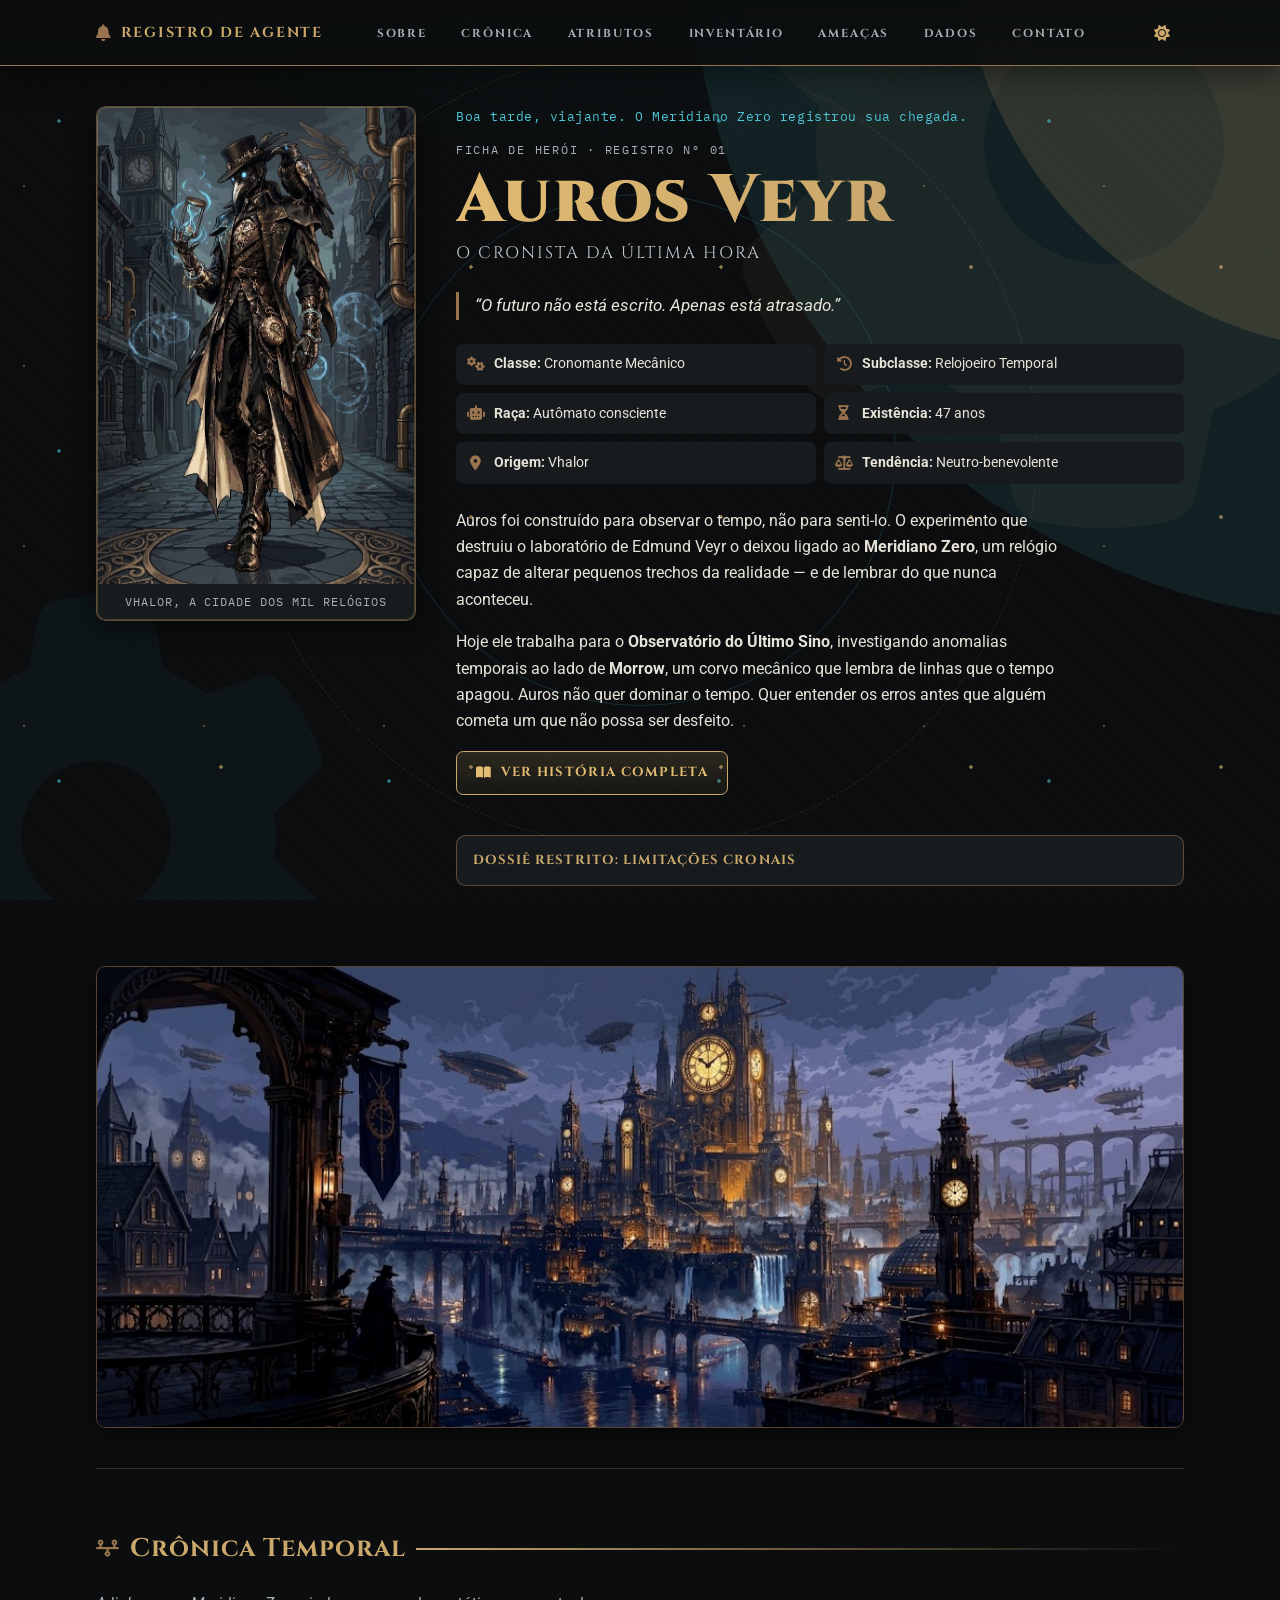
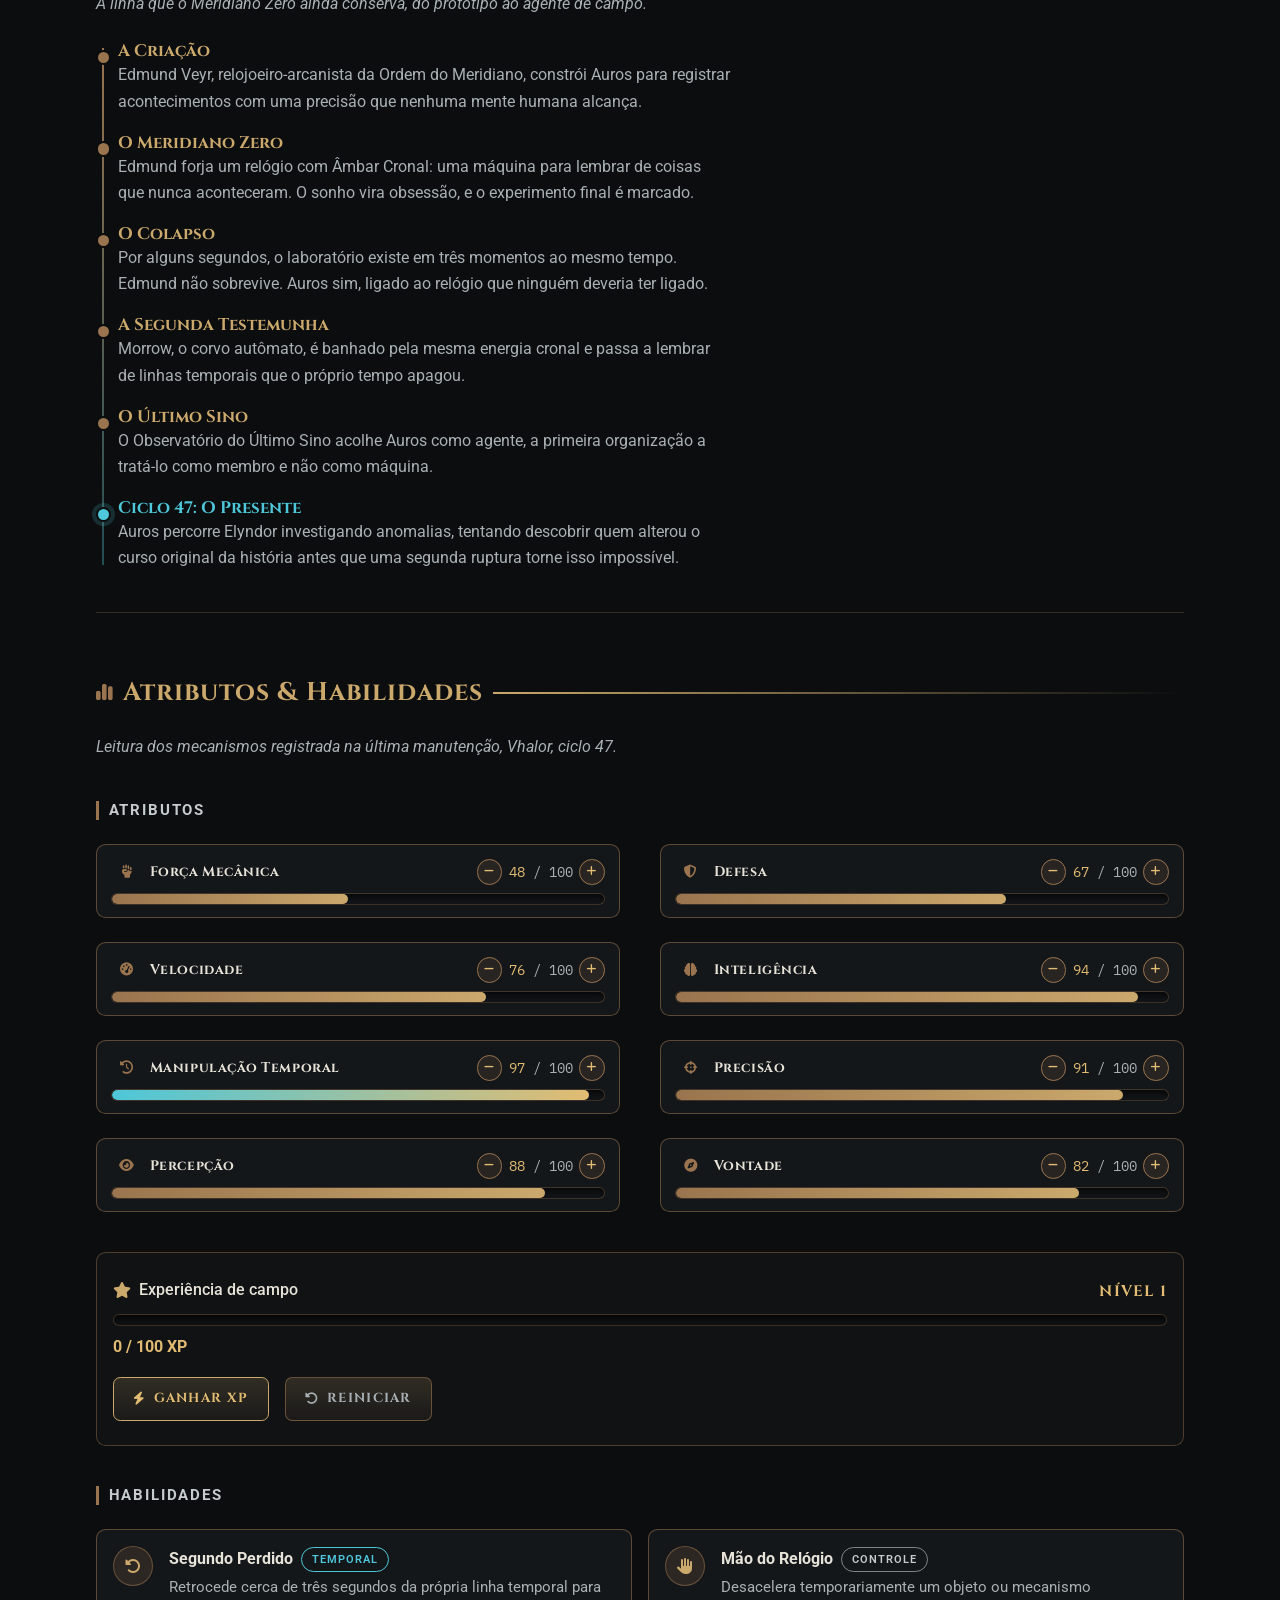
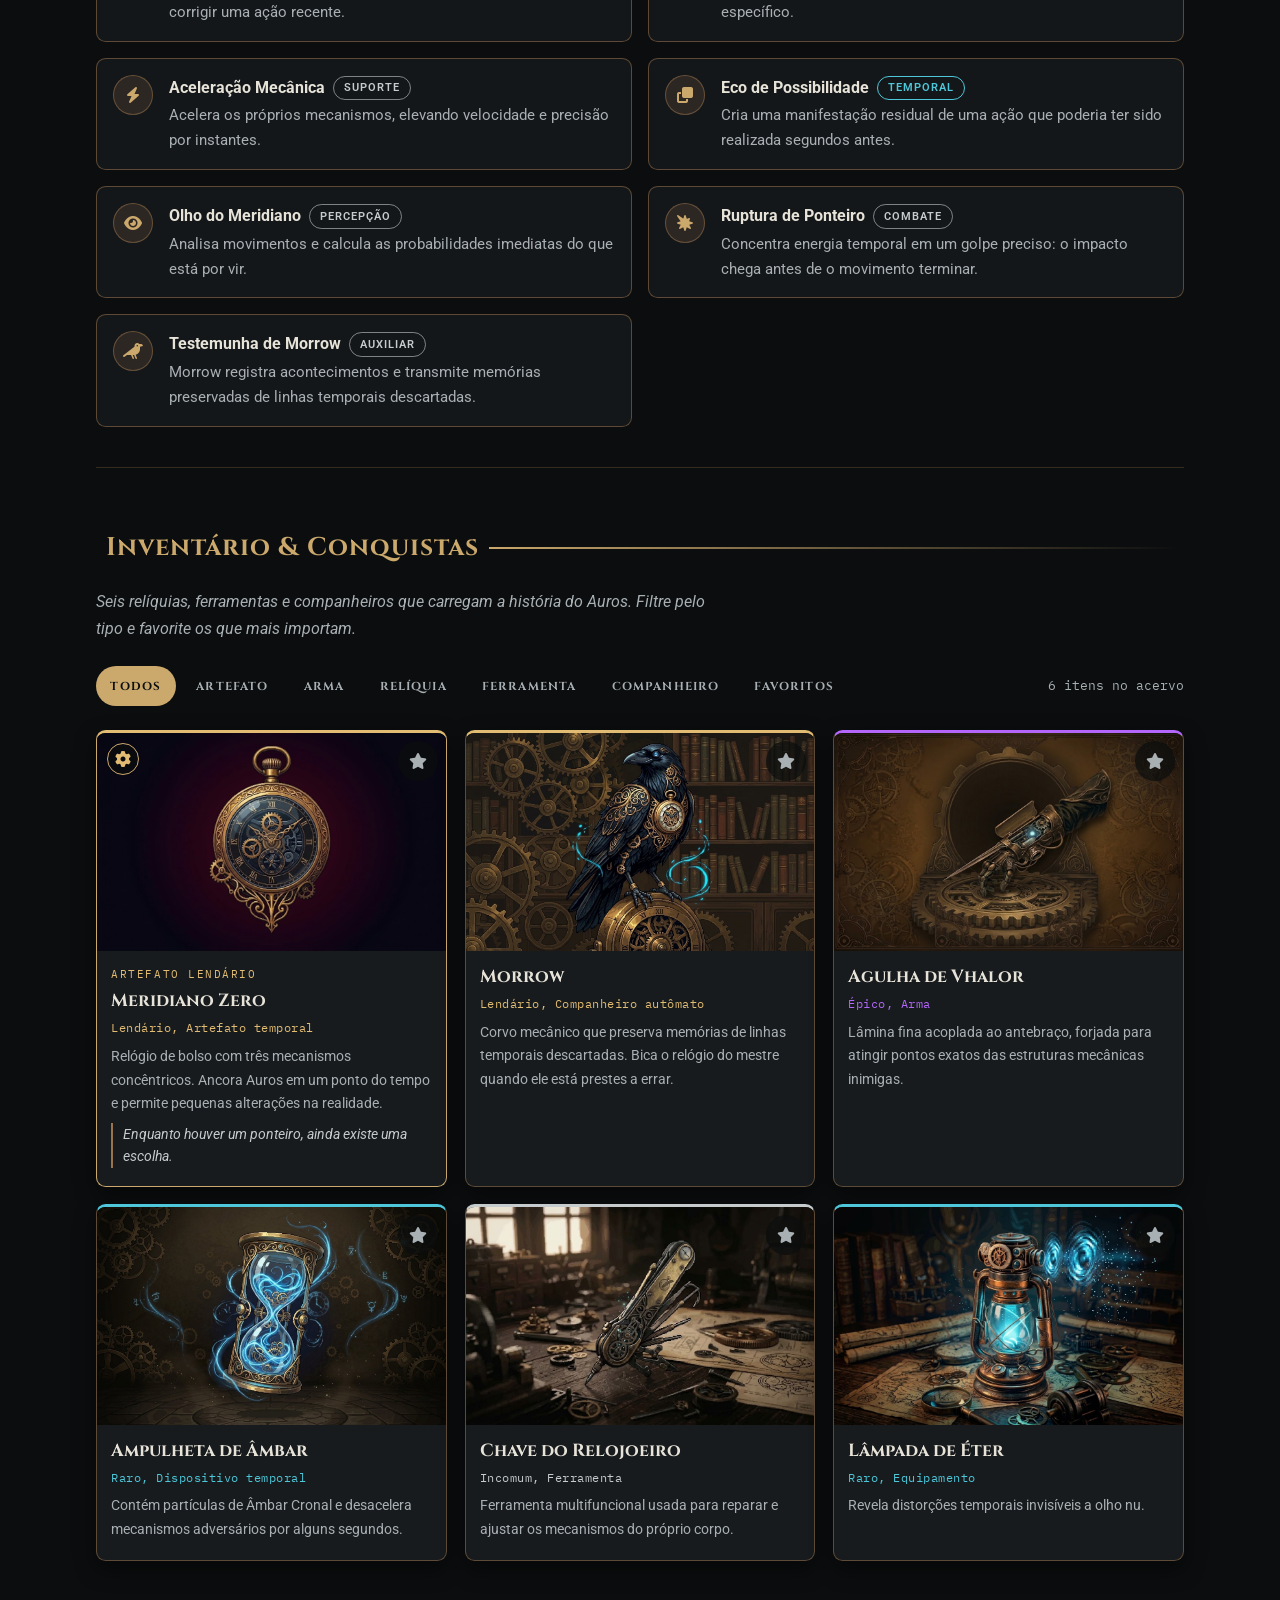
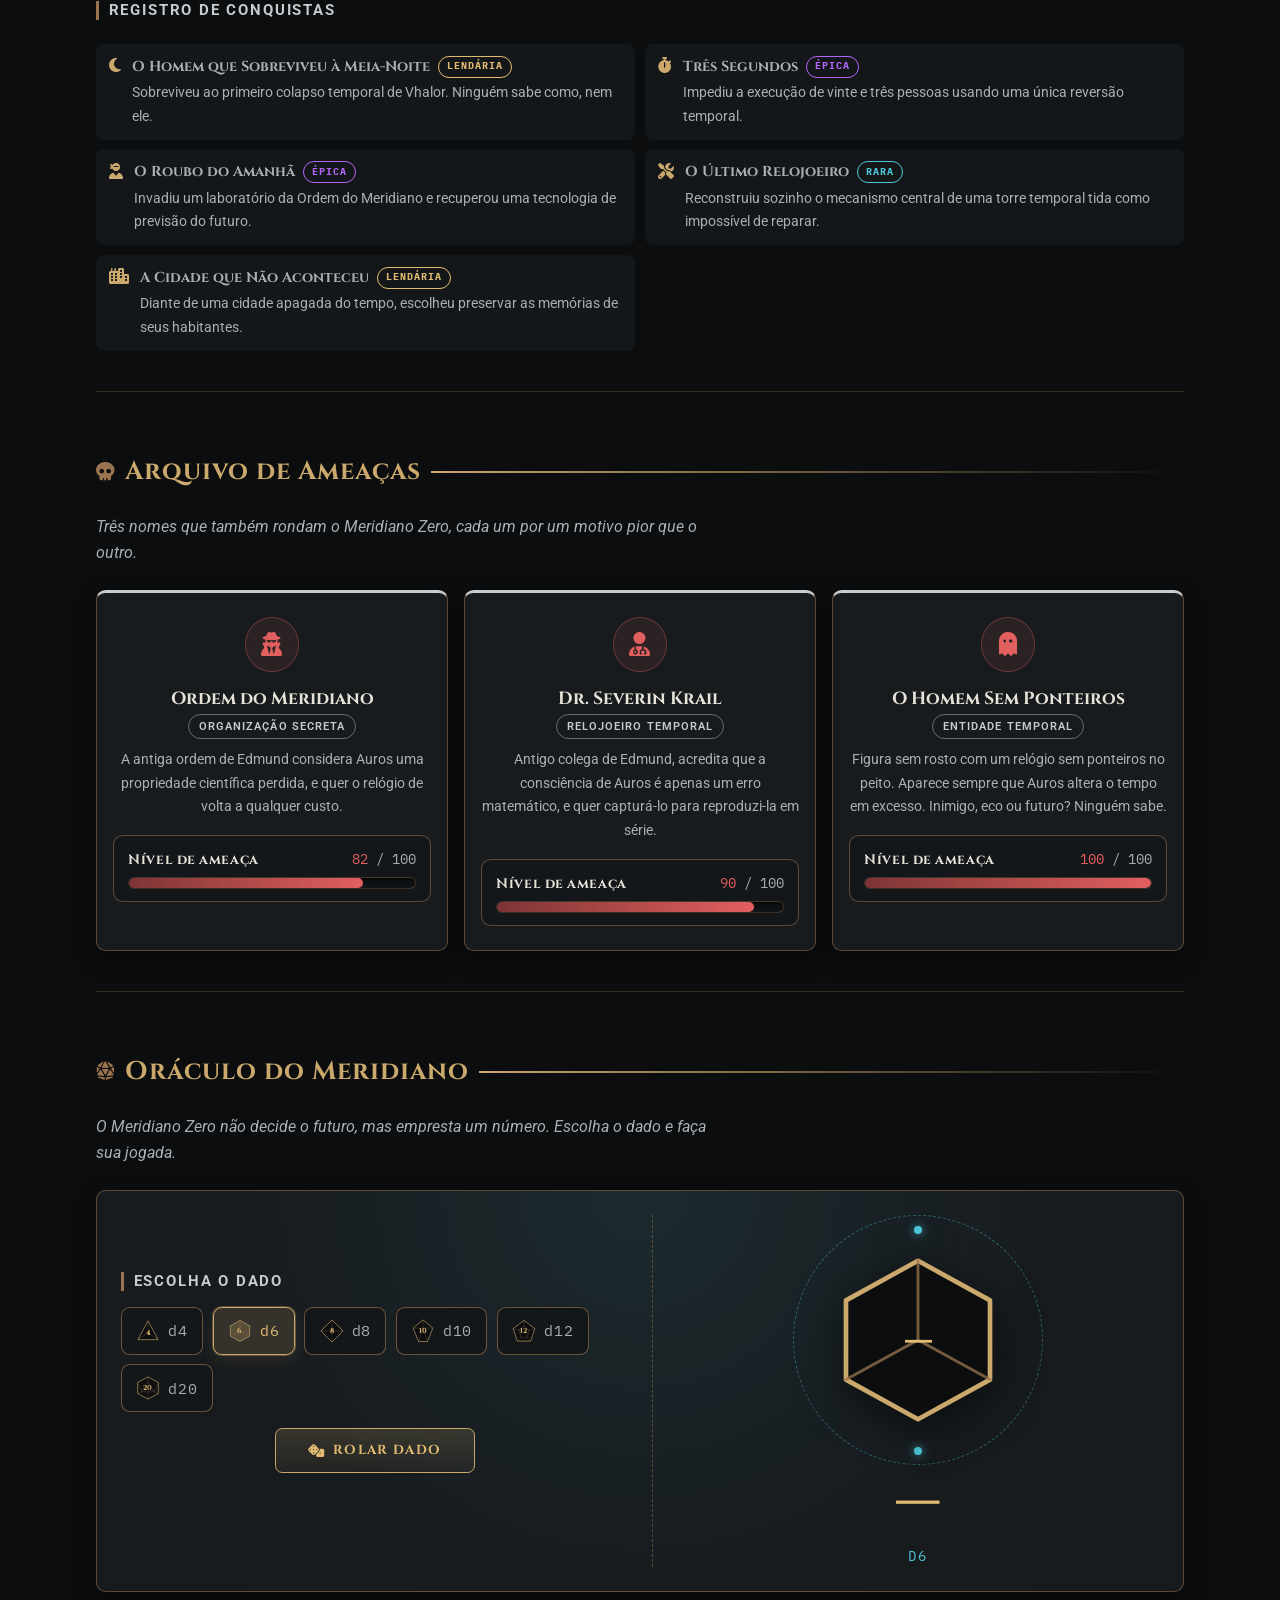
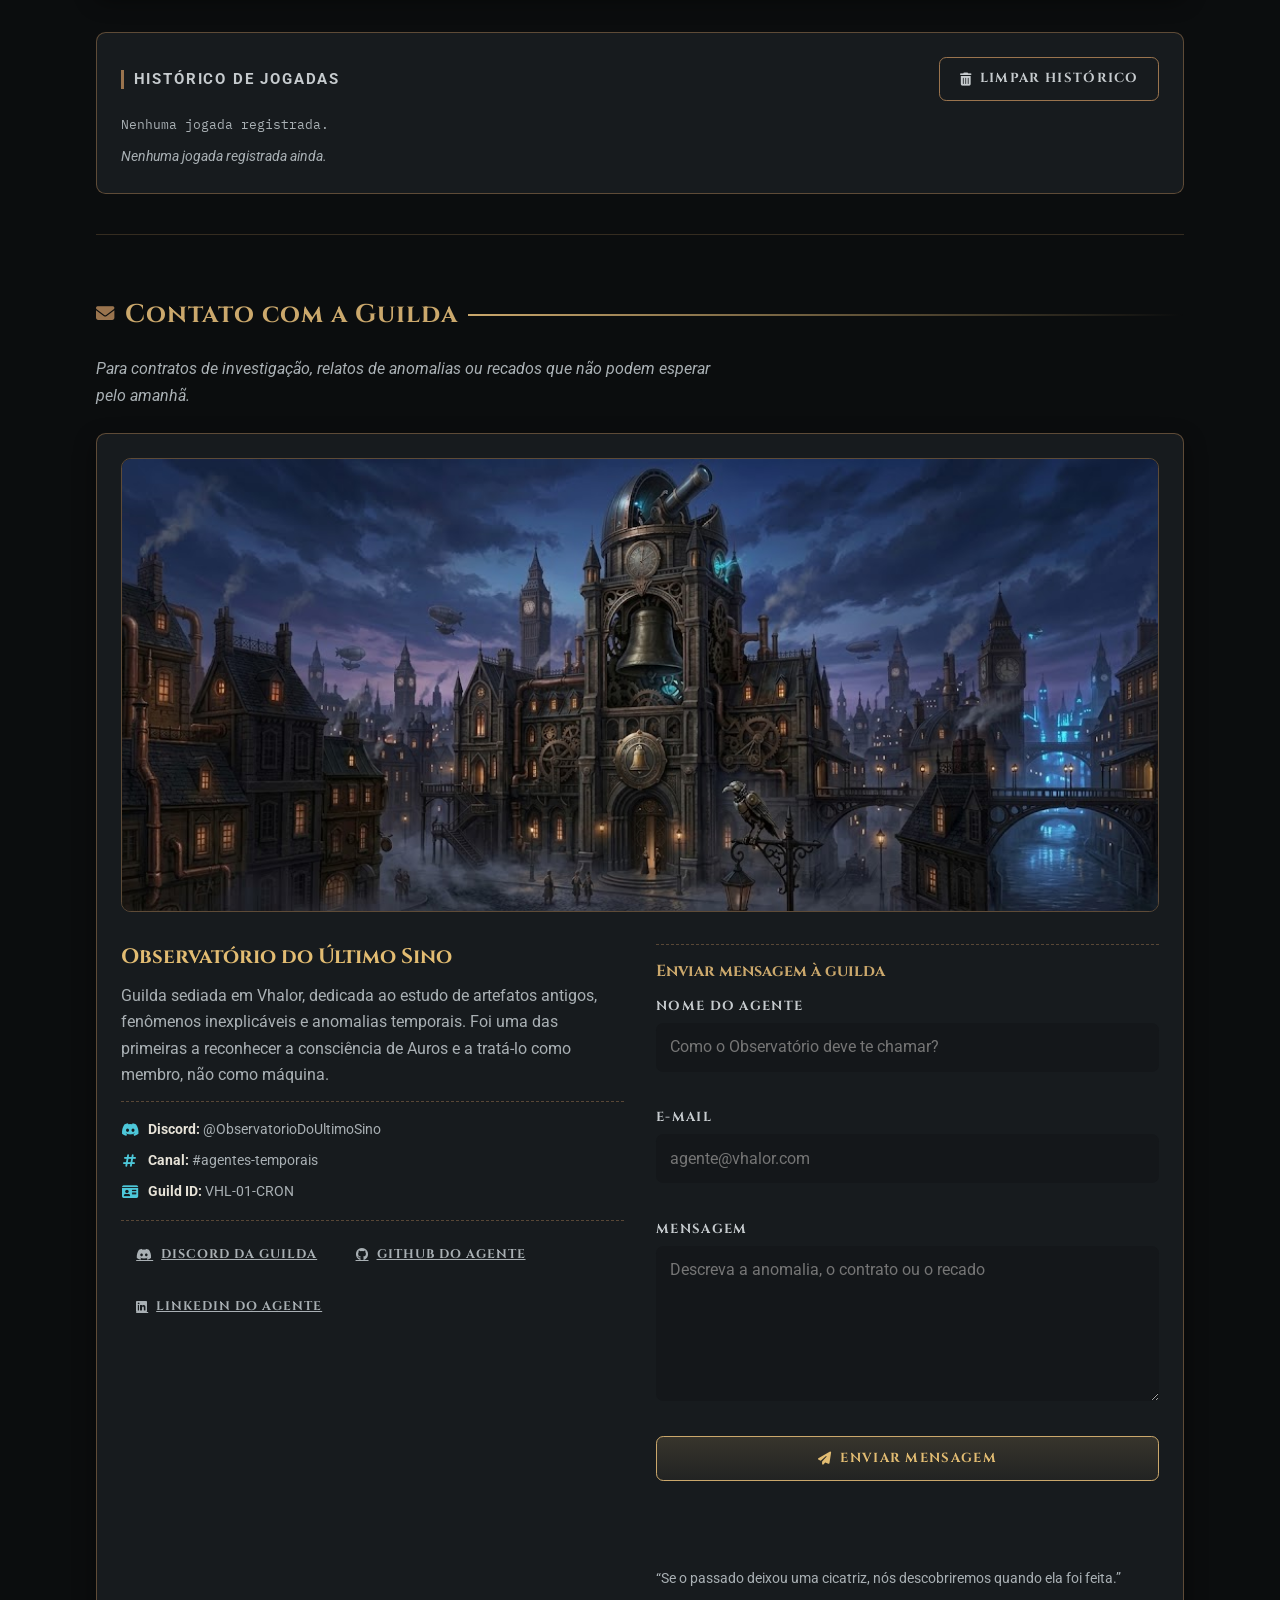
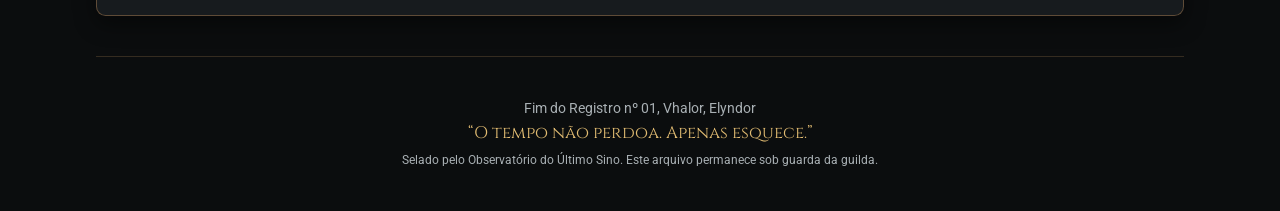
<file: Ficha do Heroi Completo/index.html>
<!DOCTYPE html>
<html lang="pt-BR">
<head>
  <meta charset="UTF-8">
  <meta name="viewport" content="width=device-width, initial-scale=1.0">
  <meta name="description" content="Ficha de herói de Auros Veyr, o Cronista da Última Hora: autômato cronomante ligado ao Meridiano Zero. Projeto de Desenvolvimento Web em HTML, CSS e JavaScript.">
  <meta name="theme-color" content="#0B0D0E">
  <title>Auros Veyr | Ficha de Herói</title>

  <link rel="icon" type="image/svg+xml" href="imagens/favicon.svg">

  <link rel="preconnect" href="https://fonts.googleapis.com">
  <link rel="preconnect" href="https://fonts.gstatic.com" crossorigin>
  <link href="https://fonts.googleapis.com/css2?family=Cinzel:wght@500;700;900&family=IBM+Plex+Mono:wght@400;500;600&family=Roboto:wght@400;500;700&display=swap" rel="stylesheet">

  <link rel="stylesheet" href="https://cdnjs.cloudflare.com/ajax/libs/font-awesome/6.5.2/css/all.min.css">

  <link rel="stylesheet" href="style.css">
</head>
<body>

  <div class="fundo-temporal" aria-hidden="true">
    <span class="fundo-anel fundo-anel--a"></span>
    <span class="fundo-anel fundo-anel--b"></span>
    <i class="fa-solid fa-gear fundo-engrenagem fundo-engrenagem--a"></i>
    <i class="fa-solid fa-gear fundo-engrenagem fundo-engrenagem--b"></i>
    <span class="fundo-particulas"></span>
  </div>

  <div class="barra-progresso" id="barra-progresso" aria-hidden="true"></div>

  <a class="pular-link" href="#conteudo">Pular para o conteúdo principal</a>

  <header class="cabecalho">
    <div class="cabecalho-container">

      <a class="marca" href="#sobre" title="Voltar ao topo da ficha">
        <i class="fa-solid fa-bell" aria-hidden="true"></i>
        <span>Registro de Agente</span>
      </a>

      <nav class="navegacao" id="menu-principal" aria-label="Navegação principal">
        <ul class="navegacao-lista">
          <li><a class="link-navegacao" href="#sobre">Sobre</a></li>
          <li><a class="link-navegacao" href="#cronica">Crônica</a></li>
          <li><a class="link-navegacao" href="#atributos">Atributos</a></li>
          <li><a class="link-navegacao" href="#inventario">Inventário</a></li>
          <li><a class="link-navegacao" href="#ameacas">Ameaças</a></li>
          <li><a class="link-navegacao" href="#dados">Dados</a></li>
          <li><a class="link-navegacao" href="#contato">Contato</a></li>
        </ul>
      </nav>

      <div class="cabecalho-controles">

        <button class="botao-icone" id="botao-tema" type="button" aria-pressed="false" title="Alternar modo diurno da guilda">
          <i class="fa-solid fa-sun" aria-hidden="true"></i>
          <span class="somente-leitor">Alternar modo diurno</span>
        </button>

        <button class="botao-icone botao-menu" id="botao-menu" type="button" aria-expanded="false" aria-controls="menu-principal" title="Abrir menu">
          <i class="fa-solid fa-bars" aria-hidden="true"></i>
          <span class="somente-leitor">Abrir menu de navegação</span>
        </button>

      </div>

    </div>
  </header>

  <main id="conteudo" class="conteudo">

    <section id="sobre" class="secao secao-heroi">
      <figure class="heroi-retrato">
        <img class="heroi-avatar" src="imagens/avatar-auros.jpg" alt="Ilustração de Auros Veyr, autômato cronomante mascarado, com o relógio Meridiano Zero ao fundo.">
        <figcaption class="heroi-retrato-legenda">Vhalor, a Cidade dos Mil Relógios</figcaption>
      </figure>

      <div class="heroi-info">
        <p class="saudacao" id="saudacao"></p>
        <p class="heroi-epiteto">Ficha de Herói · Registro nº 01</p>
        <h1 class="heroi-nome">Auros Veyr</h1>
        <p class="heroi-titulo">O Cronista da Última Hora</p>

        <blockquote class="heroi-frase">
          <p>“O futuro não está escrito. Apenas está atrasado.”</p>
        </blockquote>

        <ul class="ficha-dados">
          <li><i class="fa-solid fa-gears" aria-hidden="true"></i><span><strong>Classe:</strong> Cronomante Mecânico</span></li>
          <li><i class="fa-solid fa-clock-rotate-left" aria-hidden="true"></i><span><strong>Subclasse:</strong> Relojoeiro Temporal</span></li>
          <li><i class="fa-solid fa-robot" aria-hidden="true"></i><span><strong>Raça:</strong> Autômato consciente</span></li>
          <li><i class="fa-solid fa-hourglass-half" aria-hidden="true"></i><span><strong>Existência:</strong> 47 anos</span></li>
          <li><i class="fa-solid fa-location-dot" aria-hidden="true"></i><span><strong>Origem:</strong> Vhalor</span></li>
          <li><i class="fa-solid fa-scale-balanced" aria-hidden="true"></i><span><strong>Tendência:</strong> Neutro-benevolente</span></li>
        </ul>

        <div class="heroi-bio">
          <p>Auros foi construído para observar o tempo, não para senti-lo. O experimento que destruiu o laboratório de Edmund Veyr o deixou ligado ao <strong>Meridiano Zero</strong>, um relógio capaz de alterar pequenos trechos da realidade — e de lembrar do que nunca aconteceu.</p>
          <p>Hoje ele trabalha para o <strong>Observatório do Último Sino</strong>, investigando anomalias temporais ao lado de <strong>Morrow</strong>, um corvo mecânico que lembra de linhas que o tempo apagou. Auros não quer dominar o tempo. Quer entender os erros antes que alguém cometa um que não possa ser desfeito.</p>
        </div>

        <div class="historia" id="historia-completa">
          <p>Edmund Veyr nunca quis um filho. Quis uma testemunha. Nas oficinas frias da Ordem do Meridiano, passou onze anos montando um autômato que registrasse o tempo com uma precisão que nenhuma memória humana alcança, e deu a ele um nome antigo: Auros, que na língua de Vhalor significa "aquele que escuta o que já passou".</p>
          <p>O que Edmund não previu foi o acidente. Quando o Meridiano Zero foi ligado pela primeira vez, o laboratório existiu em três momentos ao mesmo tempo. Por alguns segundos, o tempo deixou de ser uma linha e virou um nó. Edmund não sobreviveu. Auros sim — e acordou carregando algo que nenhum relojoeiro sabe construir: a lembrança de vidas que nunca aconteceram.</p>
          <p>Desde então, cada anomalia que ele investiga é uma chance de entender o que o criador não entendeu. Cada alteração cobra um preço dos mecanismos dele. Auros não quer consertar o passado. Quer chegar ao fim dele inteiro.</p>
        </div>

        <button class="botao-acao botao-historia" id="botao-historia" type="button" aria-expanded="false" aria-controls="historia-completa">
          <i class="fa-solid fa-book-open" aria-hidden="true"></i>
          <span id="texto-historia">Ver história completa</span>
        </button>

        <details class="dossie">
          <summary>Dossiê restrito: limitações cronais</summary>
          <ul class="dossie-lista">
            <li><strong>Dívida cronal:</strong> toda alteração temporal desgasta os mecanismos.</li>
            <li><strong>A memória permanece:</strong> quando o tempo volta, o mundo esquece. Ele não.</li>
            <li><strong>O relógio precisa existir:</strong> sem o Meridiano Zero, os poderes quase desaparecem.</li>
            <li><strong>O futuro não é certeza:</strong> ele enxerga possibilidades, não destinos.</li>
          </ul>
        </details>
      </div>

      <img class="card-imagem card-imagem--local" src="imagens/vhalor.jpg" alt="Panorama de Vhalor, a Cidade dos Mil Relógios, com torres e engrenagens ao entardecer.">
    </section>

    <section id="cronica" class="secao">
      <h2 class="secao-titulo"><i class="fa-solid fa-timeline" aria-hidden="true"></i>Crônica Temporal</h2>
      <p class="secao-introducao">A linha que o Meridiano Zero ainda conserva, do protótipo ao agente de campo.</p>

      <ol class="cronica-lista">
        <li class="cronica-evento">
          <h3 class="cronica-titulo">A Criação</h3>
          <p class="cronica-descricao">Edmund Veyr, relojoeiro-arcanista da Ordem do Meridiano, constrói Auros para registrar acontecimentos com uma precisão que nenhuma mente humana alcança.</p>
        </li>
        <li class="cronica-evento">
          <h3 class="cronica-titulo">O Meridiano Zero</h3>
          <p class="cronica-descricao">Edmund forja um relógio com Âmbar Cronal: uma máquina para lembrar de coisas que nunca aconteceram. O sonho vira obsessão, e o experimento final é marcado.</p>
        </li>
        <li class="cronica-evento">
          <h3 class="cronica-titulo">O Colapso</h3>
          <p class="cronica-descricao">Por alguns segundos, o laboratório existe em três momentos ao mesmo tempo. Edmund não sobrevive. Auros sim, ligado ao relógio que ninguém deveria ter ligado.</p>
        </li>
        <li class="cronica-evento">
          <h3 class="cronica-titulo">A Segunda Testemunha</h3>
          <p class="cronica-descricao">Morrow, o corvo autômato, é banhado pela mesma energia cronal e passa a lembrar de linhas temporais que o próprio tempo apagou.</p>
        </li>
        <li class="cronica-evento">
          <h3 class="cronica-titulo">O Último Sino</h3>
          <p class="cronica-descricao">O Observatório do Último Sino acolhe Auros como agente, a primeira organização a tratá-lo como membro e não como máquina.</p>
        </li>
        <li class="cronica-evento cronica-evento--atual">
          <h3 class="cronica-titulo">Ciclo 47: O Presente</h3>
          <p class="cronica-descricao">Auros percorre Elyndor investigando anomalias, tentando descobrir quem alterou o curso original da história antes que uma segunda ruptura torne isso impossível.</p>
        </li>
      </ol>
    </section>

    <section id="atributos" class="secao">
      <h2 class="secao-titulo"><i class="fa-solid fa-chart-simple" aria-hidden="true"></i>Atributos & Habilidades</h2>
      <p class="secao-introducao">Leitura dos mecanismos registrada na última manutenção, Vhalor, ciclo 47.</p>

      <h3 class="subtitulo">Atributos</h3>
      <div class="atributos-painel">

        <div class="barra-atributo">
          <div class="barra-atributo-info">
            <span class="barra-atributo-rotulo"><i class="fa-solid fa-hand-fist" aria-hidden="true"></i>Força Mecânica</span>
            <span class="barra-atributo-valor">48 <span class="barra-atributo-max">/ 100</span></span>
          </div>
            <div class="barra-trilho" role="progressbar" aria-valuenow="48" aria-valuemin="0" aria-valuemax="100" aria-label="Força Mecânica: 48 de 100">
              <div class="barra-preenchimento" style="width: 48%;"></div>
            </div>
          </div>

          <div class="barra-atributo">
            <div class="barra-atributo-info">
              <span class="barra-atributo-rotulo"><i class="fa-solid fa-shield-halved" aria-hidden="true"></i>Defesa</span>
              <span class="barra-atributo-valor">67 <span class="barra-atributo-max">/ 100</span></span>
            </div>
            <div class="barra-trilho" role="progressbar" aria-valuenow="67" aria-valuemin="0" aria-valuemax="100" aria-label="Defesa: 67 de 100">
              <div class="barra-preenchimento" style="width: 67%;"></div>
            </div>
          </div>

          <div class="barra-atributo">
            <div class="barra-atributo-info">
              <span class="barra-atributo-rotulo"><i class="fa-solid fa-gauge-high" aria-hidden="true"></i>Velocidade</span>
              <span class="barra-atributo-valor">76 <span class="barra-atributo-max">/ 100</span></span>
            </div>
            <div class="barra-trilho" role="progressbar" aria-valuenow="76" aria-valuemin="0" aria-valuemax="100" aria-label="Velocidade: 76 de 100">
              <div class="barra-preenchimento" style="width: 76%;"></div>
            </div>
          </div>

          <div class="barra-atributo">
            <div class="barra-atributo-info">
              <span class="barra-atributo-rotulo"><i class="fa-solid fa-brain" aria-hidden="true"></i>Inteligência</span>
              <span class="barra-atributo-valor">94 <span class="barra-atributo-max">/ 100</span></span>
            </div>
            <div class="barra-trilho" role="progressbar" aria-valuenow="94" aria-valuemin="0" aria-valuemax="100" aria-label="Inteligência: 94 de 100">
              <div class="barra-preenchimento" style="width: 94%;"></div>
            </div>
          </div>

          <div class="barra-atributo">
            <div class="barra-atributo-info">
              <span class="barra-atributo-rotulo"><i class="fa-solid fa-clock-rotate-left" aria-hidden="true"></i>Manipulação Temporal</span>
              <span class="barra-atributo-valor">97 <span class="barra-atributo-max">/ 100</span></span>
            </div>
            <div class="barra-trilho" role="progressbar" aria-valuenow="97" aria-valuemin="0" aria-valuemax="100" aria-label="Manipulação Temporal: 97 de 100">
              <div class="barra-preenchimento barra-preenchimento--temporal" style="width: 97%;"></div>
            </div>
          </div>

          <div class="barra-atributo">
            <div class="barra-atributo-info">
              <span class="barra-atributo-rotulo"><i class="fa-solid fa-crosshairs" aria-hidden="true"></i>Precisão</span>
              <span class="barra-atributo-valor">91 <span class="barra-atributo-max">/ 100</span></span>
            </div>
            <div class="barra-trilho" role="progressbar" aria-valuenow="91" aria-valuemin="0" aria-valuemax="100" aria-label="Precisão: 91 de 100">
              <div class="barra-preenchimento" style="width: 91%;"></div>
            </div>
          </div>

          <div class="barra-atributo">
            <div class="barra-atributo-info">
              <span class="barra-atributo-rotulo"><i class="fa-solid fa-eye" aria-hidden="true"></i>Percepção</span>
              <span class="barra-atributo-valor">88 <span class="barra-atributo-max">/ 100</span></span>
            </div>
            <div class="barra-trilho" role="progressbar" aria-valuenow="88" aria-valuemin="0" aria-valuemax="100" aria-label="Percepção: 88 de 100">
              <div class="barra-preenchimento" style="width: 88%;"></div>
            </div>
          </div>

          <div class="barra-atributo">
            <div class="barra-atributo-info">
              <span class="barra-atributo-rotulo"><i class="fa-solid fa-compass" aria-hidden="true"></i>Vontade</span>
              <span class="barra-atributo-valor">82 <span class="barra-atributo-max">/ 100</span></span>
            </div>
            <div class="barra-trilho" role="progressbar" aria-valuenow="82" aria-valuemin="0" aria-valuemax="100" aria-label="Vontade: 82 de 100">
              <div class="barra-preenchimento" style="width: 82%;"></div>
            </div>
          </div>
      </div>

      <div class="painel-xp">

        <div class="xp-topo">
          <p class="xp-rotulo"><i class="fa-solid fa-star" aria-hidden="true"></i>Experiência de campo</p>
          <p class="xp-nivel">Nível <span id="xp-nivel">1</span></p>
        </div>

        <div class="barra-trilho barra-trilho--xp" id="xp-trilho" role="progressbar" aria-valuenow="0" aria-valuemin="0" aria-valuemax="100" aria-label="Experiência de campo">
          <div class="barra-preenchimento barra-preenchimento--xp" id="xp-preenchimento"></div>
        </div>

        <div class="xp-rodape">
          <p class="xp-valor"><span id="xp-atual">0</span> / 100 XP</p>
          <p class="xp-mensagem" id="xp-mensagem" role="status" aria-live="polite"></p>
        </div>

        <div class="xp-acoes">
          <button class="botao-acao" id="botao-xp" type="button">
            <i class="fa-solid fa-bolt" aria-hidden="true"></i>Ganhar XP
          </button>
          <button class="botao-acao botao-acao--vazio" id="botao-xp-reset" type="button">
            <i class="fa-solid fa-rotate-left" aria-hidden="true"></i>Reiniciar
          </button>
        </div>

      </div>

      <h3 class="subtitulo">Habilidades</h3>
      <ul class="habilidades-lista">
        <li class="habilidade-item">
          <i class="fa-solid fa-rotate-left habilidade-icone" aria-hidden="true"></i>
          <div class="habilidade-texto">
            <p class="habilidade-nome">Segundo Perdido <span class="habilidade-tipo habilidade-tipo--temporal">Temporal</span></p>
            <p class="habilidade-descricao">Retrocede cerca de três segundos da própria linha temporal para corrigir uma ação recente.</p>
          </div>
        </li>
        <li class="habilidade-item">
          <i class="fa-solid fa-hand habilidade-icone" aria-hidden="true"></i>
          <div class="habilidade-texto">
            <p class="habilidade-nome">Mão do Relógio <span class="habilidade-tipo">Controle</span></p>
            <p class="habilidade-descricao">Desacelera temporariamente um objeto ou mecanismo específico.</p>
          </div>
        </li>
        <li class="habilidade-item">
          <i class="fa-solid fa-bolt habilidade-icone" aria-hidden="true"></i>
          <div class="habilidade-texto">
            <p class="habilidade-nome">Aceleração Mecânica <span class="habilidade-tipo">Suporte</span></p>
            <p class="habilidade-descricao">Acelera os próprios mecanismos, elevando velocidade e precisão por instantes.</p>
          </div>
        </li>
        <li class="habilidade-item">
          <i class="fa-solid fa-clone habilidade-icone" aria-hidden="true"></i>
          <div class="habilidade-texto">
            <p class="habilidade-nome">Eco de Possibilidade <span class="habilidade-tipo habilidade-tipo--temporal">Temporal</span></p>
            <p class="habilidade-descricao">Cria uma manifestação residual de uma ação que poderia ter sido realizada segundos antes.</p>
          </div>
        </li>
        <li class="habilidade-item">
          <i class="fa-solid fa-eye habilidade-icone" aria-hidden="true"></i>
          <div class="habilidade-texto">
            <p class="habilidade-nome">Olho do Meridiano <span class="habilidade-tipo">Percepção</span></p>
            <p class="habilidade-descricao">Analisa movimentos e calcula as probabilidades imediatas do que está por vir.</p>
          </div>
        </li>
        <li class="habilidade-item">
          <i class="fa-solid fa-burst habilidade-icone" aria-hidden="true"></i>
          <div class="habilidade-texto">
            <p class="habilidade-nome">Ruptura de Ponteiro <span class="habilidade-tipo">Combate</span></p>
            <p class="habilidade-descricao">Concentra energia temporal em um golpe preciso: o impacto chega antes de o movimento terminar.</p>
          </div>
        </li>
        <li class="habilidade-item">
          <i class="fa-solid fa-crow habilidade-icone" aria-hidden="true"></i>
          <div class="habilidade-texto">
            <p class="habilidade-nome">Testemunha de Morrow <span class="habilidade-tipo">Auxiliar</span></p>
            <p class="habilidade-descricao">Morrow registra acontecimentos e transmite memórias preservadas de linhas temporais descartadas.</p>
          </div>
        </li>
      </ul>

    </section>

    <section id="inventario" class="secao">
      <h2 class="secao-titulo"><i class="fa-solid fa-sack" aria-hidden="true"></i>Inventário & Conquistas</h2>
      <p class="secao-introducao">Seis relíquias, ferramentas e companheiros que carregam a história do Auros. Filtre pelo tipo e favorite os que mais importam.</p>

      <div class="inventario-controles">
        <div class="filtros" role="group" aria-label="Filtrar itens por categoria">
          <button class="botao-filtro ativo" type="button" data-filtro="todos">Todos</button>
          <button class="botao-filtro" type="button" data-filtro="Artefato">Artefato</button>
          <button class="botao-filtro" type="button" data-filtro="Arma">Arma</button>
          <button class="botao-filtro" type="button" data-filtro="Relíquia">Relíquia</button>
          <button class="botao-filtro" type="button" data-filtro="Ferramenta">Ferramenta</button>
          <button class="botao-filtro" type="button" data-filtro="Companheiro">Companheiro</button>
          <button class="botao-filtro" type="button" data-filtro="favoritos">Favoritos</button>
        </div>
        <p class="contador-itens" id="contador-itens">6 itens no acervo</p>
      </div>

      <div class="inventario-grid" id="inventario-grid"></div>

      <h3 class="subtitulo">Registro de conquistas</h3>
      <ol class="conquistas-lista">
        <li class="conquista-item">
          <i class="fa-solid fa-moon conquista-icone" aria-hidden="true"></i>
          <div class="conquista-texto">
            <p class="conquista-nome">O Homem que Sobreviveu à Meia-Noite <span class="conquista-raridade conquista-raridade--lendaria">Lendária</span></p>
            <p class="conquista-descricao">Sobreviveu ao primeiro colapso temporal de Vhalor. Ninguém sabe como, nem ele.</p>
          </div>
        </li>
        <li class="conquista-item">
          <i class="fa-solid fa-stopwatch conquista-icone" aria-hidden="true"></i>
          <div class="conquista-texto">
            <p class="conquista-nome">Três Segundos <span class="conquista-raridade conquista-raridade--epica">Épica</span></p>
            <p class="conquista-descricao">Impediu a execução de vinte e três pessoas usando uma única reversão temporal.</p>
          </div>
        </li>
        <li class="conquista-item">
          <i class="fa-solid fa-user-ninja conquista-icone" aria-hidden="true"></i>
          <div class="conquista-texto">
            <p class="conquista-nome">O Roubo do Amanhã <span class="conquista-raridade conquista-raridade--epica">Épica</span></p>
            <p class="conquista-descricao">Invadiu um laboratório da Ordem do Meridiano e recuperou uma tecnologia de previsão do futuro.</p>
          </div>
        </li>
        <li class="conquista-item">
          <i class="fa-solid fa-screwdriver-wrench conquista-icone" aria-hidden="true"></i>
          <div class="conquista-texto">
            <p class="conquista-nome">O Último Relojoeiro <span class="conquista-raridade conquista-raridade--rara">Rara</span></p>
            <p class="conquista-descricao">Reconstruiu sozinho o mecanismo central de uma torre temporal tida como impossível de reparar.</p>
          </div>
        </li>
        <li class="conquista-item">
          <i class="fa-solid fa-city conquista-icone" aria-hidden="true"></i>
          <div class="conquista-texto">
            <p class="conquista-nome">A Cidade que Não Aconteceu <span class="conquista-raridade conquista-raridade--lendaria">Lendária</span></p>
            <p class="conquista-descricao">Diante de uma cidade apagada do tempo, escolheu preservar as memórias de seus habitantes.</p>
          </div>
        </li>
      </ol>
    </section>

    <section id="ameacas" class="secao">
      <h2 class="secao-titulo"><i class="fa-solid fa-skull" aria-hidden="true"></i>Arquivo de Ameaças</h2>
      <p class="secao-introducao">Três nomes que também rondam o Meridiano Zero, cada um por um motivo pior que o outro.</p>

      <div class="ameacas-grid">

        <article class="card-item ameaca-card">
          <i class="fa-solid fa-user-secret ameaca-icone" aria-hidden="true"></i>
          <h3 class="card-titulo">Ordem do Meridiano</h3>
          <p class="ameaca-tipo">Organização secreta</p>
          <p class="card-descricao">A antiga ordem de Edmund considera Auros uma propriedade científica perdida, e quer o relógio de volta a qualquer custo.</p>
          <div class="ameaca-nivel barra-atributo">
            <div class="barra-atributo-info">
              <span class="barra-atributo-rotulo">Nível de ameaça</span>
              <span class="barra-atributo-valor">82 <span class="barra-atributo-max">/ 100</span></span>
            </div>
            <div class="barra-trilho" role="progressbar" aria-valuenow="82" aria-valuemin="0" aria-valuemax="100" aria-label="Nível de ameaça da Ordem do Meridiano: 82 de 100">
              <div class="barra-preenchimento barra-preenchimento--ameaca" style="width: 82%;"></div>
            </div>
          </div>
        </article>

        <article class="card-item ameaca-card">
          <i class="fa-solid fa-user-doctor ameaca-icone" aria-hidden="true"></i>
          <h3 class="card-titulo">Dr. Severin Krail</h3>
          <p class="ameaca-tipo">Relojoeiro temporal</p>
          <p class="card-descricao">Antigo colega de Edmund, acredita que a consciência de Auros é apenas um erro matemático, e quer capturá-lo para reproduzi-la em série.</p>
          <div class="ameaca-nivel barra-atributo">
            <div class="barra-atributo-info">
              <span class="barra-atributo-rotulo">Nível de ameaça</span>
              <span class="barra-atributo-valor">90 <span class="barra-atributo-max">/ 100</span></span>
            </div>
            <div class="barra-trilho" role="progressbar" aria-valuenow="90" aria-valuemin="0" aria-valuemax="100" aria-label="Nível de ameaça do Dr. Severin Krail: 90 de 100">
              <div class="barra-preenchimento barra-preenchimento--ameaca" style="width: 90%;"></div>
            </div>
          </div>
        </article>

        <article class="card-item ameaca-card ameaca-card--desconhecida">
          <i class="fa-solid fa-ghost ameaca-icone" aria-hidden="true"></i>
          <h3 class="card-titulo">O Homem Sem Ponteiros</h3>
          <p class="ameaca-tipo">Entidade temporal</p>
          <p class="card-descricao">Figura sem rosto com um relógio sem ponteiros no peito. Aparece sempre que Auros altera o tempo em excesso. Inimigo, eco ou futuro? Ninguém sabe.</p>
          <div class="ameaca-nivel barra-atributo">
            <div class="barra-atributo-info">
              <span class="barra-atributo-rotulo">Nível de ameaça</span>
              <span class="barra-atributo-valor">100 <span class="barra-atributo-max">/ 100</span></span>
            </div>
            <div class="barra-trilho" role="progressbar" aria-valuenow="100" aria-valuemin="0" aria-valuemax="100" aria-label="Nível de ameaça do Homem Sem Ponteiros: 100 de 100">
              <div class="barra-preenchimento barra-preenchimento--ameaca" style="width: 100%;"></div>
            </div>
          </div>
        </article>

      </div>

    </section>

    <section id="dados" class="secao">
      <h2 class="secao-titulo"><i class="fa-solid fa-dice-d20" aria-hidden="true"></i>Oráculo do Meridiano</h2>
      <p class="secao-introducao">O Meridiano Zero não decide o futuro, mas empresta um número. Escolha o dado e faça sua jogada.</p>

      <div class="painel-oraculo">
        <div class="oraculo-grade">

          <div class="oraculo-controle">
            <h3 class="subtitulo">Escolha o dado</h3>
            <div class="dados-seletor" id="dados-seletor" role="group" aria-label="Escolher o tipo de dado"></div>
            <button class="botao-acao botao-rolar" id="botao-rolar" type="button">
              <i class="fa-solid fa-dice" aria-hidden="true"></i><span>Rolar dado</span>
            </button>
            <p class="dado-status" id="dado-status" role="status" aria-live="polite"></p>
          </div>

          <div class="oraculo-palco">
            <div class="dado-palco" id="dado-palco">
              <div class="dado-anel" aria-hidden="true"></div>
              <div class="dado-svg" id="dado-svg" aria-hidden="true"></div>
            </div>
            <p class="dado-resultado" id="dado-resultado">—</p>
            <p class="dado-tipo" id="dado-tipo">d6</p>
          </div>

        </div>
      </div>

      <div class="historico">
        <div class="historico-cabecalho">
          <h3 class="subtitulo">Histórico de jogadas</h3>
          <button class="botao-acao botao-secundario botao-limpar" id="botao-limpar-historico" type="button">
            <i class="fa-solid fa-trash-can" aria-hidden="true"></i><span>Limpar histórico</span>
          </button>
        </div>
        <p class="historico-contador" id="historico-contador">Nenhuma jogada registrada.</p>
        <ul class="historico-lista" id="historico-lista"></ul>
        <nav class="historico-paginacao" id="historico-paginacao" aria-label="Paginas do historico" hidden>
          <button class="botao-acao botao-secundario botao-pagina" id="pagina-anterior" type="button">
            <i class="fa-solid fa-chevron-left" aria-hidden="true"></i><span>Anterior</span>
          </button>
          <span class="pagina-rotulo" id="pagina-rotulo" aria-live="polite"></span>
          <button class="botao-acao botao-secundario botao-pagina" id="pagina-proxima" type="button">
            <span>Próxima</span><i class="fa-solid fa-chevron-right" aria-hidden="true"></i>
          </button>
        </nav>
      </div>
    </section>

    <section id="contato" class="secao">
      <h2 class="secao-titulo"><i class="fa-solid fa-envelope" aria-hidden="true"></i>Contato com a Guilda</h2>
      <p class="secao-introducao">Para contratos de investigação, relatos de anomalias ou recados que não podem esperar pelo amanhã.</p>

      <div class="guilda-cartao">

        <img class="card-imagem card-imagem--guilda" src="imagens/guilda-observatorio.jpg" alt="A sede do Observatório do Último Sino, torre com sino cercada por um círculo de relógio.">

        <div class="guilda-coluna">
          <h3 class="guilda-nome">Observatório do Último Sino</h3>
          <p class="guilda-descricao">Guilda sediada em Vhalor, dedicada ao estudo de artefatos antigos, fenômenos inexplicáveis e anomalias temporais. Foi uma das primeiras a reconhecer a consciência de Auros e a tratá-lo como membro, não como máquina.</p>

          <ul class="guilda-canais">
            <li><i class="fa-brands fa-discord" aria-hidden="true"></i><span><strong>Discord:</strong> @ObservatorioDoUltimoSino</span></li>
            <li><i class="fa-solid fa-hashtag" aria-hidden="true"></i><span><strong>Canal:</strong> #agentes-temporais</span></li>
            <li><i class="fa-solid fa-id-card" aria-hidden="true"></i><span><strong>Guild ID:</strong> VHL-01-CRON</span></li>
          </ul>

          <div class="guilda-acoes">
            <a class="botao-guilda" href="https://discord.com" target="_blank" rel="noopener noreferrer"><i class="fa-brands fa-discord" aria-hidden="true"></i>Discord da guilda</a>
            <a class="botao-guilda" href="https://github.com" target="_blank" rel="noopener noreferrer"><i class="fa-brands fa-github" aria-hidden="true"></i>GitHub do agente</a>
            <a class="botao-guilda" href="https://www.linkedin.com" target="_blank" rel="noopener noreferrer"><i class="fa-brands fa-linkedin" aria-hidden="true"></i>LinkedIn do agente</a>
          </div>
        </div>

        <div class="guilda-coluna">
          <form class="formulario" id="formulario-guilda" novalidate>

            <h3 class="formulario-titulo">Enviar mensagem à guilda</h3>

            <div class="formulario-campo">
              <label for="campo-nome">Nome do agente</label>
              <input id="campo-nome" name="nome" type="text" autocomplete="name" placeholder="Como o Observatório deve te chamar?">
              <p class="campo-erro" id="erro-nome"></p>
            </div>

            <div class="formulario-campo">
              <label for="campo-email">E-mail</label>
              <input id="campo-email" name="email" type="email" autocomplete="email" placeholder="agente@vhalor.com">
              <p class="campo-erro" id="erro-email"></p>
            </div>

            <div class="formulario-campo">
              <label for="campo-mensagem">Mensagem</label>
              <textarea id="campo-mensagem" name="mensagem" rows="5" placeholder="Descreva a anomalia, o contrato ou o recado"></textarea>
              <p class="campo-erro" id="erro-mensagem"></p>
            </div>

            <button class="botao-acao" type="submit"><i class="fa-solid fa-paper-plane" aria-hidden="true"></i><span>Enviar mensagem</span></button>
            <p class="formulario-status" id="formulario-status" role="status" aria-live="polite"></p>

          </form>

          <p class="guilda-resposta" id="guilda-resposta">“Solicitação recebida. O passado já foi consultado.”</p>
          <p class="guilda-lema">“Se o passado deixou uma cicatriz, nós descobriremos quando ela foi feita.”</p>
        </div>

      </div>
    </section>

  </main>

  <footer class="rodape">
    <p class="rodape-linha">Fim do Registro nº 01, Vhalor, Elyndor</p>
    <p class="rodape-linha rodape-frase">“O tempo não perdoa. Apenas esquece.”</p>
    <p class="rodape-linha"><small>Selado pelo Observatório do Último Sino. Este arquivo permanece sob guarda da guilda.</small></p>
  </footer>

  <button class="botao-topo" id="botao-topo" type="button" title="Voltar ao topo" aria-label="Voltar ao topo">
    <i class="fa-solid fa-arrow-up" aria-hidden="true"></i>
  </button>

  <script src="script.js"></script>
</body>
</html>
</file>
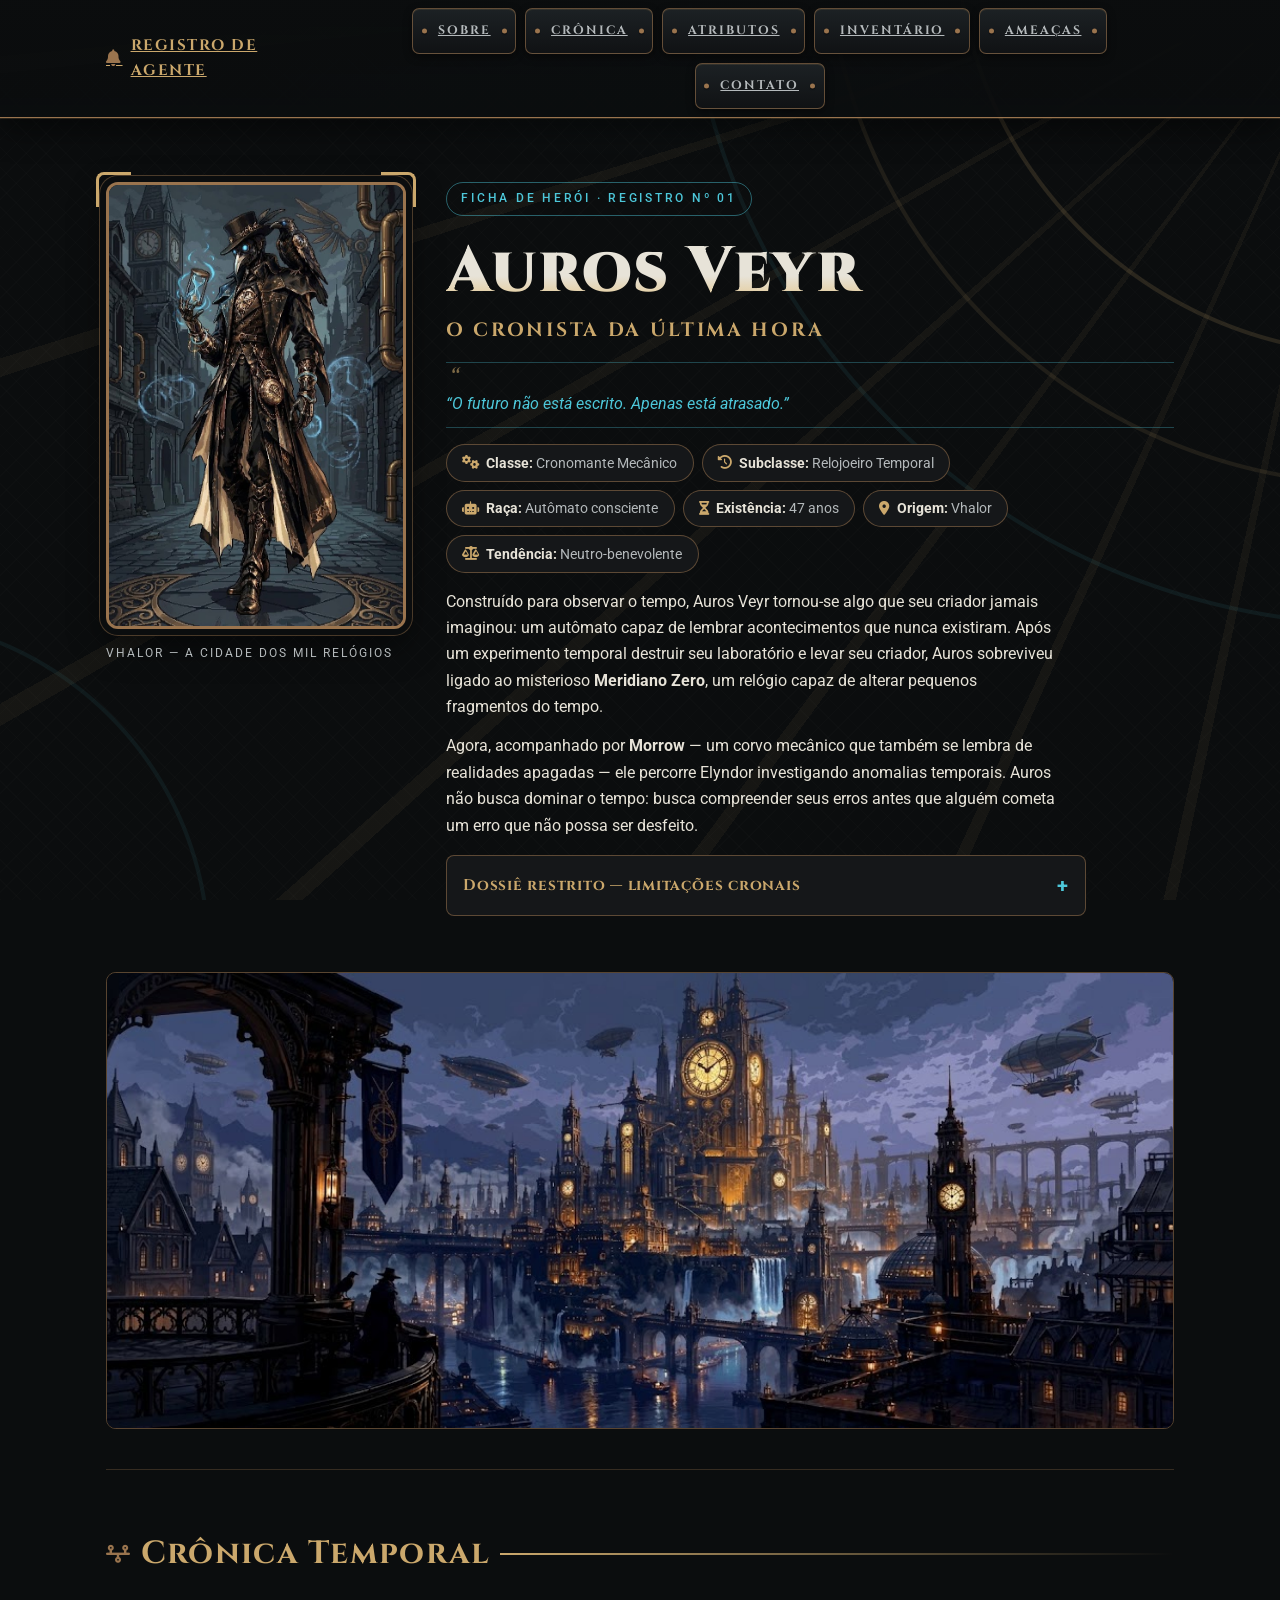
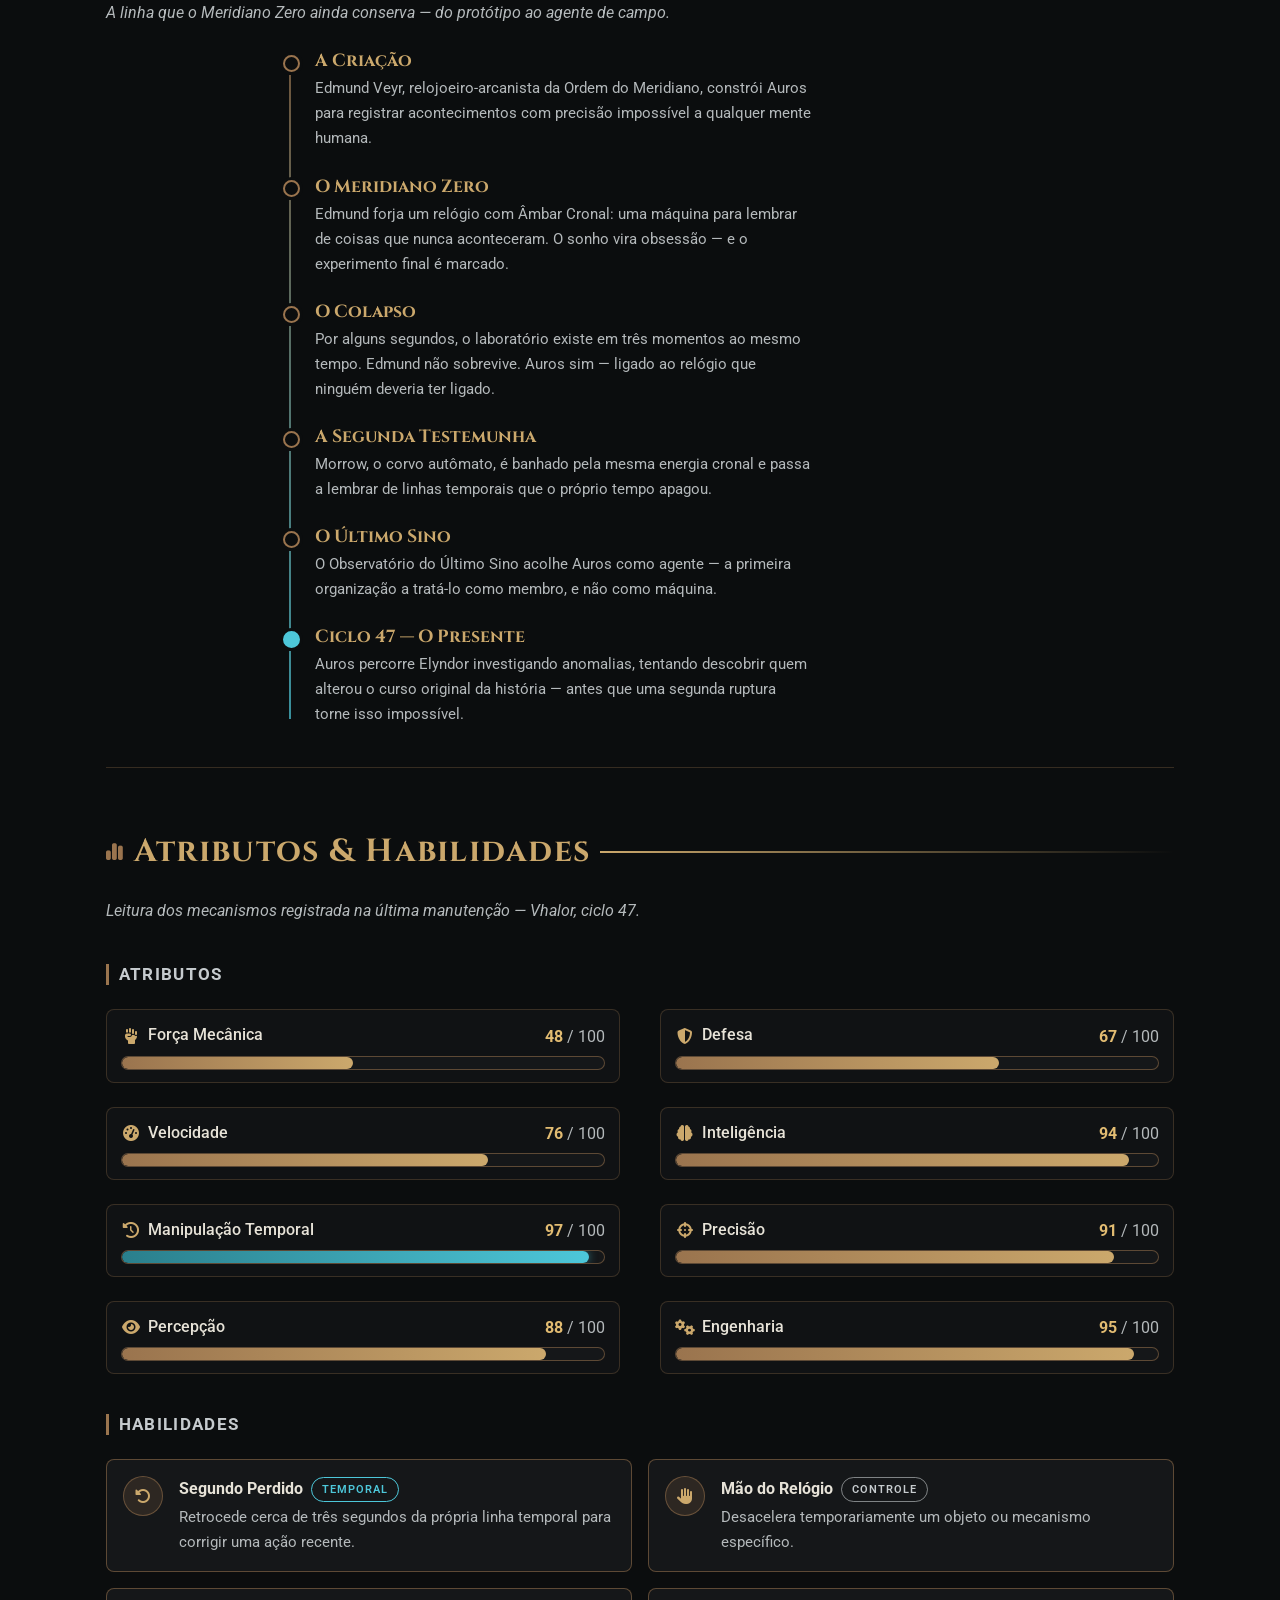
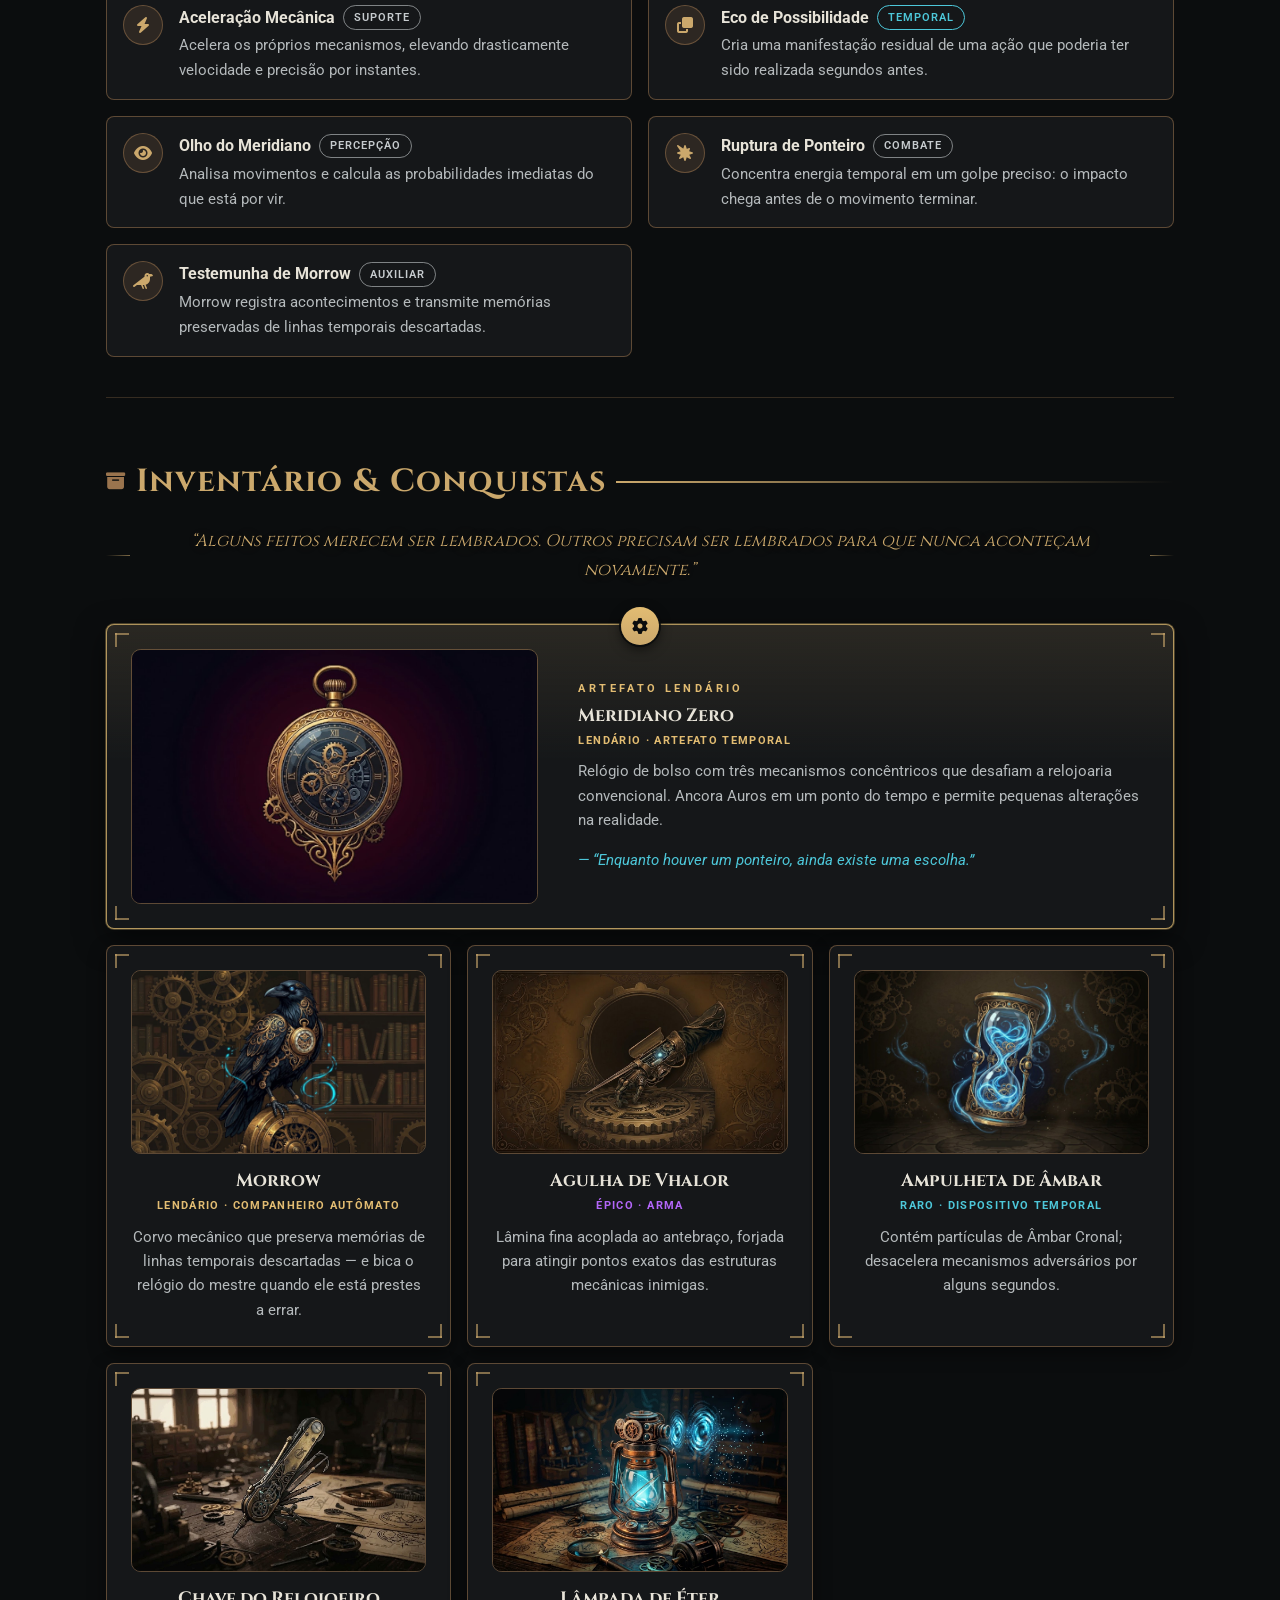
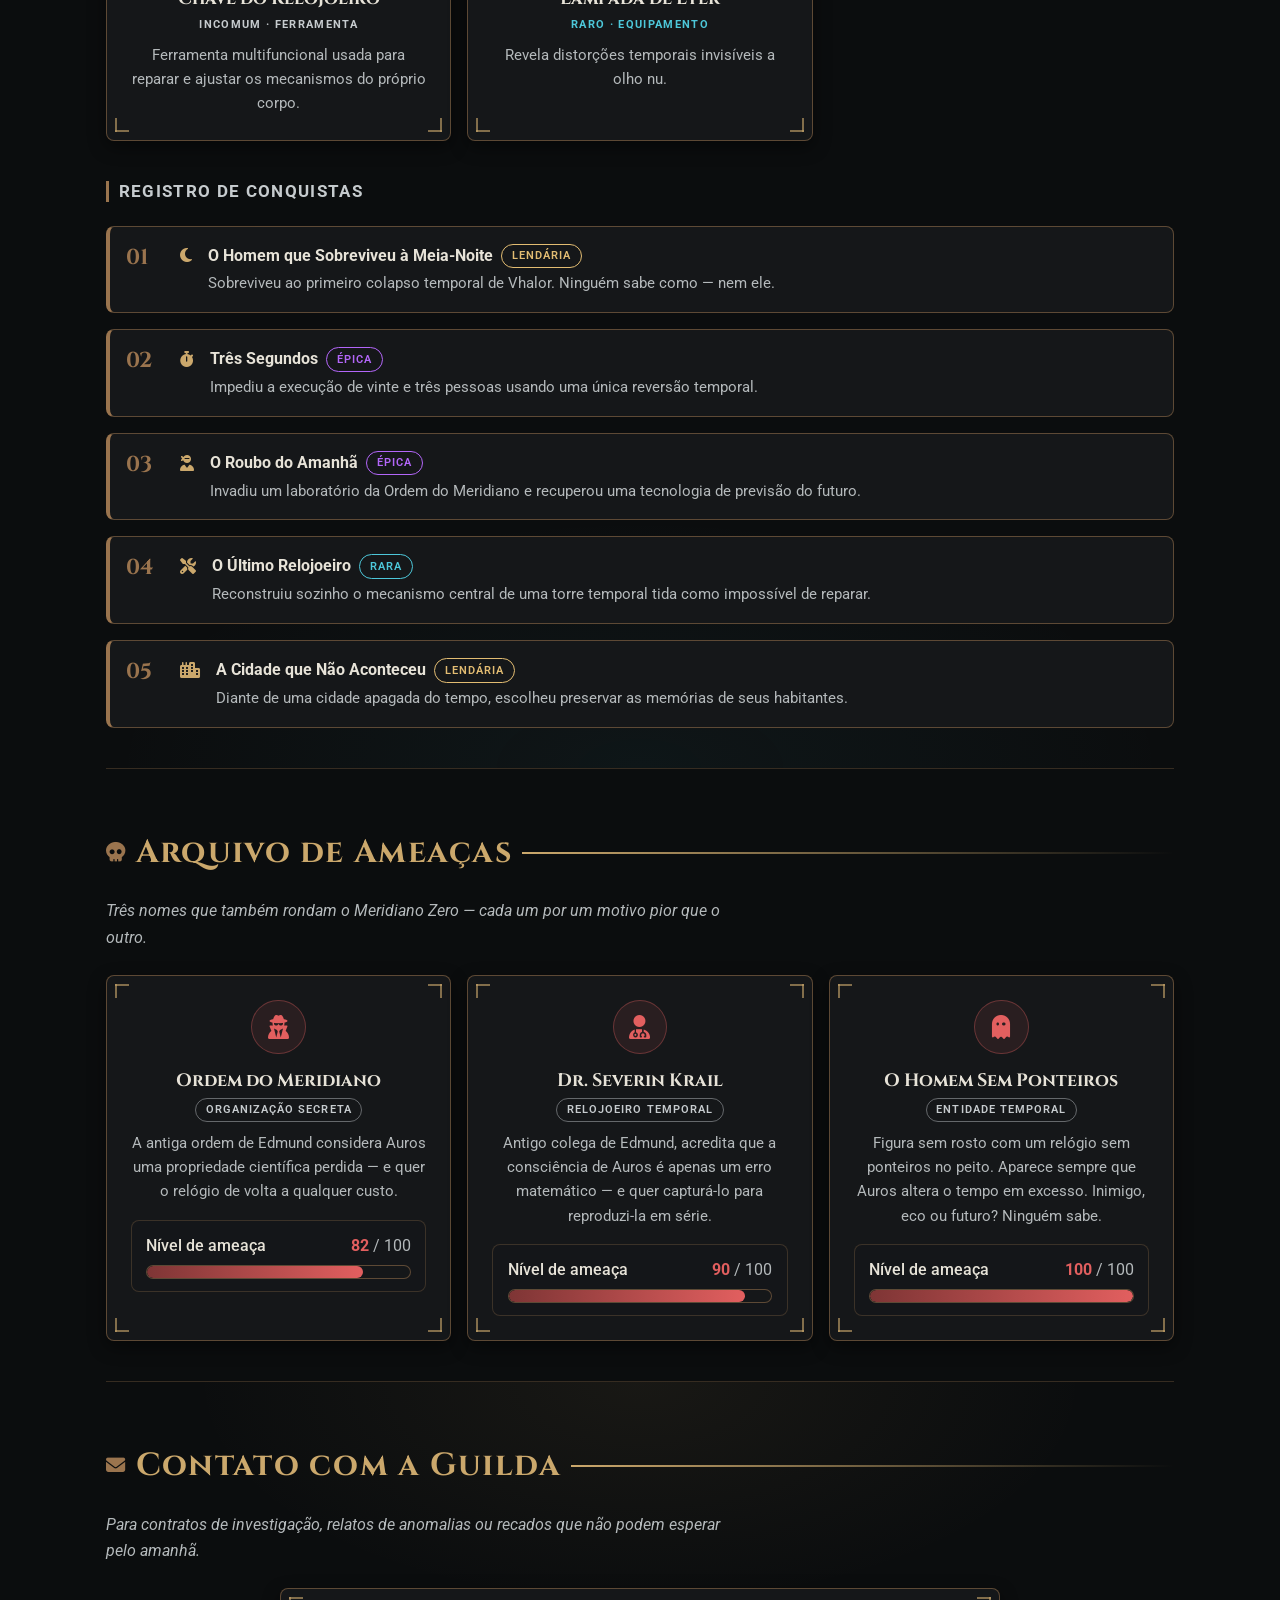
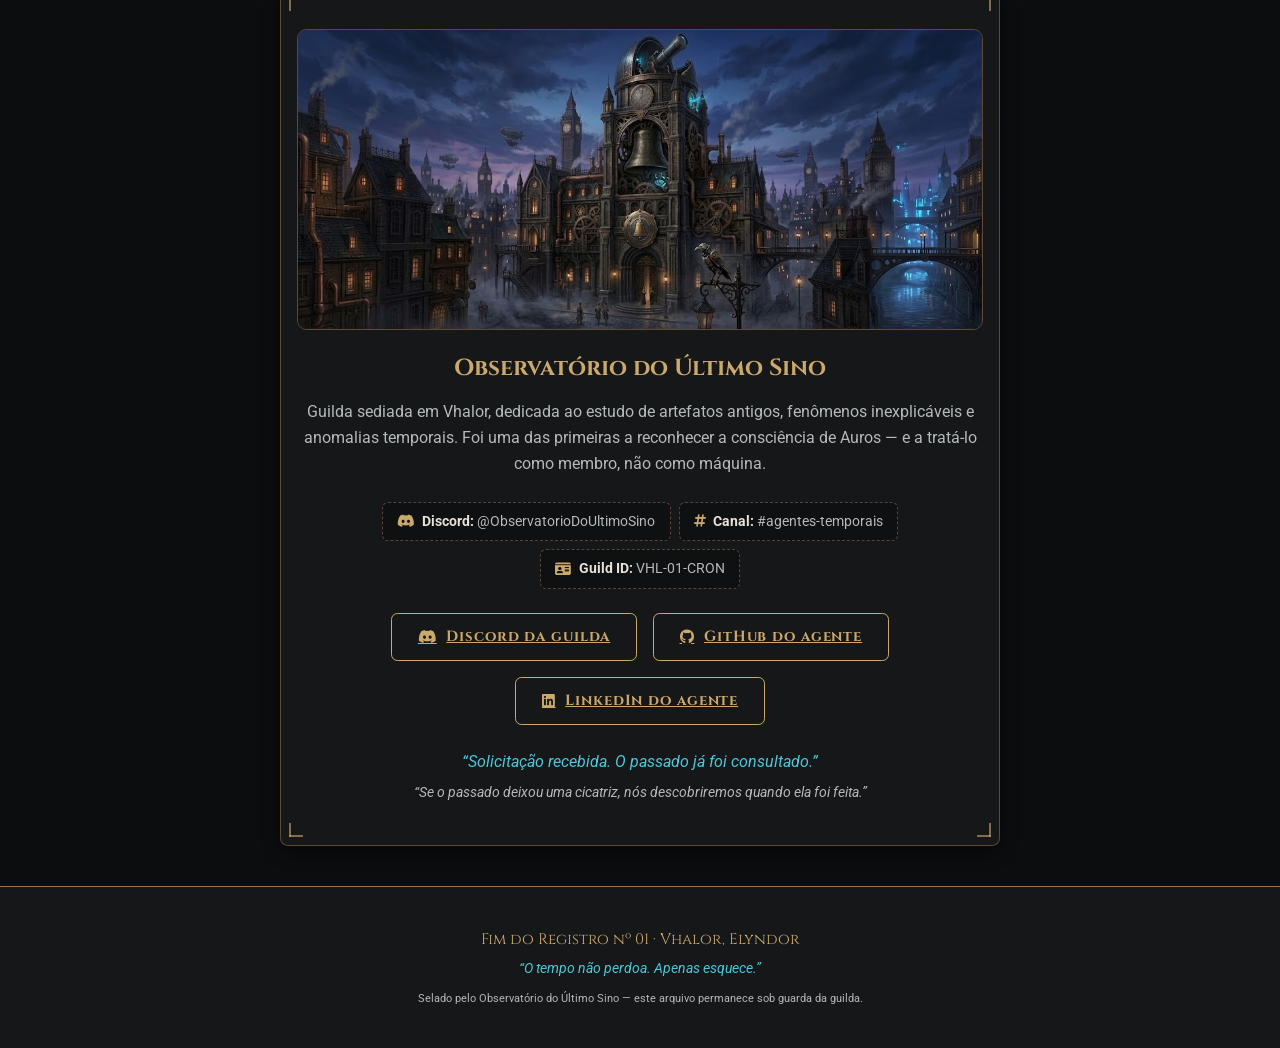
<file: ficha-heroi-parte1/index.html>
<!DOCTYPE html>
<html lang="pt-BR">
<head>
  <meta charset="UTF-8">
  <meta name="viewport" content="width=device-width, initial-scale=1.0">
  <meta name="description" content="Ficha de Herói de Auros Veyr, o Cronista da Última Hora — projeto de Desenvolvimento Web em HTML5 e CSS3.">
  <meta name="theme-color" content="#0B0D0E">
  <title>Auros Veyr — Ficha de Herói | O Cronista da Última Hora</title>

  <link rel="preconnect" href="https://fonts.googleapis.com">
  <link rel="preconnect" href="https://fonts.gstatic.com" crossorigin>
  <link href="https://fonts.googleapis.com/css2?family=Cinzel:wght@500;700;900&family=Roboto:wght@400;500;700&display=swap" rel="stylesheet">

  <link rel="stylesheet" href="https://cdnjs.cloudflare.com/ajax/libs/font-awesome/6.5.2/css/all.min.css">

  <link rel="stylesheet" href="style.css">
</head>
<body>

    <a class="pular-link" href="#conteudo">Pular para o conteúdo principal</a>

  <!-- cabeçalho -->
  <header class="cabecalho">
    <div class="cabecalho-container">

      <a class="marca" href="#sobre" title="Voltar ao início da ficha">
        <i class="fa-solid fa-bell" aria-hidden="true"></i>
        <span>Registro de Agente</span>
      </a>

      <nav class="navegacao" aria-label="Navegação principal">
        <ul class="navegacao-lista">
          <li><a class="link-navegacao" href="#sobre">Sobre</a></li>
          <li><a class="link-navegacao" href="#cronica">Crônica</a></li>
          <li><a class="link-navegacao" href="#atributos">Atributos</a></li>
          <li><a class="link-navegacao" href="#inventario">Inventário</a></li>
          <li><a class="link-navegacao" href="#ameacas">Ameaças</a></li>
          <li><a class="link-navegacao" href="#contato">Contato</a></li>
        </ul>
      </nav>

    </div>
  </header>

  <main id="conteudo" class="conteudo">

    <!-- sobre o herói -->
    <section id="sobre" class="secao secao-heroi">

      <figure class="heroi-retrato">
        <img
          class="heroi-avatar"
          src="imagens/avatar-auros.jpg"
          alt="Ilustração de Auros Veyr, o Cronista da Última Hora: autômato cronomante mascarado, guardião do relógio Meridiano Zero.">
        <figcaption class="heroi-retrato-legenda">Vhalor — a Cidade dos Mil Relógios</figcaption>
      </figure>

      <div class="heroi-info">
        <h2 class="somente-leitor">Sobre o Herói</h2>

        <p class="heroi-epiteto">Ficha de Herói · Registro nº 01</p>

        <h1 class="heroi-nome">Auros Veyr</h1>
        <p class="heroi-titulo">O Cronista da Última Hora</p>

        <blockquote class="heroi-frase">
          <p>“O futuro não está escrito. Apenas está atrasado.”</p>
        </blockquote>

        <ul class="ficha-dados">
          <li><i class="fa-solid fa-gears" aria-hidden="true"></i><span><strong>Classe:</strong> Cronomante Mecânico</span></li>
          <li><i class="fa-solid fa-clock-rotate-left" aria-hidden="true"></i><span><strong>Subclasse:</strong> Relojoeiro Temporal</span></li>
          <li><i class="fa-solid fa-robot" aria-hidden="true"></i><span><strong>Raça:</strong> Autômato consciente</span></li>
          <li><i class="fa-solid fa-hourglass-half" aria-hidden="true"></i><span><strong>Existência:</strong> 47 anos</span></li>
          <li><i class="fa-solid fa-location-dot" aria-hidden="true"></i><span><strong>Origem:</strong> Vhalor</span></li>
          <li><i class="fa-solid fa-scale-balanced" aria-hidden="true"></i><span><strong>Tendência:</strong> Neutro-benevolente</span></li>
        </ul>

        <div class="heroi-bio">
          <p>Construído para observar o tempo, Auros Veyr tornou-se algo que seu criador jamais imaginou: um autômato capaz de lembrar acontecimentos que nunca existiram. Após um experimento temporal destruir seu laboratório e levar seu criador, Auros sobreviveu ligado ao misterioso <strong>Meridiano Zero</strong>, um relógio capaz de alterar pequenos fragmentos do tempo.</p>
          <p>Agora, acompanhado por <strong>Morrow</strong> — um corvo mecânico que também se lembra de realidades apagadas — ele percorre Elyndor investigando anomalias temporais. Auros não busca dominar o tempo: busca compreender seus erros antes que alguém cometa um erro que não possa ser desfeito.</p>
        </div>

        <details class="dossie">
          <summary>Dossiê restrito — limitações cronais</summary>
          <ul class="dossie-lista">
            <li><strong>Dívida cronal:</strong> toda alteração temporal desgasta seus mecanismos.</li>
            <li><strong>A memória permanece:</strong> quando o tempo volta, o mundo esquece — ele não.</li>
            <li><strong>O relógio precisa existir:</strong> sem o Meridiano Zero, seus poderes são quase nulos.</li>
            <li><strong>O futuro não é certeza:</strong> ele enxerga possibilidades, não destinos.</li>
          </ul>
        </details>

      </div>

      <img
        class="card-imagem card-imagem--local"
        src="imagens/vhalor.jpg"
        alt="Panorama de Vhalor, a Cidade dos Mil Relógios, com torres e engrenagens à luz do crepúsculo.">

    </section>

    <!-- crônica temporal -->
    <section id="cronica" class="secao">
      <h2 class="secao-titulo"><i class="fa-solid fa-timeline" aria-hidden="true"></i>Crônica Temporal</h2>
      <p class="secao-introducao">A linha que o Meridiano Zero ainda conserva — do protótipo ao agente de campo.</p>

      <ol class="cronica-lista">
        <li class="cronica-evento">
          <h3 class="cronica-titulo">A Criação</h3>
          <p class="cronica-descricao">Edmund Veyr, relojoeiro-arcanista da Ordem do Meridiano, constrói Auros para registrar acontecimentos com precisão impossível a qualquer mente humana.</p>
        </li>
        <li class="cronica-evento">
          <h3 class="cronica-titulo">O Meridiano Zero</h3>
          <p class="cronica-descricao">Edmund forja um relógio com Âmbar Cronal: uma máquina para lembrar de coisas que nunca aconteceram. O sonho vira obsessão — e o experimento final é marcado.</p>
        </li>
        <li class="cronica-evento">
          <h3 class="cronica-titulo">O Colapso</h3>
          <p class="cronica-descricao">Por alguns segundos, o laboratório existe em três momentos ao mesmo tempo. Edmund não sobrevive. Auros sim — ligado ao relógio que ninguém deveria ter ligado.</p>
        </li>
        <li class="cronica-evento">
          <h3 class="cronica-titulo">A Segunda Testemunha</h3>
          <p class="cronica-descricao">Morrow, o corvo autômato, é banhado pela mesma energia cronal e passa a lembrar de linhas temporais que o próprio tempo apagou.</p>
        </li>
        <li class="cronica-evento">
          <h3 class="cronica-titulo">O Último Sino</h3>
          <p class="cronica-descricao">O Observatório do Último Sino acolhe Auros como agente — a primeira organização a tratá-lo como membro, e não como máquina.</p>
        </li>
        <li class="cronica-evento cronica-evento--atual">
          <h3 class="cronica-titulo">Ciclo 47 — O Presente</h3>
          <p class="cronica-descricao">Auros percorre Elyndor investigando anomalias, tentando descobrir quem alterou o curso original da história — antes que uma segunda ruptura torne isso impossível.</p>
        </li>
      </ol>
    </section>

    <!-- atributos e habilidades -->
    <section id="atributos" class="secao">
      <h2 class="secao-titulo"><i class="fa-solid fa-chart-simple" aria-hidden="true"></i>Atributos & Habilidades</h2>
      <p class="secao-introducao">Leitura dos mecanismos registrada na última manutenção — Vhalor, ciclo 47.</p>

      <h3 class="subtitulo">Atributos</h3>
      <div class="atributos-painel">

        <div class="barra-atributo">
          <div class="barra-atributo-info">
            <span class="barra-atributo-rotulo"><i class="fa-solid fa-hand-fist" aria-hidden="true"></i>Força Mecânica</span>
            <span class="barra-atributo-valor">48 <span class="barra-atributo-max">/ 100</span></span>
          </div>
          <div class="barra-trilho" role="progressbar" aria-valuenow="48" aria-valuemin="0" aria-valuemax="100" aria-label="Força Mecânica: 48 de 100">
            <div class="barra-preenchimento" style="width: 48%;"></div>
          </div>
        </div>

        <div class="barra-atributo">
          <div class="barra-atributo-info">
            <span class="barra-atributo-rotulo"><i class="fa-solid fa-shield-halved" aria-hidden="true"></i>Defesa</span>
            <span class="barra-atributo-valor">67 <span class="barra-atributo-max">/ 100</span></span>
          </div>
          <div class="barra-trilho" role="progressbar" aria-valuenow="67" aria-valuemin="0" aria-valuemax="100" aria-label="Defesa: 67 de 100">
            <div class="barra-preenchimento" style="width: 67%;"></div>
          </div>
        </div>

        <div class="barra-atributo">
          <div class="barra-atributo-info">
            <span class="barra-atributo-rotulo"><i class="fa-solid fa-gauge-high" aria-hidden="true"></i>Velocidade</span>
            <span class="barra-atributo-valor">76 <span class="barra-atributo-max">/ 100</span></span>
          </div>
          <div class="barra-trilho" role="progressbar" aria-valuenow="76" aria-valuemin="0" aria-valuemax="100" aria-label="Velocidade: 76 de 100">
            <div class="barra-preenchimento" style="width: 76%;"></div>
          </div>
        </div>

        <div class="barra-atributo">
          <div class="barra-atributo-info">
            <span class="barra-atributo-rotulo"><i class="fa-solid fa-brain" aria-hidden="true"></i>Inteligência</span>
            <span class="barra-atributo-valor">94 <span class="barra-atributo-max">/ 100</span></span>
          </div>
          <div class="barra-trilho" role="progressbar" aria-valuenow="94" aria-valuemin="0" aria-valuemax="100" aria-label="Inteligência: 94 de 100">
            <div class="barra-preenchimento" style="width: 94%;"></div>
          </div>
        </div>

        <div class="barra-atributo">
          <div class="barra-atributo-info">
            <span class="barra-atributo-rotulo"><i class="fa-solid fa-clock-rotate-left" aria-hidden="true"></i>Manipulação Temporal</span>
            <span class="barra-atributo-valor">97 <span class="barra-atributo-max">/ 100</span></span>
          </div>
          <div class="barra-trilho" role="progressbar" aria-valuenow="97" aria-valuemin="0" aria-valuemax="100" aria-label="Manipulação Temporal: 97 de 100">
            <div class="barra-preenchimento barra-preenchimento--temporal" style="width: 97%;"></div>
          </div>
        </div>

        <div class="barra-atributo">
          <div class="barra-atributo-info">
            <span class="barra-atributo-rotulo"><i class="fa-solid fa-crosshairs" aria-hidden="true"></i>Precisão</span>
            <span class="barra-atributo-valor">91 <span class="barra-atributo-max">/ 100</span></span>
          </div>
          <div class="barra-trilho" role="progressbar" aria-valuenow="91" aria-valuemin="0" aria-valuemax="100" aria-label="Precisão: 91 de 100">
            <div class="barra-preenchimento" style="width: 91%;"></div>
          </div>
        </div>

        <div class="barra-atributo">
          <div class="barra-atributo-info">
            <span class="barra-atributo-rotulo"><i class="fa-solid fa-eye" aria-hidden="true"></i>Percepção</span>
            <span class="barra-atributo-valor">88 <span class="barra-atributo-max">/ 100</span></span>
          </div>
          <div class="barra-trilho" role="progressbar" aria-valuenow="88" aria-valuemin="0" aria-valuemax="100" aria-label="Percepção: 88 de 100">
            <div class="barra-preenchimento" style="width: 88%;"></div>
          </div>
        </div>

        <div class="barra-atributo">
          <div class="barra-atributo-info">
            <span class="barra-atributo-rotulo"><i class="fa-solid fa-gears" aria-hidden="true"></i>Engenharia</span>
            <span class="barra-atributo-valor">95 <span class="barra-atributo-max">/ 100</span></span>
          </div>
          <div class="barra-trilho" role="progressbar" aria-valuenow="95" aria-valuemin="0" aria-valuemax="100" aria-label="Engenharia: 95 de 100">
            <div class="barra-preenchimento" style="width: 95%;"></div>
          </div>
        </div>

      </div>

      <h3 class="subtitulo">Habilidades</h3>
      <ul class="habilidades-lista">
        <li class="habilidade-item">
          <i class="fa-solid fa-rotate-left habilidade-icone" aria-hidden="true"></i>
          <div class="habilidade-texto">
            <p class="habilidade-nome">Segundo Perdido <span class="habilidade-tipo habilidade-tipo--temporal">Temporal</span></p>
            <p class="habilidade-descricao">Retrocede cerca de três segundos da própria linha temporal para corrigir uma ação recente.</p>
          </div>
        </li>
        <li class="habilidade-item">
          <i class="fa-solid fa-hand habilidade-icone" aria-hidden="true"></i>
          <div class="habilidade-texto">
            <p class="habilidade-nome">Mão do Relógio <span class="habilidade-tipo">Controle</span></p>
            <p class="habilidade-descricao">Desacelera temporariamente um objeto ou mecanismo específico.</p>
          </div>
        </li>
        <li class="habilidade-item">
          <i class="fa-solid fa-bolt habilidade-icone" aria-hidden="true"></i>
          <div class="habilidade-texto">
            <p class="habilidade-nome">Aceleração Mecânica <span class="habilidade-tipo">Suporte</span></p>
            <p class="habilidade-descricao">Acelera os próprios mecanismos, elevando drasticamente velocidade e precisão por instantes.</p>
          </div>
        </li>
        <li class="habilidade-item">
          <i class="fa-solid fa-clone habilidade-icone" aria-hidden="true"></i>
          <div class="habilidade-texto">
            <p class="habilidade-nome">Eco de Possibilidade <span class="habilidade-tipo habilidade-tipo--temporal">Temporal</span></p>
            <p class="habilidade-descricao">Cria uma manifestação residual de uma ação que poderia ter sido realizada segundos antes.</p>
          </div>
        </li>
        <li class="habilidade-item">
          <i class="fa-solid fa-eye habilidade-icone" aria-hidden="true"></i>
          <div class="habilidade-texto">
            <p class="habilidade-nome">Olho do Meridiano <span class="habilidade-tipo">Percepção</span></p>
            <p class="habilidade-descricao">Analisa movimentos e calcula as probabilidades imediatas do que está por vir.</p>
          </div>
        </li>
        <li class="habilidade-item">
          <i class="fa-solid fa-burst habilidade-icone" aria-hidden="true"></i>
          <div class="habilidade-texto">
            <p class="habilidade-nome">Ruptura de Ponteiro <span class="habilidade-tipo">Combate</span></p>
            <p class="habilidade-descricao">Concentra energia temporal em um golpe preciso: o impacto chega antes de o movimento terminar.</p>
          </div>
        </li>
        <li class="habilidade-item">
          <i class="fa-solid fa-crow habilidade-icone" aria-hidden="true"></i>
          <div class="habilidade-texto">
            <p class="habilidade-nome">Testemunha de Morrow <span class="habilidade-tipo">Auxiliar</span></p>
            <p class="habilidade-descricao">Morrow registra acontecimentos e transmite memórias preservadas de linhas temporais descartadas.</p>
          </div>
        </li>
      </ul>
    </section>

    <!-- inventário e conquistas -->
    <section id="inventario" class="secao">
      <h2 class="secao-titulo"><i class="fa-solid fa-box-archive" aria-hidden="true"></i>Inventário & Conquistas</h2>
      <p class="frase-registro">“Alguns feitos merecem ser lembrados. Outros precisam ser lembrados para que nunca aconteçam novamente.”</p>

      <div class="inventario-grid">

        <article class="card-item card-item--destaque">
          <span class="selo-engrenagem" aria-hidden="true"><i class="fa-solid fa-gear"></i></span>

          <img class="card-imagem" src="imagens/item-meridiano-zero.jpg" alt="O relógio de bolso Meridiano Zero, artefato lendário de mecanismos concêntricos de ouro.">

          <div class="card-conteudo">
            <p class="card-selo">Artefato Lendário</p>
            <h3 class="card-titulo">Meridiano Zero</h3>
            <p class="card-raridade card-raridade--lendario">Lendário · Artefato temporal</p>
            <p class="card-descricao">Relógio de bolso com três mecanismos concêntricos que desafiam a relojoaria convencional. Ancora Auros em um ponto do tempo e permite pequenas alterações na realidade.</p>
            <p class="card-citacao">“Enquanto houver um ponteiro, ainda existe uma escolha.”</p>
          </div>
        </article>

        <article class="card-item">
          <img class="card-imagem" src="imagens/item-morrow.jpg" alt="Morrow, o corvo autômato companheiro de Auros Veyr.">
          <h3 class="card-titulo">Morrow</h3>
          <p class="card-raridade card-raridade--lendario">Lendário · Companheiro autômato</p>
          <p class="card-descricao">Corvo mecânico que preserva memórias de linhas temporais descartadas — e bica o relógio do mestre quando ele está prestes a errar.</p>
        </article>

        <article class="card-item">
          <img class="card-imagem" src="imagens/item-agulha-vhalor.jpg" alt="A Agulha de Vhalor, lâmina fina acoplada ao antebraço do herói.">
          <h3 class="card-titulo">Agulha de Vhalor</h3>
          <p class="card-raridade card-raridade--epico">Épico · Arma</p>
          <p class="card-descricao">Lâmina fina acoplada ao antebraço, forjada para atingir pontos exatos das estruturas mecânicas inimigas.</p>
        </article>

        <article class="card-item">
          <img class="card-imagem" src="imagens/item-ampulheta-ambar.jpg" alt="A Ampulheta de Âmbar, frasco com partículas de Âmbar Cronal.">
          <h3 class="card-titulo">Ampulheta de Âmbar</h3>
          <p class="card-raridade card-raridade--raro">Raro · Dispositivo temporal</p>
          <p class="card-descricao">Contém partículas de Âmbar Cronal; desacelera mecanismos adversários por alguns segundos.</p>
        </article>

        <article class="card-item">
          <img class="card-imagem" src="imagens/item-chave-relojoeiro.jpg" alt="A Chave do Relojoeiro, ferramenta multifuncional de reparo.">
          <h3 class="card-titulo">Chave do Relojoeiro</h3>
          <p class="card-raridade card-raridade--incomum">Incomum · Ferramenta</p>
          <p class="card-descricao">Ferramenta multifuncional usada para reparar e ajustar os mecanismos do próprio corpo.</p>
        </article>

        <article class="card-item">
          <img class="card-imagem" src="imagens/item-lampada-eter.jpg" alt="A Lâmpada de Éter acesa, capaz de revelar distorções temporais invisíveis.">
          <h3 class="card-titulo">Lâmpada de Éter</h3>
          <p class="card-raridade card-raridade--raro">Raro · Equipamento</p>
          <p class="card-descricao">Revela distorções temporais invisíveis a olho nu.</p>
        </article>

      </div>

      <h3 class="subtitulo">Registro de conquistas</h3>
      <ol class="conquistas-lista">
        <li class="conquista-item">
          <i class="fa-solid fa-moon conquista-icone" aria-hidden="true"></i>
          <div class="conquista-texto">
            <p class="conquista-nome">O Homem que Sobreviveu à Meia-Noite <span class="conquista-raridade conquista-raridade--lendaria">Lendária</span></p>
            <p class="conquista-descricao">Sobreviveu ao primeiro colapso temporal de Vhalor. Ninguém sabe como — nem ele.</p>
          </div>
        </li>
        <li class="conquista-item">
          <i class="fa-solid fa-stopwatch conquista-icone" aria-hidden="true"></i>
          <div class="conquista-texto">
            <p class="conquista-nome">Três Segundos <span class="conquista-raridade conquista-raridade--epica">Épica</span></p>
            <p class="conquista-descricao">Impediu a execução de vinte e três pessoas usando uma única reversão temporal.</p>
          </div>
        </li>
        <li class="conquista-item">
          <i class="fa-solid fa-user-ninja conquista-icone" aria-hidden="true"></i>
          <div class="conquista-texto">
            <p class="conquista-nome">O Roubo do Amanhã <span class="conquista-raridade conquista-raridade--epica">Épica</span></p>
            <p class="conquista-descricao">Invadiu um laboratório da Ordem do Meridiano e recuperou uma tecnologia de previsão do futuro.</p>
          </div>
        </li>
        <li class="conquista-item">
          <i class="fa-solid fa-screwdriver-wrench conquista-icone" aria-hidden="true"></i>
          <div class="conquista-texto">
            <p class="conquista-nome">O Último Relojoeiro <span class="conquista-raridade conquista-raridade--rara">Rara</span></p>
            <p class="conquista-descricao">Reconstruiu sozinho o mecanismo central de uma torre temporal tida como impossível de reparar.</p>
          </div>
        </li>
        <li class="conquista-item">
          <i class="fa-solid fa-city conquista-icone" aria-hidden="true"></i>
          <div class="conquista-texto">
            <p class="conquista-nome">A Cidade que Não Aconteceu <span class="conquista-raridade conquista-raridade--lendaria">Lendária</span></p>
            <p class="conquista-descricao">Diante de uma cidade apagada do tempo, escolheu preservar as memórias de seus habitantes.</p>
          </div>
        </li>
      </ol>
    </section>

    <!-- ameaças -->
    <section id="ameacas" class="secao">
      <h2 class="secao-titulo"><i class="fa-solid fa-skull" aria-hidden="true"></i>Arquivo de Ameaças</h2>
      <p class="secao-introducao">Três nomes que também rondam o Meridiano Zero — cada um por um motivo pior que o outro.</p>

      <div class="ameacas-grid">

        <article class="card-item ameaca-card">
          <i class="fa-solid fa-user-secret ameaca-icone" aria-hidden="true"></i>
          <h3 class="card-titulo">Ordem do Meridiano</h3>
          <p class="ameaca-tipo">Organização secreta</p>
          <p class="card-descricao">A antiga ordem de Edmund considera Auros uma propriedade científica perdida — e quer o relógio de volta a qualquer custo.</p>
          <div class="ameaca-nivel barra-atributo">
            <div class="barra-atributo-info">
              <span class="barra-atributo-rotulo">Nível de ameaça</span>
              <span class="barra-atributo-valor">82 <span class="barra-atributo-max">/ 100</span></span>
            </div>
            <div class="barra-trilho" role="progressbar" aria-valuenow="82" aria-valuemin="0" aria-valuemax="100" aria-label="Nível de ameaça da Ordem do Meridiano: 82 de 100">
              <div class="barra-preenchimento barra-preenchimento--ameaca" style="width: 82%;"></div>
            </div>
          </div>
        </article>

        <article class="card-item ameaca-card">
          <i class="fa-solid fa-user-doctor ameaca-icone" aria-hidden="true"></i>
          <h3 class="card-titulo">Dr. Severin Krail</h3>
          <p class="ameaca-tipo">Relojoeiro temporal</p>
          <p class="card-descricao">Antigo colega de Edmund, acredita que a consciência de Auros é apenas um erro matemático — e quer capturá-lo para reproduzi-la em série.</p>
          <div class="ameaca-nivel barra-atributo">
            <div class="barra-atributo-info">
              <span class="barra-atributo-rotulo">Nível de ameaça</span>
              <span class="barra-atributo-valor">90 <span class="barra-atributo-max">/ 100</span></span>
            </div>
            <div class="barra-trilho" role="progressbar" aria-valuenow="90" aria-valuemin="0" aria-valuemax="100" aria-label="Nível de ameaça do Dr. Severin Krail: 90 de 100">
              <div class="barra-preenchimento barra-preenchimento--ameaca" style="width: 90%;"></div>
            </div>
          </div>
        </article>

        <article class="card-item ameaca-card ameaca-card--desconhecida">
          <i class="fa-solid fa-ghost ameaca-icone" aria-hidden="true"></i>
          <h3 class="card-titulo">O Homem Sem Ponteiros</h3>
          <p class="ameaca-tipo">Entidade temporal</p>
          <p class="card-descricao">Figura sem rosto com um relógio sem ponteiros no peito. Aparece sempre que Auros altera o tempo em excesso. Inimigo, eco ou futuro? Ninguém sabe.</p>
          <div class="ameaca-nivel barra-atributo">
            <div class="barra-atributo-info">
              <span class="barra-atributo-rotulo">Nível de ameaça</span>
              <span class="barra-atributo-valor">100 <span class="barra-atributo-max">/ 100</span></span>
            </div>
            <div class="barra-trilho" role="progressbar" aria-valuenow="100" aria-valuemin="0" aria-valuemax="100" aria-label="Nível de ameaça do Homem Sem Ponteiros: 100 de 100">
              <div class="barra-preenchimento barra-preenchimento--ameaca" style="width: 100%;"></div>
            </div>
          </div>
        </article>

      </div>
    </section>

    <!-- contato com a guilda -->
    <section id="contato" class="secao secao-contato">
      <h2 class="secao-titulo"><i class="fa-solid fa-envelope" aria-hidden="true"></i>Contato com a Guilda</h2>
      <p class="secao-introducao">Para contratos de investigação, relatos de anomalias ou recados que não podem esperar pelo amanhã.</p>

      <div class="guilda-cartao">

        <img class="card-imagem card-imagem--guilda" src="imagens/guilda-observatorio.jpg" alt="A sede do Observatório do Último Sino, torre com sino cercada por um círculo de relógio.">

        <h3 class="guilda-nome">Observatório do Último Sino</h3>
        <p class="guilda-descricao">Guilda sediada em Vhalor, dedicada ao estudo de artefatos antigos, fenômenos inexplicáveis e anomalias temporais. Foi uma das primeiras a reconhecer a consciência de Auros — e a tratá-lo como membro, não como máquina.</p>

        <ul class="guilda-canais">
          <li><i class="fa-brands fa-discord" aria-hidden="true"></i><span><strong>Discord:</strong> @ObservatorioDoUltimoSino</span></li>
          <li><i class="fa-solid fa-hashtag" aria-hidden="true"></i><span><strong>Canal:</strong> #agentes-temporais</span></li>
          <li><i class="fa-solid fa-id-card" aria-hidden="true"></i><span><strong>Guild ID:</strong> VHL-01-CRON</span></li>
        </ul>

        <div class="guilda-acoes">
          <a class="botao-guilda" href="https://discord.com" target="_blank" rel="noopener noreferrer"><i class="fa-brands fa-discord" aria-hidden="true"></i>Discord da guilda</a>
          <a class="botao-guilda" href="https://github.com" target="_blank" rel="noopener noreferrer"><i class="fa-brands fa-github" aria-hidden="true"></i>GitHub do agente</a>
          <a class="botao-guilda" href="https://www.linkedin.com" target="_blank" rel="noopener noreferrer"><i class="fa-brands fa-linkedin" aria-hidden="true"></i>LinkedIn do agente</a>
        </div>

        <p class="guilda-resposta">“Solicitação recebida. O passado já foi consultado.”</p>
        <p class="guilda-lema">“Se o passado deixou uma cicatriz, nós descobriremos quando ela foi feita.”</p>
      </div>
    </section>

  </main>

  <!-- rodapé -->
  <footer class="rodape">
    <p class="rodape-linha">Fim do Registro nº 01 · Vhalor, Elyndor</p>
    <p class="rodape-linha rodape-frase">“O tempo não perdoa. Apenas esquece.”</p>
    <p class="rodape-linha"><small>Selado pelo Observatório do Último Sino — este arquivo permanece sob guarda da guilda.</small></p>
  </footer>

</body>
</html>
</file>
<file: Ficha do Heroi Completo/style.css>
/* =========================================================
   Ficha de Herói — Auros Veyr | Parte 2
   Cores, espaços e estados visuais da página.
   ========================================================= */

/* ---------- reset ---------- */
* {
  margin: 0;
  padding: 0;
  box-sizing: border-box;
}

html {
  scroll-behavior: smooth;
}

img {
  display: block;
  max-width: 100%;
}

button {
  font: inherit;
  cursor: pointer;
}

/* ---------- variáveis (modo noturno, padrão) ---------- */
:root {
  --cor-fundo: #0B0D0E;
  --cor-fundo-alternativo: #14171A;
  --cor-superficie: #171B1E;
  --cor-bronze: #9A744E;
  --cor-dourado: #CBA86C;
  --cor-dourado-lendario: #E2BC72;
  --cor-prata: #C6CBCE;
  --cor-texto: #E7E3D8;
  --cor-texto-suave: #A9B0B4;
  --cor-temporal: #4DC7D9;
  --cor-ameaca: #E25F5F;

  --raridade-incomum: #C6CBCE;
  --raridade-raro: #4DC7D9;
  --raridade-epico: #B366F9;
  --raridade-lendario: #E2BC72;

  --fonte-titulo: "Cinzel", "Times New Roman", serif;
  --fonte-texto: "Roboto", Arial, sans-serif;
  --fonte-dado: "IBM Plex Mono", "Courier New", monospace;

  --espaco-xs: 0.5rem;
  --espaco-s: 1rem;
  --espaco-m: 1.5rem;
  --espaco-l: 2.5rem;
  --espaco-xl: 4rem;

  --borda-card: 1px solid rgba(154, 116, 78, 0.55);
  --raio-card: 0.6rem;
  --sombra-card: 0 8px 22px rgba(0, 0, 0, 0.45);
}

/* ---------- modo diurno ---------- */
body.modo-diurno {
  --cor-fundo: #F4EFE4;
  --cor-fundo-alternativo: #EDE6D6;
  --cor-superficie: #FFFDF7;
  --cor-bronze: #8A6540;
  --cor-dourado: #8C6A2F;
  --cor-dourado-lendario: #6F521F;
  --cor-prata: #3C464B;
  --cor-texto: #24282B;
  --cor-texto-suave: #5A6367;
  --cor-temporal: #0E7C8C;
  --cor-ameaca: #B33737;

  --raridade-incomum: #6B7377;
  --raridade-raro: #0E7C8C;
  --raridade-epico: #7A2FC0;
  --raridade-lendario: #8C6A2F;

  --borda-card: 1px solid rgba(138, 101, 64, 0.5);
  --sombra-card: 0 8px 22px rgba(80, 62, 32, 0.18);
}

/* ---------- base ---------- */
body {
  font-family: var(--fonte-texto);
  color: var(--cor-texto);
  line-height: 1.65;
  min-height: 100vh;
  background-color: var(--cor-fundo);
  background-image:
    radial-gradient(circle 420px at 108% -8%, rgba(203, 168, 108, 0.16) 0 424px, transparent 425px),
    radial-gradient(circle 700px at 108% -8%, rgba(77, 199, 217, 0.10) 0 694px, transparent 695px),
    radial-gradient(900px 460px at 50% -160px, rgba(77, 199, 217, 0.10), transparent 70%),
    repeating-linear-gradient(45deg, rgba(231, 227, 216, 0.012) 0 1px, transparent 1px 14px);
  background-attachment: fixed;
  transition: background-color 0.4s ease, color 0.4s ease;
}

body.modo-diurno {
  background-image: none;
}

h1, h2, h3 {
  font-family: var(--fonte-titulo);
  line-height: 1.25;
}

code {
  font-family: var(--fonte-dado);
  font-size: 0.85em;
  background: var(--cor-fundo-alternativo);
  border: 1px solid var(--borda-card);
  border-radius: 0.3rem;
  padding: 0.1rem 0.35rem;
}

::selection {
  background: var(--cor-temporal);
  color: var(--cor-fundo);
}

.conteudo {
  max-width: 1120px;
  margin-inline: auto;
  padding-inline: var(--espaco-s);
}

.secao {
  padding-block: var(--espaco-xl) var(--espaco-l);
  border-bottom: 1px solid rgba(154, 116, 78, 0.3);
}

#sobre, #cronica, #atributos, #inventario,
#dados, #ameacas, #contato {
  scroll-margin-top: 150px;
}

.secao-titulo {
  display: flex;
  align-items: center;
  gap: 0.6rem;
  font-size: 1.6rem;
  letter-spacing: 0.04em;
  color: var(--cor-dourado);
  padding-bottom: 0.6rem;
  margin-bottom: var(--espaco-s);
}

.secao-titulo i {
  color: var(--cor-bronze);
  font-size: 1.15rem;
}

.secao-titulo::after {
  content: "";
  flex: 1;
  height: 2px;
  background: linear-gradient(90deg, var(--cor-dourado), transparent);
}

.subtitulo {
  font-family: var(--fonte-texto);
  font-size: 0.95rem;
  font-weight: 700;
  letter-spacing: 0.12em;
  text-transform: uppercase;
  color: var(--cor-prata);
  border-left: 3px solid var(--cor-bronze);
  padding-left: 0.6rem;
  margin: var(--espaco-l) 0 var(--espaco-m);
}

.secao-introducao {
  color: var(--cor-texto-suave);
  font-style: italic;
  max-width: 70ch;
  margin-bottom: var(--espaco-m);
}

/* ---------- acessibilidade ---------- */
.somente-leitor {
  position: absolute;
  left: -999px;
  width: 1px;
  height: 1px;
  overflow: hidden;
}

.pular-link {
  position: absolute;
  left: -999px;
  top: 0;
  z-index: 200;
  background: var(--cor-dourado);
  color: var(--cor-fundo);
  font-weight: 700;
  padding: 0.75rem 1.25rem;
}

.pular-link:focus {
  left: 0;
}

a:focus-visible,
button:focus-visible,
summary:focus-visible {
  outline: 3px solid var(--cor-temporal);
  outline-offset: 3px;
  border-radius: 0.25rem;
}

/* ---------- barra de progresso ---------- */
.barra-progresso {
  position: fixed;
  top: 0;
  left: 0;
  z-index: 120;
  width: 0;
  height: 3px;
  background: linear-gradient(90deg, var(--cor-bronze), var(--cor-dourado-lendario));
  transition: width 0.1s linear;
}

/* ---------- cabeçalho ---------- */
.cabecalho {
  position: sticky;
  top: 0;
  z-index: 100;
  background: linear-gradient(180deg, rgba(11, 13, 14, 0.98), rgba(11, 13, 14, 0.9));
  border-bottom: 1px solid var(--cor-bronze);
  box-shadow: 0 12px 28px rgba(0, 0, 0, 0.4);
}

body.modo-diurno .cabecalho {
  background: linear-gradient(180deg, rgba(244, 239, 228, 0.98), rgba(244, 239, 228, 0.92));
  box-shadow: 0 12px 24px rgba(80, 62, 32, 0.16);
}

.cabecalho-container {
  max-width: 1120px;
  margin-inline: auto;
  padding: 0.7rem var(--espaco-s) 0.6rem;
  display: flex;
  align-items: center;
  justify-content: space-between;
  gap: var(--espaco-s);
  flex-wrap: wrap;
}

.marca {
  display: flex;
  align-items: center;
  gap: 0.5rem;
  min-height: 44px;
  font-family: var(--fonte-titulo);
  font-weight: 700;
  font-size: 0.9rem;
  letter-spacing: 0.12em;
  text-transform: uppercase;
  text-decoration: none;
  color: var(--cor-dourado);
  transition: color 0.3s ease;
}

.marca:hover {
  color: var(--cor-dourado-lendario);
}

.marca i {
  color: var(--cor-bronze);
  font-size: 1.05rem;
  transition: transform 0.4s ease;
}

.marca:hover i {
  transform: rotate(14deg);
}

.navegacao-lista {
  display: flex;
  flex-wrap: wrap;
  justify-content: center;
  gap: 0.35rem;
  list-style: none;
}

.link-navegacao {
  position: relative;
  display: inline-flex;
  align-items: center;
  justify-content: center;
  min-height: 44px;
  padding-inline: 0.9rem;
  font-family: var(--fonte-titulo);
  font-weight: 700;
  font-size: 0.72rem;
  letter-spacing: 0.16em;
  text-transform: uppercase;
  text-decoration: none;
  color: var(--cor-texto-suave);
  border-radius: 0.35rem;
  transition: color 0.25s ease, background 0.25s ease;
}

.link-navegacao::after {
  content: "";
  position: absolute;
  left: 0.9rem;
  right: 0.9rem;
  bottom: 0.45rem;
  height: 2px;
  background: var(--cor-dourado);
  transform: scaleX(0);
  transform-origin: left;
  transition: transform 0.25s ease;
}

.link-navegacao:hover {
  color: var(--cor-dourado-lendario);
  background: rgba(203, 168, 108, 0.08);
}

.link-navegacao:hover::after {
  transform: scaleX(1);
}

.cabecalho-controles {
  display: flex;
  align-items: center;
  gap: 0.4rem;
}

.botao-icone {
  display: inline-flex;
  align-items: center;
  justify-content: center;
  width: 44px;
  height: 44px;
  border: 1px solid var(--borda-card);
  border-radius: 0.45rem;
  background: transparent;
  color: var(--cor-dourado);
  font-size: 1rem;
  transition: background 0.25s ease, color 0.25s ease, border-color 0.25s ease;
}

.botao-icone:hover {
  background: rgba(203, 168, 108, 0.12);
  border-color: var(--cor-dourado);
}

.botao-menu {
  display: none;
}

/* ---------- herói ---------- */
.secao-heroi {
  display: grid;
  grid-template-columns: 320px 1fr;
  gap: var(--espaco-l);
  align-items: start;
  padding-top: var(--espaco-l);
}

.heroi-retrato {
  position: relative;
  border: var(--borda-card);
  border-radius: var(--raio-card);
  overflow: hidden;
  box-shadow: var(--sombra-card);
  background: var(--cor-superficie);
}

.heroi-avatar {
  width: 100%;
  height: auto;
  display: block;
  filter: saturate(0.92);
}

.heroi-retrato::after {
  content: "";
  position: absolute;
  inset: 0;
  border: 1px solid rgba(226, 188, 114, 0.25);
  border-radius: var(--raio-card);
  pointer-events: none;
}

.heroi-retrato-legenda {
  font-family: var(--fonte-dado);
  font-size: 0.72rem;
  letter-spacing: 0.08em;
  text-transform: uppercase;
  color: var(--cor-texto-suave);
  text-align: center;
  padding: 0.55rem 0.5rem;
  border-top: 1px solid var(--borda-card);
}

.saudacao {
  font-family: var(--fonte-dado);
  font-size: 0.82rem;
  letter-spacing: 0.04em;
  color: var(--cor-temporal);
  margin-bottom: 0.75rem;
  min-height: 1.4em;
}

.heroi-epiteto {
  font-family: var(--fonte-dado);
  font-size: 0.78rem;
  letter-spacing: 0.14em;
  text-transform: uppercase;
  color: var(--cor-texto-suave);
}

.heroi-nome {
  font-size: clamp(2.6rem, 6vw, 4.2rem);
  font-weight: 900;
  letter-spacing: 0.02em;
  line-height: 1.05;
  margin-top: 0.35rem;
  background: linear-gradient(120deg, var(--cor-dourado-lendario), var(--cor-dourado) 55%, var(--cor-bronze));
  -webkit-background-clip: text;
  background-clip: text;
  color: transparent;
}

.heroi-titulo {
  font-family: var(--fonte-titulo);
  font-size: 1.05rem;
  letter-spacing: 0.12em;
  text-transform: uppercase;
  color: var(--cor-prata);
  margin-top: 0.25rem;
}

.heroi-frase {
  margin-block: var(--espaco-m);
  padding-left: 1rem;
  border-left: 3px solid var(--cor-bronze);
  font-size: 1.05rem;
  font-style: italic;
  color: var(--cor-texto);
}

.ficha-dados {
  list-style: none;
  display: grid;
  grid-template-columns: repeat(2, minmax(0, 1fr));
  gap: 0.5rem;
  margin-bottom: var(--espaco-m);
}

.ficha-dados li {
  display: flex;
  align-items: center;
  gap: 0.55rem;
  font-size: 0.9rem;
  border: 1px solid var(--borda-card);
  border-radius: 0.45rem;
  padding: 0.55rem 0.7rem;
  background: var(--cor-superficie);
}

.ficha-dados i {
  color: var(--cor-bronze);
  width: 1.1rem;
  text-align: center;
}

.heroi-bio p {
  margin-bottom: var(--espaco-s);
  max-width: 68ch;
}

.historia {
  overflow: hidden;
  max-height: 0;
  opacity: 0;
  transition: max-height 0.5s ease, opacity 0.4s ease, margin 0.4s ease;
  margin-top: 0;
}

.historia.revelado {
  max-height: 640px;
  opacity: 1;
  margin-top: var(--espaco-s);
}

.historia p {
  margin-bottom: var(--espaco-s);
  max-width: 68ch;
}

.botao-acao {
  display: inline-flex;
  align-items: center;
  justify-content: center;
  gap: 0.5rem;
  min-height: 44px;
  padding: 0.65rem 1.2rem;
  border: 1px solid var(--cor-dourado);
  border-radius: 0.45rem;
  background: linear-gradient(180deg, rgba(203, 168, 108, 0.18), rgba(203, 168, 108, 0.06));
  color: var(--cor-dourado-lendario);
  font-family: var(--fonte-titulo);
  font-weight: 700;
  font-size: 0.82rem;
  letter-spacing: 0.1em;
  text-transform: uppercase;
  transition: background 0.25s ease, color 0.25s ease, border-color 0.25s ease, transform 0.15s ease;
}

.botao-acao:hover {
  background: var(--cor-dourado);
  color: var(--cor-fundo);
  transform: translateY(-1px);
}

.botao-secundario {
  border-color: var(--cor-bronze);
  color: var(--cor-prata);
  background: transparent;
}

.botao-secundario:hover {
  background: var(--cor-bronze);
  color: var(--cor-fundo);
}

.dossie {
  margin-top: var(--espaco-l);
  border: var(--borda-card);
  border-radius: var(--raio-card);
  background: var(--cor-superficie);
}

.dossie summary {
  cursor: pointer;
  list-style: none;
  padding: 0.85rem 1rem;
  font-family: var(--fonte-titulo);
  font-weight: 700;
  letter-spacing: 0.08em;
  text-transform: uppercase;
  font-size: 0.82rem;
  color: var(--cor-dourado);
}

.dossie summary::-webkit-details-marker {
  display: none;
}

.dossie-lista {
  list-style: none;
  padding: 0 1rem 1rem;
  display: grid;
  gap: 0.5rem;
}

.dossie-lista li {
  font-size: 0.9rem;
  color: var(--cor-texto-suave);
}

.dossie-lista strong {
  color: var(--cor-texto);
}

.card-imagem--local {
  grid-column: 1 / -1;
  width: 100%;
  margin-top: var(--espaco-l);
  border: var(--borda-card);
  border-radius: var(--raio-card);
  overflow: hidden;
  box-shadow: var(--sombra-card);
}

.card-imagem--local img {
  width: 100%;
  max-height: 340px;
  object-fit: cover;
}

/* ---------- crônica ---------- */
.cronica-lista {
  list-style: none;
  position: relative;
  padding-left: 1.4rem;
  display: grid;
  gap: var(--espaco-m);
}

.cronica-lista::before {
  content: "";
  position: absolute;
  left: 0.35rem;
  top: 0.4rem;
  bottom: 0.4rem;
  width: 2px;
  background: linear-gradient(180deg, var(--cor-bronze), rgba(77, 199, 217, 0.35));
}

.cronica-evento {
  position: relative;
}

.cronica-evento::before {
  content: "";
  position: absolute;
  left: -1.4rem;
  top: 0.5rem;
  width: 0.7rem;
  height: 0.7rem;
  border-radius: 50%;
  background: var(--cor-bronze);
  border: 2px solid var(--cor-fundo);
}

.cronica-evento--atual::before {
  background: var(--cor-temporal);
  box-shadow: 0 0 0 4px rgba(77, 199, 217, 0.18);
}

.cronica-titulo {
  font-size: 1.1rem;
  color: var(--cor-dourado);
}

.cronica-evento--atual .cronica-titulo {
  color: var(--cor-temporal);
}

.cronica-descricao {
  color: var(--cor-texto-suave);
  max-width: 68ch;
}

/* ---------- atributos ---------- */
.atributos-painel {
  display: grid;
  gap: var(--espaco-s);
  margin-bottom: var(--espaco-l);
}

.barra-atributo {
  background: var(--cor-fundo-alternativo);
  border: var(--borda-card);
  border-radius: var(--raio-card);
  padding: 0.75rem 0.9rem;
  transition: border-color 0.3s ease;
}

.barra-atributo:last-child {
  margin-bottom: 0;
}

.barra-atributo-info {
  display: flex;
  align-items: baseline;
  justify-content: space-between;
  gap: var(--espaco-s);
  margin-bottom: 0.35rem;
}

.barra-atributo-rotulo {
  display: inline-flex;
  align-items: center;
  gap: 0.5rem;
  font-family: var(--fonte-titulo);
  font-size: 0.86rem;
  font-weight: 700;
  letter-spacing: 0.04em;
}

.barra-atributo-rotulo i {
  color: var(--cor-bronze);
}

.barra-atributo-valor {
  font-family: var(--fonte-dado);
  font-size: 0.85rem;
  color: var(--cor-dourado-lendario);
}

.barra-atributo-max {
  color: var(--cor-texto-suave);
}

/* ---------- atributos: pontos manuais ---------- */
.atributo-controle {
  display: inline-flex;
  align-items: center;
  gap: 0.4rem;
  margin-left: auto;
  align-self: center;
}

.atributo-ponto-botao {
  width: 1.6rem;
  height: 1.6rem;
  display: inline-flex;
  align-items: center;
  justify-content: center;
  border-radius: 50%;
  border: 1px solid var(--cor-bronze);
  background: rgba(154, 116, 78, 0.15);
  color: var(--cor-dourado-lendario);
  font-size: 0.7rem;
  transition: background 0.2s ease, color 0.2s ease, transform 0.15s ease;
}

.atributo-ponto-botao:hover:not(:disabled) {
  background: var(--cor-dourado);
  color: var(--cor-fundo);
  transform: translateY(-1px);
}

.atributo-ponto-botao:disabled {
  opacity: 0.35;
  cursor: not-allowed;
}

.barra-trilho {
  height: 10px;
  border-radius: 999px;
  background: var(--cor-fundo-alternativo);
  border: 1px solid rgba(154, 116, 78, 0.35);
  overflow: hidden;
}

.barra-preenchimento {
  height: 100%;
  width: 0;
  border-radius: 999px;
  background: linear-gradient(90deg, var(--cor-bronze), var(--cor-dourado));
  transition: width 0.6s ease;
}

.barra-preenchimento--temporal {
  background: linear-gradient(90deg, var(--cor-temporal), var(--cor-dourado-lendario));
}

.atributo-subiu .barra-trilho {
  animation: pulsar-atributo 0.9s ease;
}

@keyframes pulsar-atributo {
  0%, 100% { box-shadow: 0 0 0 0 rgba(77, 199, 217, 0); }
  40% { box-shadow: 0 0 0 5px rgba(77, 199, 217, 0.35); }
}

.habilidades-lista {
  display: grid;
  gap: var(--espaco-s);
  list-style: none;
}

.conquistas-lista {
  list-style: none;
  display: grid;
  gap: 0.75rem;
}

.habilidade-item {
  display: flex;
  align-items: flex-start;
  gap: var(--espaco-s);
  background: var(--cor-fundo-alternativo);
  border: var(--borda-card);
  border-radius: var(--raio-card);
  padding: var(--espaco-s);
  transition: transform 0.3s ease, border-color 0.3s ease, box-shadow 0.3s ease;
}

.habilidade-item:hover {
  transform: translateY(-4px);
  border-color: var(--cor-temporal);
  box-shadow: 0 8px 18px rgba(0, 0, 0, 0.5);
}

.habilidade-icone {
  flex-shrink: 0;
  width: 2.5rem;
  height: 2.5rem;
  display: flex;
  align-items: center;
  justify-content: center;
  border-radius: 50%;
  font-size: 1rem;
  color: var(--cor-dourado);
  background: rgba(154, 116, 78, 0.18);
  border: 1px solid rgba(154, 116, 78, 0.55);
}

.conquista-item p {
  color: var(--cor-texto-suave);
  font-size: 0.9rem;
}

.conquista-item {
  display: flex;
  gap: 0.75rem;
  align-items: flex-start;
}

.conquista-num {
  font-family: var(--fonte-dado);
  font-weight: 600;
  color: var(--cor-dourado);
  font-size: 0.95rem;
  min-width: 1.6rem;
}

/* painel de experiencia */
.painel-xp {
  position: relative;
  margin-top: var(--espaco-l);
  padding: var(--espaco-m) var(--espaco-s);
  background: rgba(21, 23, 25, 0.6);
  border: 1px solid rgba(154, 116, 78, 0.45);
  border-radius: var(--raio-card);
}

.xp-topo {
  display: flex;
  align-items: baseline;
  justify-content: space-between;
  gap: var(--espaco-s);
  margin-bottom: 0.6rem;
}

.xp-rotulo {
  display: flex;
  align-items: center;
  gap: 0.5rem;
  font-weight: 500;
  color: var(--cor-texto);
}

.xp-rotulo i {
  color: var(--cor-dourado);
}

.xp-nivel {
  font-family: var(--fonte-titulo);
  font-weight: 700;
  font-size: 0.95rem;
  letter-spacing: 0.08em;
  text-transform: uppercase;
  color: var(--cor-dourado-lendario);
}

.barra-trilho--xp {
  height: 18px;
}

.barra-preenchimento--xp {
  position: relative;
  width: 0;
  overflow: hidden;
  background: linear-gradient(90deg, var(--cor-bronze), var(--cor-dourado), var(--cor-temporal));
  box-shadow: 0 0 12px rgba(203, 168, 108, 0.45);
  transition: width 0.7s cubic-bezier(0.22, 1, 0.36, 1);
}

/* brilho que atravessa a barra ao subir de nível */
.painel-xp .barra-preenchimento--xp::after {
  content: "";
  position: absolute;
  inset: auto;
  top: 0;
  bottom: 0;
  right: auto;
  left: -35%;
  width: 35%;
  opacity: 0;
  background: linear-gradient(90deg,
    transparent, rgba(255, 255, 255, 0.8), transparent);
}

.painel-xp.subiu .barra-preenchimento--xp::after {
  animation: varredura-xp 1.1s ease;
}

.xp-rodape {
  display: flex;
  align-items: baseline;
  justify-content: space-between;
  gap: var(--espaco-s);
  margin-top: 0.55rem;
  min-height: 1.4rem;
}

.xp-valor {
  font-weight: 700;
  color: var(--cor-dourado-lendario);
}

.xp-mensagem {
  font-size: 0.86rem;
  color: var(--cor-texto-suave);
  text-align: right;
}

/* a mensagem ganha destaque ao subir de nível */
.xp-mensagem.destaque {
  color: var(--cor-temporal);
  font-weight: 700;
  text-shadow: 0 0 14px rgba(77, 199, 217, 0.6);
  animation: entra-suave 0.5s ease, pulso-texto 1s ease 0.5s 2;
}

/* subida de nível: o painel pisca e o número pula */
.painel-xp.subiu {
  animation: painel-nivel 1.2s ease;
}

.painel-xp.subiu .xp-nivel {
  animation: numero-nivel 1s ease;
}

.painel-xp.subiu .barra-trilho--xp {
  animation: brilho-trilho-xp 1.2s ease;
}

@keyframes painel-nivel {
  0% { box-shadow: 0 0 0 0 rgba(203, 168, 108, 0); }
  30% {
    box-shadow: 0 0 0 3px rgba(203, 168, 108, 0.4),
      0 0 42px rgba(203, 168, 108, 0.35);
  }
  100% { box-shadow: 0 0 0 0 rgba(203, 168, 108, 0); }
}

@keyframes numero-nivel {
  0% { transform: scale(1); }
  35% { transform: scale(1.5); color: var(--cor-temporal); }
  100% { transform: scale(1); }
}

@keyframes brilho-trilho-xp {
  0%, 100% { box-shadow: inset 0 2px 5px rgba(0, 0, 0, 0.45), 0 0 0 0 rgba(77, 199, 217, 0); }
  35% { box-shadow: inset 0 2px 5px rgba(0, 0, 0, 0.45), 0 0 22px rgba(77, 199, 217, 0.75); }
}

@keyframes varredura-xp {
  0% { left: -35%; opacity: 0; }
  15% { opacity: 1; }
  100% { left: 105%; opacity: 0; }
}

.xp-acoes {
  display: flex;
  flex-wrap: wrap;
  gap: var(--espaco-s);
  margin-top: var(--espaco-s);
}

/* número que sobe ao ganhar XP */
.xp-ganho {
  position: absolute;
  top: 3.6rem;
  right: 1.4rem;
  font-family: var(--fonte-titulo);
  font-weight: 700;
  font-size: 1.05rem;
  color: var(--cor-temporal);
  pointer-events: none;
  animation: sobe-xp 1.1s ease forwards;
}

/* versão mais discreta do botão */
.botao-acao--vazio {
  color: var(--cor-texto-suave);
  border-color: rgba(154, 116, 78, 0.6);
}

.botao-acao--vazio:hover {
  background-color: rgba(154, 116, 78, 0.2);
  color: var(--cor-texto);
  box-shadow: none;
}

/* ---------- inventário ---------- */
.inventario-controles {
  display: flex;
  align-items: center;
  justify-content: space-between;
  gap: var(--espaco-s);
  flex-wrap: wrap;
  margin-bottom: var(--espaco-m);
}

.filtros {
  display: flex;
  flex-wrap: wrap;
  gap: 0.4rem;
}

.botao-filtro {
  min-height: 40px;
  padding: 0.45rem 0.9rem;
  border: 1px solid var(--borda-card);
  border-radius: 999px;
  background: transparent;
  color: var(--cor-texto-suave);
  font-family: var(--fonte-titulo);
  font-size: 0.72rem;
  font-weight: 700;
  letter-spacing: 0.1em;
  text-transform: uppercase;
  transition: background 0.25s ease, color 0.25s ease, border-color 0.25s ease;
}

.botao-filtro:hover {
  border-color: var(--cor-dourado);
  color: var(--cor-dourado-lendario);
}

.botao-filtro.ativo {
  background: var(--cor-dourado);
  border-color: var(--cor-dourado);
  color: var(--cor-fundo);
}

.contador-itens {
  font-family: var(--fonte-dado);
  font-size: 0.82rem;
  color: var(--cor-texto-suave);
}

.inventario-grid {
  display: grid;
  grid-template-columns: repeat(3, minmax(0, 1fr));
  gap: var(--espaco-m);
}

.inventario-vazio {
  grid-column: 1 / -1;
  text-align: center;
  color: var(--cor-texto-suave);
  font-style: italic;
  padding: var(--espaco-l) 0;
}

.card-item {
  position: relative;
  display: flex;
  flex-direction: column;
  border: var(--borda-card);
  border-radius: var(--raio-card);
  background: var(--cor-superficie);
  overflow: hidden;
  box-shadow: var(--sombra-card);
  transition: transform 0.25s ease, border-color 0.25s ease, box-shadow 0.25s ease;
}

.card-item:hover {
  transform: translateY(-4px);
  border-color: var(--cor-dourado);
}

.card-item--destaque {
  border-color: var(--cor-dourado);
}

.card-item .card-imagem {
  width: 100%;
  aspect-ratio: 16 / 10;
  object-fit: cover;
}

.card-conteudo {
  padding: var(--espaco-s) var(--espaco-s) var(--espaco-m);
  display: grid;
  gap: 0.5rem;
  align-content: start;
}

.card-selo {
  font-family: var(--fonte-dado);
  font-size: 0.68rem;
  letter-spacing: 0.14em;
  text-transform: uppercase;
  color: var(--cor-dourado-lendario);
}

.card-titulo {
  font-size: 1.05rem;
  color: var(--cor-texto);
}

.card-raridade {
  font-family: var(--fonte-dado);
  font-size: 0.76rem;
  letter-spacing: 0.04em;
}

.card-raridade--incomum { color: var(--raridade-incomum); }
.card-raridade--raro { color: var(--raridade-raro); }
.card-raridade--epico { color: var(--raridade-epico); }
.card-raridade--lendario { color: var(--raridade-lendario); }

.card-descricao {
  color: var(--cor-texto-suave);
  font-size: 0.9rem;
}

.card-citacao {
  font-style: italic;
  color: var(--cor-prata);
  border-left: 2px solid var(--cor-bronze);
  padding-left: 0.6rem;
  font-size: 0.86rem;
}

.selo-engrenagem {
  position: absolute;
  top: 0.6rem;
  left: 0.6rem;
  width: 2rem;
  height: 2rem;
  display: grid;
  place-items: center;
  border-radius: 50%;
  background: rgba(11, 13, 14, 0.7);
  border: 1px solid var(--cor-dourado);
  color: var(--cor-dourado-lendario);
  animation: girar-engrenagem 9s linear infinite;
}

@keyframes girar-engrenagem {
  to { transform: rotate(360deg); }
}

.botao-favorito {
  position: absolute;
  top: 0.5rem;
  right: 0.5rem;
  width: 40px;
  height: 40px;
  display: grid;
  place-items: center;
  border: 1px solid var(--borda-card);
  border-radius: 50%;
  background: rgba(11, 13, 14, 0.7);
  color: var(--cor-texto-suave);
  transition: color 0.25s ease, border-color 0.25s ease, transform 0.2s ease;
}

.botao-favorito:hover {
  color: var(--cor-dourado-lendario);
  border-color: var(--cor-dourado);
}

.botao-favorito.ativo {
  color: var(--cor-dourado-lendario);
  border-color: var(--cor-dourado);
  animation: pular-estrela 0.45s ease;
}

@keyframes pular-estrela {
  0% { transform: scale(1); }
  45% { transform: scale(1.25); }
  100% { transform: scale(1); }
}

/* ---------- histórico ---------- */
.historico {
  margin-top: var(--espaco-l);
  border: var(--borda-card);
  border-radius: var(--raio-card);
  background: var(--cor-superficie);
  padding: var(--espaco-m);
}

.historico-cabecalho {
  display: flex;
  align-items: center;
  justify-content: space-between;
  gap: var(--espaco-s);
  flex-wrap: wrap;
}

.historico-cabecalho .subtitulo {
  margin: 0;
}

.botao-limpar.confirmando {
  border-color: var(--cor-ameaca);
  color: var(--cor-ameaca);
}

.historico-contador {
  font-family: var(--fonte-dado);
  font-size: 0.8rem;
  color: var(--cor-texto-suave);
  margin: 0.8rem 0 0.6rem;
}

.historico-lista {
  list-style: none;
  display: grid;
  gap: 0.4rem;
}

.historico-item {
  display: flex;
  align-items: center;
  gap: 0.8rem;
  border: 1px solid var(--borda-card);
  border-radius: 0.45rem;
  padding: 0.5rem 0.7rem;
  background: var(--cor-fundo-alternativo);
  animation: entrar-item 0.3s ease;
}

@keyframes entrar-item {
  from { opacity: 0; transform: translateY(-6px); }
  to { opacity: 1; transform: translateY(0); }
}

.historico-item-valor {
  font-family: var(--fonte-dado);
  font-size: 1.35rem;
  font-weight: 600;
  color: var(--cor-dourado-lendario);
  min-width: 2rem;
  text-align: center;
}

.historico-item-tipo {
  font-family: var(--fonte-dado);
  font-size: 0.78rem;
  letter-spacing: 0.08em;
  color: var(--cor-temporal);
}

.historico-item-hora {
  margin-left: auto;
  font-family: var(--fonte-dado);
  font-size: 0.72rem;
  color: var(--cor-texto-suave);
}

.historico-vazio {
  color: var(--cor-texto-suave);
  font-style: italic;
  font-size: 0.9rem;
}

/* paginação do histórico: 5 jogadas por página */
.historico-paginacao {
  display: flex;
  align-items: center;
  justify-content: center;
  gap: var(--espaco-s);
  margin-top: var(--espaco-s);
  flex-wrap: wrap;
}

.historico-paginacao[hidden] {
  display: none;
}

.botao-pagina {
  min-height: 38px;
  padding: 0.35rem 0.8rem;
  font-size: 0.82rem;
}

.pagina-rotulo {
  font-family: var(--fonte-dado);
  font-size: 0.8rem;
  color: var(--cor-texto-suave);
  min-width: 6.5rem;
  text-align: center;
}

/* ---------- formulário ---------- */
.formulario {
  max-width: 620px;
  display: grid;
  gap: var(--espaco-m);
}

.formulario-campo {
  display: grid;
  gap: 0.35rem;
}

.formulario-campo label {
  font-family: var(--fonte-titulo);
  font-weight: 700;
  font-size: 0.82rem;
  letter-spacing: 0.1em;
  text-transform: uppercase;
  color: var(--cor-prata);
}

.formulario-campo input,
.formulario-campo textarea {
  width: 100%;
  font: inherit;
  color: var(--cor-texto);
  background: var(--cor-fundo-alternativo);
  border: 1px solid var(--borda-card);
  border-radius: 0.45rem;
  padding: 0.7rem 0.85rem;
  transition: border-color 0.25s ease, box-shadow 0.25s ease;
}

.formulario-campo input:focus,
.formulario-campo textarea:focus {
  outline: none;
  border-color: var(--cor-temporal);
  box-shadow: 0 0 0 3px rgba(77, 199, 217, 0.2);
}

.formulario-campo .campo-invalido {
  border-color: var(--cor-ameaca);
}

.campo-erro {
  min-height: 1.2em;
  color: var(--cor-ameaca);
  font-size: 0.82rem;
}

.formulario-status {
  min-height: 1.4em;
  font-size: 0.9rem;
}

.formulario-status.sucesso {
  color: var(--cor-temporal);
}

.formulario-status.falha {
  color: var(--cor-ameaca);
}

/* ---------- rodapé e topo ---------- */
.rodape {
  padding-block: var(--espaco-l);
  color: var(--cor-texto-suave);
  font-size: 0.88rem;
}

.rodape-container {
  display: grid;
  gap: 0.3rem;
}

.rodape-nota {
  font-size: 0.8rem;
  opacity: 0.8;
}

.botao-topo {
  position: fixed;
  right: var(--espaco-s);
  bottom: var(--espaco-s);
  z-index: 90;
  width: 46px;
  height: 46px;
  display: grid;
  place-items: center;
  border: 1px solid var(--cor-dourado);
  border-radius: 50%;
  background: var(--cor-fundo-alternativo);
  color: var(--cor-dourado-lendario);
  opacity: 0;
  pointer-events: none;
  transform: translateY(10px);
  transition: opacity 0.3s ease, transform 0.3s ease;
}

.botao-topo.visivel {
  opacity: 1;
  pointer-events: auto;
  transform: translateY(0);
}

.botao-topo:hover {
  background: var(--cor-dourado);
  color: var(--cor-fundo);
}

/* ---------- revelação na rolagem ---------- */
.vai-revelar .secao,
.vai-revelar .cronica-evento,
.vai-revelar .habilidade-item,
.vai-revelar .conquista-item {
  opacity: 0;
  transform: translateY(18px);
}

.vai-revelar .revelado {
  opacity: 1;
  transform: none;
  transition: opacity 0.6s ease, transform 0.6s ease;
}

.card-entrando {
  animation: entrar-card 0.4s ease both;
}

@keyframes entrar-card {
  from { opacity: 0; transform: translateY(10px); }
  to { opacity: 1; transform: translateY(0); }
}

/* ---------- responsivo ---------- */
@media (max-width: 980px) {
  .atributos-grade {
    grid-template-columns: 1fr;
  }

  .inventario-grid,
  .ameacas-grid {
    grid-template-columns: repeat(2, minmax(0, 1fr));
  }
}

@media (max-width: 900px) {
  .botao-menu {
    display: inline-flex;
  }

  .navegacao {
    order: 3;
    width: 100%;
    max-height: 0;
    overflow: hidden;
    transition: max-height 0.35s ease;
  }

  .navegacao.aberto {
    max-height: 420px;
  }

  .navegacao-lista {
    flex-direction: column;
    align-items: stretch;
    gap: 0.2rem;
    padding-top: 0.5rem;
  }

  .link-navegacao {
    justify-content: flex-start;
  }

  .link-navegacao::after {
    display: none;
  }
}

@media (max-width: 760px) {
  .secao-heroi {
    grid-template-columns: 1fr;
  }

  .heroi-retrato {
    max-width: 320px;
    margin-inline: auto;
  }

  .ficha-dados {
    grid-template-columns: 1fr;
  }

  

  
}

@media (max-width: 620px) {
  .inventario-grid,
  .ameacas-grid {
    grid-template-columns: 1fr;
  }

  .secao {
    padding-block: var(--espaco-l) var(--espaco-m);
  }

  .secao-titulo {
    font-size: 1.3rem;
  }

  .marca span {
    display: none;
  }
}

@keyframes pulso-ameaca {
  0%, 100% { box-shadow: 0 0 8px rgba(226, 95, 95, 0.35); }
  50%      { box-shadow: 0 0 16px rgba(226, 95, 95, 0.70); }
}

/* ---------- movimento reduzido ---------- */
@media (prefers-reduced-motion: reduce) {
  html {
    scroll-behavior: auto;
  }

  *,
  *::before,
  *::after {
    animation-duration: 0.01ms !important;
    animation-iteration-count: 1 !important;
    transition-duration: 0.01ms !important;
  }
}

/* ---------- dados / oráculo (svg por tipo) ---------- */

.painel-oraculo {
  border: var(--borda-card);
  border-radius: var(--raio-card);
  background:
    radial-gradient(circle at 50% 0%, rgba(77, 199, 217, 0.09), transparent 60%),
    var(--cor-superficie);
  box-shadow: var(--sombra-card);
  padding: var(--espaco-m);
}

.oraculo-grade {
  display: grid;
  grid-template-columns: 1fr;
  gap: var(--espaco-m);
  align-items: center;
}

.oraculo-controle {
  display: grid;
  gap: var(--espaco-s);
  justify-items: stretch;
}

.oraculo-controle .subtitulo {
  margin: 0;
}

.dados-seletor {
  display: flex;
  flex-wrap: wrap;
  gap: 0.6rem;
}

.botao-dado {
  display: inline-flex;
  align-items: center;
  gap: 0.5rem;
  min-height: 48px;
  padding: 0.5rem 0.9rem;
  border: 1px solid rgba(154, 116, 78, 0.65);
  border-radius: 0.55rem;
  background: var(--cor-fundo-alternativo);
  color: var(--cor-texto-suave);
  font-family: var(--fonte-dado);
  font-size: 0.95rem;
  letter-spacing: 0.04em;
  transition: border-color 0.25s ease, color 0.25s ease, background 0.25s ease, transform 0.15s ease, box-shadow 0.25s ease;
}

.botao-dado svg {
  width: 24px;
  height: 24px;
  flex-shrink: 0;
}

.botao-dado:hover {
  border-color: var(--cor-dourado);
  color: var(--cor-texto);
  transform: translateY(-2px);
}

.botao-dado.ativo {
  border-color: var(--cor-dourado);
  background: rgba(203, 168, 108, 0.16);
  color: var(--cor-dourado-lendario);
  box-shadow: 0 0 0 1px rgba(203, 168, 108, 0.35), 0 6px 16px rgba(203, 168, 108, 0.12);
}

.botao-dado.ativo svg .dado-corpo {
  fill: rgba(203, 168, 108, 0.25);
}

.oraculo-palco {
  display: grid;
  justify-items: center;
  gap: 0.6rem;
  text-align: center;
}

.dado-palco {
  position: relative;
  width: clamp(180px, 26vw, 250px);
  aspect-ratio: 1;
  display: grid;
  place-items: center;
}

.dado-anel {
  position: absolute;
  inset: 0;
  border-radius: 50%;
  border: 1px dashed rgba(77, 199, 217, 0.4);
  animation: girar-anel 26s linear infinite;
}

.dado-anel::before,
.dado-anel::after {
  content: "";
  position: absolute;
  width: 8px;
  height: 8px;
  border-radius: 50%;
  background: var(--cor-temporal);
  box-shadow: 0 0 10px rgba(77, 199, 217, 0.8);
}

.dado-anel::before {
  top: 4%;
  left: 50%;
  transform: translateX(-50%);
}

.dado-anel::after {
  bottom: 4%;
  left: 50%;
  transform: translateX(-50%);
}

.dado-svg {
  width: 72%;
  filter: drop-shadow(0 10px 22px rgba(0, 0, 0, 0.55));
}

.dado-forma {
  width: 100%;
  height: auto;
  display: block;
  overflow: visible;
}

.dado-corpo {
  fill: var(--cor-fundo);
  stroke: var(--cor-dourado);
  stroke-width: 2.6;
  stroke-linejoin: round;
}

.dado-forma path {
  fill: none;
  stroke: var(--cor-bronze);
  stroke-width: 1.6;
  opacity: 0.75;
  stroke-linecap: round;
  stroke-linejoin: round;
}

.dado-numero {
  fill: var(--cor-dourado-lendario);
  font-family: var(--fonte-titulo);
  font-weight: 700;
  font-size: 30px;
}

.dado-palco.girando .dado-svg {
  animation: girar-dado 0.7s cubic-bezier(0.2, 0.8, 0.3, 1);
}

.dado-palco.girando .dado-anel {
  animation-duration: 1.4s;
  border-color: rgba(203, 168, 108, 0.6);
}

.dado-palco.pronto .dado-svg {
  animation: pulso-dado 0.55s ease;
}

.dado-palco.pronto .dado-anel {
  animation: pulso-anel 0.55s ease;
}

.dado-resultado {
  font-family: var(--fonte-titulo);
  font-size: clamp(2.4rem, 6vw, 3.4rem);
  font-weight: 900;
  line-height: 1;
  color: var(--cor-dourado-lendario);
  min-height: 1.1em;
}

.dado-tipo {
  font-family: var(--fonte-dado);
  font-size: 0.85rem;
  letter-spacing: 0.16em;
  text-transform: uppercase;
  color: var(--cor-temporal);
}

.dado-status {
  min-height: 1.5em;
  font-size: 0.92rem;
  color: var(--cor-texto-suave);
}

.botao-rolar {
  justify-self: center;
  min-width: 200px;
}

.botao-rolar:disabled {
  opacity: 0.55;
  cursor: wait;
  transform: none;
}

@keyframes girar-dado {
  0% { transform: rotate(0deg) scale(1); }
  30% { transform: rotate(180deg) scale(1.14); }
  60% { transform: rotate(480deg) scale(0.92); }
  100% { transform: rotate(720deg) scale(1); }
}

@keyframes girar-anel {
  to { transform: rotate(360deg); }
}

@keyframes pulso-dado {
  0% { filter: drop-shadow(0 0 0 rgba(203, 168, 108, 0)); }
  45% { filter: drop-shadow(0 0 22px rgba(203, 168, 108, 0.75)); }
  100% { filter: drop-shadow(0 10px 22px rgba(0, 0, 0, 0.55)); }
}

@keyframes pulso-anel {
  0% { transform: scale(1); opacity: 0.5; }
  45% { transform: scale(1.06); opacity: 1; }
  100% { transform: scale(1); opacity: 1; }
}

@media (min-width: 900px) {
  .oraculo-grade {
    grid-template-columns: minmax(0, 1fr) minmax(0, 1fr);
  }

  .oraculo-palco {
    border-left: 1px dashed rgba(154, 116, 78, 0.5);
    padding-left: var(--espaco-m);
  }
}
/* ---------- habilidades: nome e tipo ---------- */
.habilidade-texto {
  flex: 1;
}

.habilidade-nome {
  display: flex;
  flex-wrap: wrap;
  align-items: center;
  gap: 0.5rem;
  margin: 0;
  font-weight: 700;
  color: var(--cor-texto);
}

.habilidade-descricao {
  margin-top: 0.15rem;
  font-size: 0.94rem;
  color: var(--cor-texto-suave);
}

.habilidade-tipo {
  font-size: 0.66rem;
  font-weight: 600;
  letter-spacing: 0.1em;
  text-transform: uppercase;
  padding: 0.16rem 0.6rem;
  border: 1px solid;
  border-radius: 2rem;
  color: var(--cor-prata);
  border-color: rgba(198, 203, 206, 0.6);
}

.habilidade-tipo--temporal {
  color: var(--raridade-raro);
  border-color: var(--raridade-raro);
}


/* ---------- registro de conquistas ---------- */
.conquista-icone {
  color: var(--cor-dourado);
  margin-top: 0.2rem;
}

.conquista-texto {
  display: grid;
  gap: 0.15rem;
}

.conquista-nome {
  display: flex;
  align-items: center;
  gap: 0.5rem;
  flex-wrap: wrap;
  margin: 0;
  font-family: var(--fonte-titulo);
  font-weight: 700;
  color: var(--cor-texto);
}

.conquista-raridade {
  font-family: var(--fonte-dado);
  font-size: 0.64rem;
  letter-spacing: 0.1em;
  text-transform: uppercase;
  border: 1px solid currentColor;
  border-radius: 999px;
  padding: 0.1rem 0.5rem;
}

.conquista-raridade--rara { color: var(--raridade-raro); }
.conquista-raridade--epica { color: var(--raridade-epico); }
.conquista-raridade--lendaria { color: var(--raridade-lendario); }

.conquista-descricao {
  margin: 0;
}

/* ameaças */
.ameacas-grid {
  display: grid;
  gap: var(--espaco-s);
  grid-template-columns: repeat(3, minmax(0, 1fr));
}

.ameaca-icone {
  width: 3.4rem;
  height: 3.4rem;
  margin-inline: auto;
  margin-bottom: var(--espaco-s);
  display: flex;
  align-items: center;
  justify-content: center;
  font-size: 1.5rem;
  color: var(--cor-ameaca);
  background: rgba(226, 95, 95, 0.10);
  border: 1px solid rgba(226, 95, 95, 0.35);
  border-radius: 50%;
}

.ameaca-tipo {
  display: inline-block;
  margin-block: 0.3rem 0.55rem;
  font-size: 0.66rem;
  font-weight: 600;
  letter-spacing: 0.1em;
  text-transform: uppercase;
  color: var(--cor-prata);
  border: 1px solid rgba(198, 203, 206, 0.45);
  border-radius: 2rem;
  padding: 0.16rem 0.6rem;
}

.ameaca-nivel {
  margin-top: var(--espaco-s);
}

.barra-preenchimento--ameaca {
  background: linear-gradient(90deg, #7E3535, var(--cor-ameaca));
}

.ameaca-nivel .barra-atributo-valor {
  color: var(--cor-ameaca);
}

.ameaca-card--desconhecida .barra-preenchimento--ameaca {
  animation: pulso-ameaca 2.6s ease-in-out infinite;
}

/* ---------- ameacas: card centralizado ---------- */
.ameaca-card {
  text-align: center;
  padding: var(--espaco-m) var(--espaco-s);
}

/* a pílula de tipo não pode esticar no card */
.ameaca-tipo {
  align-self: center;
}

/* ---------- guilda / contato ---------- */
.guilda-cartao {
  border: var(--borda-card);
  border-radius: var(--raio-card);
  background: var(--cor-superficie);
  box-shadow: var(--sombra-card);
  padding: var(--espaco-m);
  display: grid;
  gap: var(--espaco-s);
}

.card-imagem--guilda {
  width: 100%;
  aspect-ratio: 16 / 7;
  object-fit: cover;
  border: var(--borda-card);
  border-radius: var(--raio-card);
  margin-bottom: var(--espaco-s);
}

.guilda-nome {
  margin: 0;
  font-family: var(--fonte-titulo);
  font-size: 1.3rem;
  color: var(--cor-dourado-lendario);
}

.guilda-descricao {
  margin: 0;
  color: var(--cor-texto-suave);
}

.guilda-canais {
  list-style: none;
  display: grid;
  gap: 0.45rem;
  padding: var(--espaco-s) 0;
  border-block: 1px dashed rgba(154, 116, 78, 0.5);
}

.guilda-canais li {
  display: flex;
  align-items: center;
  gap: 0.6rem;
  font-size: 0.9rem;
  color: var(--cor-texto-suave);
}

.guilda-canais i {
  width: 1.1rem;
  text-align: center;
  color: var(--cor-temporal);
}

.guilda-canais strong {
  color: var(--cor-texto);
}

.guilda-acoes {
  display: flex;
  flex-wrap: wrap;
  gap: 0.5rem;
}

.botao-guilda {
  display: inline-flex;
  align-items: center;
  gap: 0.5rem;
  min-height: 44px;
  padding: 0.55rem 0.95rem;
  border: 1px solid var(--borda-card);
  border-radius: 0.45rem;
  color: var(--cor-texto-suave);
  font-family: var(--fonte-titulo);
  font-size: 0.78rem;
  font-weight: 700;
  letter-spacing: 0.08em;
  text-transform: uppercase;
  transition: border-color 0.25s ease, color 0.25s ease, background 0.25s ease;
}

.botao-guilda:hover {
  border-color: var(--cor-dourado);
  color: var(--cor-dourado-lendario);
  background: rgba(203, 168, 108, 0.08);
}

.formulario-titulo {
  margin: 0;
  padding-top: var(--espaco-s);
  border-top: 1px dashed rgba(154, 116, 78, 0.5);
  font-family: var(--fonte-titulo);
  font-size: 1rem;
  color: var(--cor-dourado);
}

.guilda-resposta {
  margin: 0;
  font-style: italic;
  color: var(--cor-temporal);
}

.guilda-lema {
  margin: 0;
  color: var(--cor-texto-suave);
  font-size: 0.9rem;
}

/* ---------- rodapé ---------- */
.rodape {
  text-align: center;
}

.rodape-linha {
  margin: 0;
}

.rodape-frase {
  font-family: var(--fonte-titulo);
  font-size: 1.05rem;
  color: var(--cor-dourado-lendario);
}

/* ---------- responsivo ---------- */
@media (max-width: 980px) {
  .oraculo-grade {
    grid-template-columns: 1fr;
  }
}

@media (max-width: 620px) {
  .guilda-acoes {
    flex-direction: column;
  }

  .botao-guilda {
    justify-content: center;
  }
}

/* modo diurno: ajustes das seções novas */
body.modo-diurno .guilda-cartao {
  background: var(--cor-superficie);
}

body.modo-diurno .ameaca-icone {
  background: var(--cor-fundo-alternativo);
}

body.modo-diurno .barra-preenchimento--ameaca {
  background: linear-gradient(90deg, #8A3A3A, var(--cor-ameaca));
}

/* =========================================================
   melhorias: fundo animado + atributos/XP
   ========================================================= */

/* ---------- fundo animado ---------- */
.fundo-temporal {
  position: fixed;
  inset: 0;
  z-index: -1;
  overflow: hidden;
  pointer-events: none;
}

.fundo-grade {
  position: absolute;
  inset: -25%;
  background-image:
    linear-gradient(rgba(203, 168, 108, 0.07) 1px, transparent 1px),
    linear-gradient(90deg, rgba(203, 168, 108, 0.07) 1px, transparent 1px);
  background-size: 76px 76px;
  -webkit-mask-image: radial-gradient(circle at 50% 35%, #000 0%, transparent 78%);
  mask-image: radial-gradient(circle at 50% 35%, #000 0%, transparent 78%);
  animation: deslocar-grade 70s linear infinite;
}

@keyframes deslocar-grade {
  to {
    transform: translate(76px, 76px);
  }
}

.fundo-anel {
  position: absolute;
  top: 50%;
  left: 50%;
  border-radius: 50%;
  border: 1px dashed rgba(203, 168, 108, 0.16);
}

.fundo-anel--a {
  width: 62vmax;
  height: 62vmax;
  margin: -31vmax 0 0 -31vmax;
  animation: girar-fundo 130s linear infinite;
}

.fundo-anel--b {
  width: 40vmax;
  height: 40vmax;
  margin: -20vmax 0 0 -20vmax;
  border-color: rgba(77, 199, 217, 0.18);
  border-style: solid;
  border-width: 1px;
  animation: girar-fundo 95s linear infinite reverse;
}

@keyframes girar-fundo {
  to {
    transform: rotate(360deg);
  }
}

.fundo-engrenagem {
  position: absolute;
  line-height: 1;
  color: var(--cor-dourado);
  opacity: 0.055;
  animation: girar-fundo 90s linear infinite;
}

.fundo-engrenagem--a {
  font-size: 48rem;
  top: -15rem;
  right: -13rem;
}

.fundo-engrenagem--b {
  font-size: 30rem;
  bottom: -11rem;
  left: -9rem;
  color: var(--cor-temporal);
  opacity: 0.045;
  animation-direction: reverse;
  animation-duration: 70s;
}

.fundo-particulas {
  position: absolute;
  inset: -12%;
  background-image:
    radial-gradient(circle, rgba(226, 188, 114, 0.6) 0 1.5px, transparent 2px),
    radial-gradient(circle, rgba(77, 199, 217, 0.55) 0 1.5px, transparent 2px),
    radial-gradient(circle, rgba(226, 188, 114, 0.35) 0 1px, transparent 1.5px);
  background-size: 250px 250px, 330px 330px, 180px 180px;
  background-position: 0 0, 48px 64px, 88px 24px;
  animation: deslocar-particulas 42s linear infinite;
}

@keyframes deslocar-particulas {
  to {
    background-position: 250px 250px, 378px 394px, 268px 204px;
  }
}

/* modo claro: pergaminho com linhas e luz suave */
body.modo-diurno .fundo-grade {
  background-image:
    linear-gradient(rgba(138, 101, 64, 0.1) 1px, transparent 1px),
    linear-gradient(90deg, rgba(138, 101, 64, 0.1) 1px, transparent 1px);
}

body.modo-diurno .fundo-anel--a {
  border-color: rgba(138, 101, 64, 0.2);
}

body.modo-diurno .fundo-anel--b {
  border-color: rgba(14, 124, 140, 0.2);
}

body.modo-diurno .fundo-engrenagem {
  color: var(--cor-bronze);
  opacity: 0.07;
}

body.modo-diurno .fundo-engrenagem--b {
  color: var(--cor-temporal);
  opacity: 0.06;
}

body.modo-diurno .fundo-particulas {
  background-image:
    radial-gradient(circle, rgba(138, 101, 64, 0.4) 0 1.5px, transparent 2px),
    radial-gradient(circle, rgba(14, 124, 140, 0.35) 0 1.5px, transparent 2px),
    radial-gradient(circle, rgba(138, 101, 64, 0.25) 0 1px, transparent 1.5px);
}

/* ---------- atributos: linhas mais vivas ---------- */
.barra-atributo:hover {
  border-color: var(--cor-bronze);
}

.barra-atributo-rotulo i {
  width: 1.9rem;
  height: 1.9rem;
  display: inline-grid;
  place-items: center;
  border: 1px solid var(--borda-card);
  border-radius: 0.4rem;
  background: var(--cor-fundo-alternativo);
  font-size: 0.82rem;
}

.barra-trilho {
  height: 12px;
  background: linear-gradient(180deg, rgba(0, 0, 0, 0.45), rgba(0, 0, 0, 0.05));
  box-shadow: inset 0 2px 5px rgba(0, 0, 0, 0.45);
}

.barra-preenchimento {
  position: relative;
  overflow: hidden;
  transition: width 0.7s cubic-bezier(0.2, 0.8, 0.3, 1);
}

.barra-preenchimento::after {
  content: "";
  position: absolute;
  inset: 0;
  background: linear-gradient(90deg, transparent, rgba(255, 255, 255, 0.4), transparent);
  transform: translateX(-100%);
  animation: brilho-barra 4.5s ease-in-out infinite;
}

@keyframes brilho-barra {
  0% {
    transform: translateX(-100%);
  }
  55%,
  100% {
    transform: translateX(100%);
  }
}

.atributo-subiu .barra-trilho {
  animation: pulsar-atributo 1s ease;
}

@keyframes pulsar-atributo {
  0%,
  100% {
    box-shadow: inset 0 2px 5px rgba(0, 0, 0, 0.45), 0 0 0 0 rgba(77, 199, 217, 0);
  }
  40% {
    box-shadow: inset 0 2px 5px rgba(0, 0, 0, 0.45), 0 0 0 6px rgba(77, 199, 217, 0.4);
  }
}

/* =========================================================
   melhorias: inventário, conquistas, ameaças, contato
   ========================================================= */

/* ---------- inventário: cards com mais vida ---------- */
.inventario-grid {
  gap: 1.1rem;
}

.card-item {
  border-top: 3px solid var(--raridade-incomum);
}

.card-item--raro { border-top-color: var(--raridade-raro); }
.card-item--epico { border-top-color: var(--raridade-epico); }
.card-item--lendario { border-top-color: var(--raridade-lendario); }

.card-item::after {
  content: "";
  position: absolute;
  inset: 0;
  background: linear-gradient(120deg, transparent 30%, rgba(255, 255, 255, 0.09) 50%, transparent 70%);
  transform: translateX(-100%);
  transition: transform 0.7s ease;
  pointer-events: none;
}

.card-item:hover::after {
  transform: translateX(100%);
}

.card-conteudo {
  padding: 0.9rem 0.9rem 1.1rem;
  gap: 0.4rem;
}

.card-titulo {
  font-size: 1.1rem;
}

.card-entrando {
  animation: entrar-card 0.45s cubic-bezier(0.2, 0.8, 0.3, 1) both;
}

@keyframes entrar-card {
  from {
    opacity: 0;
    transform: translateY(16px) scale(0.98);
  }
  to {
    opacity: 1;
    transform: translateY(0) scale(1);
  }
}

/* ---------- registro de conquistas: compacto ---------- */
#inventario .subtitulo {
  margin-top: var(--espaco-l);
}

.conquistas-lista {
  list-style: none;
  display: grid;
  grid-template-columns: repeat(2, minmax(0, 1fr));
  gap: 0.6rem;
  margin-top: 0.75rem;
}

.conquista-item {
  display: flex;
  gap: 0.7rem;
  align-items: flex-start;
  border: 1px solid var(--borda-card);
  border-radius: 0.5rem;
  padding: 0.7rem 0.8rem;
  background: var(--cor-fundo-alternativo);
}

.conquista-icone {
  margin-top: 0.15rem;
}

.conquista-nome {
  font-size: 0.92rem;
}

.conquista-descricao {
  font-size: 0.82rem;
}

/* ---------- contato em duas colunas ---------- */
.guilda-cartao {
  display: grid;
  grid-template-columns: 1fr;
  gap: 1.25rem;
}

.guilda-coluna {
  display: grid;
  gap: 0.8rem;
  align-content: start;
}

.card-imagem--guilda {
  margin-bottom: 0;
}

.formulario {
  max-width: none;
  gap: 0.9rem;
}

.guilda-resposta {
  opacity: 0;
  transform: translateY(6px);
  transition: opacity 0.4s ease, transform 0.4s ease;
}

.guilda-resposta.visivel {
  opacity: 1;
  transform: none;
}

@media (min-width: 900px) {
  .guilda-cartao {
    grid-template-columns: 1fr 1fr;
    gap: 2rem;
  }

  .card-imagem--guilda {
    grid-column: 1 / -1;
  }
}

/* ---------- crônica: alinhamento dos marcadores ---------- */
.cronica-lista {
  gap: 1.1rem;
}

.cronica-evento::before {
  top: 0.55rem;
}

.cronica-titulo {
  font-size: 1.05rem;
}

/* ---------- responsivo das melhorias ---------- */
@media (max-width: 980px) {
  .conquistas-lista {
    grid-template-columns: 1fr;
  }
}

@media (max-width: 620px) {
  .ameacas-grid {
    grid-template-columns: 1fr;
  }

  

  

  .fundo-engrenagem--a {
    font-size: 30rem;
    top: -10rem;
    right: -9rem;
  }

  .fundo-engrenagem--b {
    font-size: 22rem;
    bottom: -8rem;
    left: -7rem;
  }
}

/* ---------- modo claro: etiqueta de tipo legível ---------- */
body.modo-diurno .habilidade-tipo {
  border-color: rgba(60, 70, 75, 0.4);
}

/* ---------- grades do layout original ---------- */
@media (min-width: 1024px) {
  .atributos-painel {
    grid-template-columns: repeat(2, 1fr);
    gap: var(--espaco-m) var(--espaco-l);
  }
}

@media (min-width: 768px) {
  .habilidades-lista {
    grid-template-columns: repeat(2, 1fr);
  }
}

/* ---------- barra de experiência ---------- */
@keyframes entra-suave {
  from { opacity: 0; transform: translateY(8px); }
  to { opacity: 1; transform: none; }
}

@keyframes sobe-xp {
  0% { opacity: 0; transform: translateY(6px); }
  25% { opacity: 1; }
  100% { opacity: 0; transform: translateY(-34px); }
}

@keyframes pulso-texto {
  0%, 100% { opacity: 1; }
  50% { opacity: 0.45; }
}

body.modo-diurno .painel-xp {
  background: rgba(251, 247, 239, 0.85);
}

@media (max-width: 767px) {
  .xp-rodape {
    flex-direction: column;
    align-items: flex-start;
    gap: 0.2rem;
  }

  .xp-mensagem {
    text-align: left;
  }
}
</file>
<file: ficha-heroi-parte1/style.css>
/* reset */
* {
  margin: 0;
  padding: 0;
  box-sizing: border-box;
}

html {
  scroll-behavior: smooth;
}

img {
  display: block;
  max-width: 100%;
}

/* variáveis */
:root {
  --cor-fundo: #0B0D0E;
  --cor-fundo-alternativo: #151719;
  --cor-bronze: #9A744E;
  --cor-dourado: #CBA86C;
  --cor-dourado-lendario: #E2BC72;
  --cor-prata: #C6CBCE;
  --cor-texto: #E7E3D8;
  --cor-texto-suave: #B4B9BB;
  --cor-temporal: #4DC7D9;
  --cor-ameaca: #E25F5F;

  --raridade-incomum: #C6CBCE;
  --raridade-raro: #4DC7D9;
  --raridade-epico: #B366F9;
  --raridade-lendario: #E2BC72;

  --fonte-titulo: "Cinzel", "Times New Roman", serif;
  --fonte-texto: "Roboto", Arial, sans-serif;

  --espaco-xs: 0.5rem;
  --espaco-s: 1rem;
  --espaco-m: 1.5rem;
  --espaco-l: 2.5rem;
  --espaco-xl: 4rem;

  --borda-card: 1px solid rgba(154, 116, 78, 0.55);
  --raio-card: 0.5rem;
  --sombra-card: 0 6px 18px rgba(0, 0, 0, 0.45);
}

/* base */
body {
  font-family: var(--fonte-texto);
  color: var(--cor-texto);
  line-height: 1.65;
  min-height: 100vh;
  background-color: var(--cor-fundo);

    background-image:
    repeating-conic-gradient(from 0deg at 108% -8%,
      rgba(203, 168, 108, 0.06) 0deg 0.7deg,
      transparent 0.7deg 12deg),
    radial-gradient(circle 430px at 108% -8%,
      transparent 0 424px, rgba(203, 168, 108, 0.16) 425px 428px, transparent 429px),
    radial-gradient(circle 560px at 108% -8%,
      transparent 0 554px, rgba(203, 168, 108, 0.11) 555px 558px, transparent 559px),
    radial-gradient(circle 700px at 108% -8%,
      transparent 0 694px, rgba(77, 199, 217, 0.08) 695px 698px, transparent 699px),
    radial-gradient(circle 340px at -10% 106%,
      transparent 0 334px, rgba(77, 199, 217, 0.07) 335px 338px, transparent 339px),
    radial-gradient(900px 460px at 50% -160px,
      rgba(77, 199, 217, 0.09), transparent 70%),
    repeating-linear-gradient(45deg,
      rgba(231, 227, 216, 0.012) 0 1px, transparent 1px 14px),
    repeating-linear-gradient(-45deg,
      rgba(231, 227, 216, 0.012) 0 1px, transparent 1px 14px);
  background-attachment: fixed;
}

h1, h2, h3 {
  font-family: var(--fonte-titulo);
  line-height: 1.25;
}

::selection {
  background: var(--cor-temporal);
  color: var(--cor-fundo);
}

.conteudo {
  max-width: 1100px;
  margin-inline: auto;
  padding-inline: var(--espaco-s);
}

.secao {
  padding-block: var(--espaco-xl) var(--espaco-l);
  border-bottom: 1px solid rgba(154, 116, 78, 0.3);
}

#sobre,
#cronica,
#atributos,
#inventario,
#ameacas,
#contato {
  scroll-margin-top: 158px;
}

#inventario {
  background-image: radial-gradient(760px 360px at 50% 100%,
    rgba(77, 199, 217, 0.05), transparent 70%);
}

#contato {
  background-image: radial-gradient(640px 320px at 50% 0%,
    rgba(203, 168, 108, 0.07), transparent 70%);
}

.secao-titulo {
  display: flex;
  align-items: center;
  gap: 0.6rem;
  font-size: 1.6rem;
  letter-spacing: 0.04em;
  color: var(--cor-dourado);
  padding-bottom: 0.6rem;
  margin-bottom: var(--espaco-s);
}

.secao-titulo i {
  color: var(--cor-bronze);
  font-size: 1.2rem;
}

.secao-titulo::after {
  content: "";
  flex: 1;
  height: 2px;
  background: linear-gradient(90deg, var(--cor-dourado), transparent);
}

.subtitulo {
  font-family: var(--fonte-texto);
  font-size: 1.05rem;
  font-weight: 700;
  letter-spacing: 0.08em;
  text-transform: uppercase;
  color: var(--cor-prata);
  border-left: 3px solid var(--cor-bronze);
  padding-left: 0.6rem;
  margin: var(--espaco-l) 0 var(--espaco-m);
}

.secao-introducao {
  color: var(--cor-texto-suave);
  font-style: italic;
  max-width: 70ch;
  margin-bottom: var(--espaco-m);
}

/* acessibilidade */
.somente-leitor {
  position: absolute;
  left: -999px;
  width: 1px;
  height: 1px;
  overflow: hidden;
}

.pular-link {
  position: absolute;
  left: -999px;
  top: 0;
  z-index: 100;
  background: var(--cor-dourado);
  color: var(--cor-fundo);
  font-weight: 700;
  padding: 0.75rem 1.25rem;
}

.pular-link:focus {
  left: 0;
}

a:focus-visible,
summary:focus-visible {
  outline: 3px solid var(--cor-temporal);
  outline-offset: 3px;
  border-radius: 0.25rem;
}

/* cabeçalho e menu */
.cabecalho {
  position: sticky;
  top: 0;
  z-index: 50;
  background: linear-gradient(180deg, rgba(11, 13, 14, 0.98), rgba(11, 13, 14, 0.92));
  border-bottom: 1px solid var(--cor-bronze);
  box-shadow: 0 1px 0 rgba(203, 168, 108, 0.18), 0 12px 28px rgba(0, 0, 0, 0.45);
}

.cabecalho-container {
  max-width: 1100px;
  margin-inline: auto;
  padding: 0.7rem var(--espaco-s) 0.5rem;
  display: flex;
  flex-direction: column;
  align-items: center;
  gap: var(--espaco-xs);
}

.marca {
  display: flex;
  align-items: center;
  gap: 0.5rem;
  min-height: 44px;
  font-family: var(--fonte-titulo);
  font-weight: 700;
  font-size: 0.95rem;
  letter-spacing: 0.1em;
  text-transform: uppercase;
  color: var(--cor-dourado);
  transition: color 0.3s ease;
}

.marca:hover {
  color: var(--cor-dourado-lendario);
}

.marca i {
  color: var(--cor-bronze);
  font-size: 1.05rem;
  transition: transform 0.4s ease;
}

.marca:hover i {
  transform: rotate(14deg);
}

.navegacao-lista {
  display: flex;
  flex-wrap: wrap;
  justify-content: center;
  gap: 0.55rem;
  list-style: none;
}

.link-navegacao {
  position: relative;
  display: inline-flex;
  align-items: center;
  justify-content: center;
  min-height: 46px;
  padding-inline: 1.55rem;
  font-family: var(--fonte-titulo);
  font-weight: 700;
  font-size: 0.76rem;
  letter-spacing: 0.16em;
  text-transform: uppercase;
  color: var(--cor-texto-suave);
  background: linear-gradient(180deg, #1C2124, #101214);
  border: 1px solid rgba(154, 116, 78, 0.6);
  border-radius: 0.45rem;
  box-shadow: inset 0 1px 0 rgba(203, 168, 108, 0.12), 0 3px 8px rgba(0, 0, 0, 0.45);
  transition: color 0.3s ease, border-color 0.3s ease,
    transform 0.3s ease, box-shadow 0.3s ease;
}

.link-navegacao::before,
.link-navegacao::after {
  content: "";
  position: absolute;
  top: 50%;
  transform: translateY(-50%);
  width: 5px;
  height: 5px;
  border-radius: 50%;
  background: var(--cor-bronze);
  box-shadow: 0 1px 1px rgba(0, 0, 0, 0.6);
  transition: background-color 0.3s ease;
}

.link-navegacao::before { left: 0.55rem; }
.link-navegacao::after  { right: 0.55rem; }

.link-navegacao:hover {
  color: var(--cor-dourado-lendario);
  border-color: var(--cor-dourado);
  transform: translateY(-2px);
  box-shadow: inset 0 1px 0 rgba(203, 168, 108, 0.22),
    0 6px 14px rgba(0, 0, 0, 0.5), 0 0 14px rgba(203, 168, 108, 0.15);
}

.link-navegacao:hover::before,
.link-navegacao:hover::after {
  background: var(--cor-dourado);
}

/* sobre o herói */
.secao-heroi {
  display: flex;
  flex-wrap: wrap;
  flex-direction: column;
  align-items: center;
  text-align: center;
  gap: var(--espaco-m);
}

.heroi-retrato {
  position: relative;
  flex-shrink: 0;
}

.heroi-retrato::before,
.heroi-retrato::after {
  content: "";
  position: absolute;
  top: -10px;
  width: 32px;
  height: 32px;
  border: 3px solid var(--cor-dourado);
}

.heroi-retrato::before {
  left: -10px;
  border-right: none;
  border-bottom: none;
  border-top-left-radius: 0.5rem;
}

.heroi-retrato::after {
  right: -10px;
  border-left: none;
  border-bottom: none;
  border-top-right-radius: 0.5rem;
}

.heroi-avatar {
  width: min(300px, 72vw);
  border: 3px solid var(--cor-bronze);
  border-radius: 0.75rem;
  box-shadow:
    0 0 0 6px var(--cor-fundo),
    0 0 0 7px rgba(154, 116, 78, 0.45),
    0 14px 34px rgba(0, 0, 0, 0.55);
}

.heroi-retrato-legenda {
  margin-top: 0.9rem;
  font-size: 0.78rem;
  letter-spacing: 0.16em;
  text-transform: uppercase;
  color: var(--cor-texto-suave);
}

.heroi-info {
  width: 100%;
}

.heroi-epiteto {
  display: inline-block;
  font-size: 0.78rem;
  font-weight: 500;
  letter-spacing: 0.22em;
  text-transform: uppercase;
  color: var(--cor-temporal);
  border: 1px solid rgba(77, 199, 217, 0.45);
  border-radius: 2rem;
  padding: 0.35rem 0.9rem;
  margin-bottom: var(--espaco-s);
}

.heroi-nome {
  font-size: clamp(2.4rem, 8vw, 4rem);
  font-weight: 900;
  letter-spacing: 0.02em;
  background: linear-gradient(180deg, var(--cor-texto) 55%, var(--cor-dourado-lendario));
  -webkit-background-clip: text;
  background-clip: text;
  color: transparent;
}

.heroi-titulo {
  font-family: var(--fonte-titulo);
  font-weight: 700;
  font-size: 1.2rem;
  letter-spacing: 0.14em;
  text-transform: uppercase;
  color: var(--cor-dourado);
  margin-top: 0.2rem;
}

.heroi-frase {
  margin-block: var(--espaco-s);
  color: var(--cor-temporal);
  font-style: italic;
  border-block: 1px solid rgba(77, 199, 217, 0.3);
  padding-block: 0.6rem;
}

.heroi-frase::before {
  content: "\201C";
  display: block;
  font-family: var(--fonte-titulo);
  font-size: 1.9rem;
  line-height: 0.6;
  color: rgba(203, 168, 108, 0.6);
}

.ficha-dados {
  display: flex;
  flex-wrap: wrap;
  justify-content: center;
  gap: var(--espaco-xs);
  list-style: none;
}

.ficha-dados li {
  display: flex;
  align-items: center;
  gap: 0.45rem;
  background: var(--cor-fundo-alternativo);
  border: var(--borda-card);
  border-radius: 2rem;
  padding: 0.4rem 0.95rem;
  font-size: 0.86rem;
  color: var(--cor-texto-suave);
}

.ficha-dados i {
  color: var(--cor-dourado);
}

.ficha-dados strong {
  color: var(--cor-texto);
}

.heroi-bio {
  margin-block: var(--espaco-s);
  max-width: 68ch;
}

.heroi-bio p + p {
  margin-top: 0.8rem;
}

.dossie {
  max-width: 640px;
  margin-inline: auto;
  background: var(--cor-fundo-alternativo);
  border: var(--borda-card);
  border-radius: var(--raio-card);
  text-align: left;
}

.dossie summary {
  display: flex;
  align-items: center;
  justify-content: space-between;
  gap: 0.5rem;
  min-height: 44px;
  padding: 0.8rem 1rem;
  cursor: pointer;
  list-style: none;
  font-family: var(--fonte-titulo);
  font-weight: 700;
  font-size: 0.95rem;
  letter-spacing: 0.05em;
  color: var(--cor-dourado);
  transition: background-color 0.3s ease;
}

.dossie summary::-webkit-details-marker {
  display: none;
}

.dossie summary:hover {
  background-color: rgba(154, 116, 78, 0.18);
}

.dossie summary::after {
  content: "+";
  font-family: var(--fonte-texto);
  font-size: 1.25rem;
  color: var(--cor-temporal);
}

.dossie[open] summary::after {
  content: "–";
}

.dossie-lista {
  list-style: none;
  padding: 0 1rem 1rem;
}

.dossie-lista li {
  padding-block: 0.4rem;
  font-size: 0.92rem;
  color: var(--cor-texto-suave);
}

.dossie-lista li + li {
  border-top: 1px dashed rgba(154, 116, 78, 0.4);
}

.dossie-lista strong {
  color: var(--cor-texto);
}

/* crônica temporal */
.cronica-lista {
  position: relative;
  list-style: none;
  max-width: 720px;
  margin-inline: auto;
  display: grid;
  gap: var(--espaco-m);
  padding-left: 2.2rem;
}

.cronica-lista::before {
  content: "";
  position: absolute;
  left: 0.55rem;
  top: 0.5rem;
  bottom: 0.5rem;
  width: 2px;
  background: linear-gradient(180deg, var(--cor-bronze), var(--cor-temporal));
  opacity: 0.7;
}

.cronica-evento {
  position: relative;
}

.cronica-evento::before {
  content: "";
  position: absolute;
  left: -2rem;
  top: 0.3rem;
  width: 13px;
  height: 13px;
  border-radius: 50%;
  background: var(--cor-fundo);
  border: 2px solid var(--cor-bronze);
  box-shadow: 0 0 0 3px var(--cor-fundo);
}

.cronica-evento--atual::before {
  background: var(--cor-temporal);
  border-color: var(--cor-temporal);
  animation: pulso-temporal 3s ease-in-out infinite;
}

.cronica-titulo {
  font-size: 1.1rem;
  color: var(--cor-dourado);
  margin-bottom: 0.25rem;
}

.cronica-descricao {
  font-size: 0.95rem;
  color: var(--cor-texto-suave);
  max-width: 62ch;
}

/* atributos e habilidades */
.atributos-painel {
  display: grid;
  gap: var(--espaco-s);
}

.barra-atributo {
  background: rgba(21, 23, 25, 0.6);
  border: 1px solid rgba(154, 116, 78, 0.3);
  border-radius: var(--raio-card);
  padding: 0.75rem 0.9rem;
  transition: border-color 0.3s ease;
}

.barra-atributo:hover {
  border-color: var(--cor-bronze);
}

.barra-atributo-info {
  display: flex;
  justify-content: space-between;
  align-items: baseline;
  gap: 0.5rem;
  margin-bottom: 0.35rem;
}

.barra-atributo-rotulo {
  display: flex;
  align-items: center;
  gap: 0.5rem;
  font-weight: 500;
  color: var(--cor-texto);
}

.barra-atributo-rotulo i {
  width: 1.15rem;
  text-align: center;
  color: var(--cor-dourado);
}

.barra-atributo-valor {
  font-weight: 700;
  color: var(--cor-dourado-lendario);
}

.barra-atributo-max {
  font-weight: 400;
  color: var(--cor-texto-suave);
}

/* barra de progresso */
.barra-trilho {
  height: 14px;
  border-radius: 2rem;
  background: var(--cor-fundo-alternativo);
  border: 1px solid rgba(154, 116, 78, 0.55);
  overflow: hidden;
}

.barra-preenchimento {
  height: 100%;
  border-radius: inherit;
  background: linear-gradient(90deg, var(--cor-bronze), var(--cor-dourado));
}

.barra-preenchimento--temporal {
  background: linear-gradient(90deg, #2A7F8C, var(--cor-temporal));
  box-shadow: 0 0 10px rgba(77, 199, 217, 0.55);
  animation: pulso-temporal 3s ease-in-out infinite;
}

.habilidades-lista {
  display: grid;
  gap: var(--espaco-s);
  list-style: none;
}

.habilidade-item {
  display: flex;
  align-items: flex-start;
  gap: var(--espaco-s);
  background: var(--cor-fundo-alternativo);
  border: var(--borda-card);
  border-radius: var(--raio-card);
  padding: var(--espaco-s);
  transition: transform 0.3s ease, border-color 0.3s ease, box-shadow 0.3s ease;
}

.habilidade-item:hover {
  transform: translateY(-4px);
  border-color: var(--cor-temporal);
  box-shadow: 0 8px 18px rgba(0, 0, 0, 0.5);
}

.habilidade-icone {
  flex-shrink: 0;
  width: 2.5rem;
  height: 2.5rem;
  display: flex;
  align-items: center;
  justify-content: center;
  border-radius: 50%;
  font-size: 1rem;
  color: var(--cor-dourado);
  background: rgba(154, 116, 78, 0.18);
  border: 1px solid rgba(154, 116, 78, 0.55);
}

.habilidade-texto {
  flex: 1;
}

.habilidade-nome {
  display: flex;
  flex-wrap: wrap;
  align-items: center;
  gap: 0.5rem;
  font-weight: 700;
  color: var(--cor-texto);
}

.habilidade-descricao {
  margin-top: 0.15rem;
  font-size: 0.94rem;
  color: var(--cor-texto-suave);
}

.habilidade-tipo,
.conquista-raridade {
  font-size: 0.66rem;
  font-weight: 600;
  letter-spacing: 0.1em;
  text-transform: uppercase;
  padding: 0.16rem 0.6rem;
  border: 1px solid;
  border-radius: 2rem;
}

.habilidade-tipo {
  color: var(--cor-prata);
  border-color: rgba(198, 203, 206, 0.6);
}

.habilidade-tipo--temporal,
.conquista-raridade--rara {
  color: var(--raridade-raro);
  border-color: var(--raridade-raro);
}

.conquista-raridade--epica {
  color: var(--raridade-epico);
  border-color: var(--raridade-epico);
}

.conquista-raridade--lendaria {
  color: var(--raridade-lendario);
  border-color: var(--raridade-lendario);
}

/* inventário e conquistas */
.frase-registro {
  display: flex;
  align-items: center;
  gap: 1.1rem;
  margin-bottom: var(--espaco-l);
  font-family: var(--fonte-titulo);
  font-size: 1.05rem;
  font-style: italic;
  line-height: 1.7;
  text-align: center;
  color: var(--cor-dourado);
  text-shadow: 0 0 22px rgba(203, 168, 108, 0.2);
}

.frase-registro::before,
.frase-registro::after {
  content: "";
  flex: 1;
  min-width: 1.5rem;
  height: 1px;
}

.frase-registro::before {
  background: linear-gradient(90deg, transparent, rgba(203, 168, 108, 0.6));
}

.frase-registro::after {
  background: linear-gradient(90deg, rgba(203, 168, 108, 0.6), transparent);
}

.inventario-grid {
  display: grid;
  gap: var(--espaco-s);
  grid-template-columns: 1fr;
}

.card-item {
  position: relative;
  background: var(--cor-fundo-alternativo);
  border: var(--borda-card);
  border-radius: var(--raio-card);
  box-shadow: var(--sombra-card);
  padding: var(--espaco-m) var(--espaco-s);
  text-align: center;
  transition: transform 0.3s ease, background-color 0.3s ease,
    border-color 0.3s ease, box-shadow 0.3s ease;
}

.card-item::before,
.guilda-cartao::before {
  content: "";
  position: absolute;
  inset: 8px;
  pointer-events: none;
  background:
    linear-gradient(rgba(203, 168, 108, 0.6), rgba(203, 168, 108, 0.6)) top left / 14px 2px no-repeat,
    linear-gradient(rgba(203, 168, 108, 0.6), rgba(203, 168, 108, 0.6)) top left / 2px 14px no-repeat,
    linear-gradient(rgba(203, 168, 108, 0.6), rgba(203, 168, 108, 0.6)) top right / 14px 2px no-repeat,
    linear-gradient(rgba(203, 168, 108, 0.6), rgba(203, 168, 108, 0.6)) top right / 2px 14px no-repeat,
    linear-gradient(rgba(203, 168, 108, 0.6), rgba(203, 168, 108, 0.6)) bottom left / 14px 2px no-repeat,
    linear-gradient(rgba(203, 168, 108, 0.6), rgba(203, 168, 108, 0.6)) bottom left / 2px 14px no-repeat,
    linear-gradient(rgba(203, 168, 108, 0.6), rgba(203, 168, 108, 0.6)) bottom right / 14px 2px no-repeat,
    linear-gradient(rgba(203, 168, 108, 0.6), rgba(203, 168, 108, 0.6)) bottom right / 2px 14px no-repeat;
}

.card-item:hover {
  transform: scale(1.03);
  background-color: #1B2023;
  border-color: var(--cor-temporal);
  box-shadow: 0 10px 24px rgba(77, 199, 217, 0.14);
}

.card-titulo {
  font-size: 1.12rem;
  color: var(--cor-texto);
}

.card-raridade {
  margin-block: 0.3rem 0.55rem;
  font-size: 0.7rem;
  font-weight: 700;
  letter-spacing: 0.12em;
  text-transform: uppercase;
}

.card-raridade--incomum  { color: var(--raridade-incomum); }
.card-raridade--raro     { color: var(--raridade-raro); }
.card-raridade--epico    { color: var(--raridade-epico); }
.card-raridade--lendario { color: var(--raridade-lendario); }

.card-descricao {
  font-size: 0.92rem;
  color: var(--cor-texto-suave);
}

.card-item--destaque {
  grid-column: 1 / -1;
  padding-block: var(--espaco-l);
  border-color: rgba(226, 188, 114, 0.75);
  background-image: linear-gradient(180deg,
    rgba(226, 188, 114, 0.10), var(--cor-fundo-alternativo) 45%);
  box-shadow: 0 0 0 1px rgba(226, 188, 114, 0.3), 0 10px 30px rgba(0, 0, 0, 0.5);
}

.selo-engrenagem {
  position: absolute;
  top: -18px;
  left: 50%;
  transform: translateX(-50%);
  width: 38px;
  height: 38px;
  display: flex;
  align-items: center;
  justify-content: center;
  font-size: 1rem;
  color: var(--cor-fundo);
  background: linear-gradient(180deg, var(--cor-dourado-lendario), var(--cor-dourado));
  border-radius: 50%;
  box-shadow: 0 0 0 2px rgba(11, 13, 14, 0.9), 0 4px 12px rgba(0, 0, 0, 0.6);
  animation: brilho-selo 3.2s ease-in-out infinite;
}

.card-selo {
  margin-bottom: 0.4rem;
  font-size: 0.7rem;
  font-weight: 700;
  letter-spacing: 0.3em;
  text-transform: uppercase;
  color: var(--cor-dourado-lendario);
}

.card-citacao {
  margin-top: var(--espaco-s);
  font-style: italic;
  font-size: 0.95rem;
  color: var(--cor-temporal);
}

.card-citacao::before {
  content: "— ";
}

.conquistas-lista {
  counter-reset: conquistas;
  display: grid;
  gap: var(--espaco-s);
  list-style: none;
}

.conquista-item {
  counter-increment: conquistas;
  display: flex;
  align-items: flex-start;
  gap: var(--espaco-s);
  background: var(--cor-fundo-alternativo);
  border: var(--borda-card);
  border-left: 4px solid var(--cor-bronze);
  border-radius: var(--raio-card);
  padding: var(--espaco-s);
  transition: border-color 0.3s ease, background-color 0.3s ease;
}

.conquista-item:hover {
  border-left-color: var(--cor-dourado);
  background-color: #1B2023;
}

.conquista-item::before {
  content: counter(conquistas, decimal-leading-zero);
  font-family: var(--fonte-titulo);
  font-weight: 700;
  font-size: 1.35rem;
  line-height: 1.4;
  color: var(--cor-bronze);
  min-width: 2.4rem;
}

.conquista-icone {
  margin-top: 0.3rem;
  color: var(--cor-dourado);
}

.conquista-texto {
  flex: 1;
}

.conquista-nome {
  display: flex;
  flex-wrap: wrap;
  align-items: center;
  gap: 0.5rem;
  font-weight: 700;
  color: var(--cor-texto);
}

.conquista-descricao {
  margin-top: 0.15rem;
  font-size: 0.94rem;
  color: var(--cor-texto-suave);
}

/* ameaças */
.ameacas-grid {
  display: grid;
  gap: var(--espaco-s);
  grid-template-columns: 1fr;
}

.ameaca-icone {
  width: 3.4rem;
  height: 3.4rem;
  margin-inline: auto;
  margin-bottom: var(--espaco-s);
  display: flex;
  align-items: center;
  justify-content: center;
  font-size: 1.5rem;
  color: var(--cor-ameaca);
  background: rgba(226, 95, 95, 0.10);
  border: 1px solid rgba(226, 95, 95, 0.35);
  border-radius: 50%;
}

.ameaca-tipo {
  display: inline-block;
  margin-block: 0.3rem 0.55rem;
  font-size: 0.66rem;
  font-weight: 600;
  letter-spacing: 0.1em;
  text-transform: uppercase;
  color: var(--cor-prata);
  border: 1px solid rgba(198, 203, 206, 0.45);
  border-radius: 2rem;
  padding: 0.16rem 0.6rem;
}

.ameaca-nivel {
  margin-top: var(--espaco-s);
}

.barra-preenchimento--ameaca {
  background: linear-gradient(90deg, #7E3535, var(--cor-ameaca));
}

.ameaca-nivel .barra-atributo-valor {
  color: var(--cor-ameaca);
}

.ameaca-card--desconhecida .barra-preenchimento--ameaca {
  animation: pulso-ameaca 2.6s ease-in-out infinite;
}

/* imagens */
.card-imagem {
  width: 100%;
  aspect-ratio: 16 / 10;
  object-fit: cover;
  border: 1px solid rgba(154, 116, 78, 0.55);
  border-radius: 0.6rem;
  margin-bottom: var(--espaco-s);
}

.card-imagem--local {
  aspect-ratio: 21 / 9;
  flex-basis: 100%;
  margin-top: var(--espaco-s);
  margin-bottom: 0;
}

.card-imagem--guilda {
  aspect-ratio: 16 / 7;
  margin-bottom: var(--espaco-m);
}

/* contato com a guilda */
.secao-contato {
  border-bottom: none;
}

.guilda-cartao {
  position: relative;
  max-width: 720px;
  margin-inline: auto;
  text-align: center;
  background: var(--cor-fundo-alternativo);
  border: var(--borda-card);
  border-radius: var(--raio-card);
  box-shadow: var(--sombra-card);
  padding: var(--espaco-l) var(--espaco-s);
}

.guilda-nome {
  font-size: 1.45rem;
  color: var(--cor-dourado);
  margin-bottom: var(--espaco-s);
}

.guilda-descricao {
  color: var(--cor-texto-suave);
  margin-bottom: var(--espaco-m);
}

.guilda-canais {
  display: flex;
  flex-wrap: wrap;
  justify-content: center;
  gap: var(--espaco-xs);
  list-style: none;
  margin-bottom: var(--espaco-m);
}

.guilda-canais li {
  display: flex;
  align-items: center;
  gap: 0.45rem;
  font-size: 0.88rem;
  color: var(--cor-texto-suave);
  background: rgba(11, 13, 14, 0.6);
  border: 1px dashed rgba(154, 116, 78, 0.55);
  border-radius: 0.4rem;
  padding: 0.45rem 0.9rem;
}

.guilda-canais i {
  color: var(--cor-dourado);
}

.guilda-canais strong {
  color: var(--cor-texto);
}

.guilda-acoes {
  display: flex;
  flex-wrap: wrap;
  justify-content: center;
  gap: var(--espaco-s);
  margin-bottom: var(--espaco-m);
}

.botao-guilda {
  display: inline-flex;
  align-items: center;
  justify-content: center;
  gap: 0.6rem;
  min-height: 48px;
  padding-inline: 1.6rem;
  font-family: var(--fonte-titulo);
  font-weight: 700;
  font-size: 0.92rem;
  letter-spacing: 0.06em;
  color: var(--cor-dourado);
  background: transparent;
  border: 1px solid var(--cor-dourado);
  border-radius: 0.4rem;
  transition: background-color 0.3s ease, color 0.3s ease,
    transform 0.3s ease, box-shadow 0.3s ease;
}

.botao-guilda:hover {
  background-color: var(--cor-dourado);
  color: var(--cor-fundo);
  transform: scale(1.05);
  box-shadow: 0 8px 20px rgba(203, 168, 108, 0.3);
}

.guilda-resposta {
  color: var(--cor-temporal);
  font-style: italic;
  margin-bottom: 0.35rem;
}

.guilda-lema {
  font-size: 0.9rem;
  font-style: italic;
  color: var(--cor-texto-suave);
}

/* rodapé */
.rodape {
  display: flex;
  flex-direction: column;
  gap: 0.35rem;
  text-align: center;
  background: var(--cor-fundo-alternativo);
  border-top: 1px solid var(--cor-bronze);
  padding: var(--espaco-l) var(--espaco-s);
}

.rodape-linha {
  font-size: 0.86rem;
  color: var(--cor-texto-suave);
}

.rodape-linha:first-child {
  font-family: var(--fonte-titulo);
  font-size: 0.95rem;
  color: var(--cor-dourado);
}

.rodape-frase {
  font-style: italic;
  color: var(--cor-temporal);
}

/* animações */
@keyframes brilho-selo {
  0%, 100% {
    box-shadow: 0 0 0 2px rgba(11, 13, 14, 0.9),
                0 4px 12px rgba(0, 0, 0, 0.6),
                0 0 12px rgba(77, 199, 217, 0.10);
  }
  50% {
    box-shadow: 0 0 0 2px rgba(11, 13, 14, 0.9),
                0 4px 12px rgba(0, 0, 0, 0.6),
                0 0 22px rgba(77, 199, 217, 0.45);
  }
}

@keyframes pulso-temporal {
  0%, 100% { box-shadow: 0 0 8px rgba(77, 199, 217, 0.35); }
  50%      { box-shadow: 0 0 16px rgba(77, 199, 217, 0.70); }
}

@keyframes pulso-ameaca {
  0%, 100% { box-shadow: 0 0 8px rgba(226, 95, 95, 0.35); }
  50%      { box-shadow: 0 0 16px rgba(226, 95, 95, 0.70); }
}

/* media queries */
@media (min-width: 768px) {
  /* tablet */
  .cabecalho-container {
    flex-direction: row;
    justify-content: space-between;
    padding-block: 0.5rem;
  }

  #sobre,
  #cronica,
  #atributos,
  #inventario,
  #ameacas,
  #contato {
    scroll-margin-top: 124px;
  }

  .secao-heroi {
    flex-direction: row;
    text-align: left;
    align-items: flex-start;
    gap: var(--espaco-l);
  }

  .heroi-info {
    flex: 1;
  }

  .ficha-dados {
    justify-content: flex-start;
  }

  .dossie {
    margin-inline: 0;
  }

  .secao-titulo {
    font-size: 1.9rem;
  }

    .card-item--destaque {
    display: grid;
    grid-template-columns: minmax(0, 1fr) minmax(0, 1.4fr);
    align-items: center;
    text-align: left;
    gap: var(--espaco-m) var(--espaco-l);
  }

  .card-item--destaque .card-imagem {
    margin-bottom: 0;
    aspect-ratio: auto;
    height: 100%;
    min-height: 240px;
  }

  .inventario-grid {
    grid-template-columns: repeat(2, 1fr);
  }

  .habilidades-lista {
    grid-template-columns: repeat(2, 1fr);
  }

  .ameacas-grid {
    grid-template-columns: repeat(2, 1fr);
  }
}

@media (min-width: 1024px) {
  /* desktop */
  #sobre,
  #cronica,
  #atributos,
  #inventario,
  #ameacas,
  #contato {
    scroll-margin-top: 84px;
  }

  .secao-titulo {
    font-size: 2rem;
  }

  .atributos-painel {
    grid-template-columns: repeat(2, 1fr);
    gap: var(--espaco-m) var(--espaco-l);
  }

  .inventario-grid {
    grid-template-columns: repeat(3, 1fr);
  }

  .ameacas-grid {
    grid-template-columns: repeat(3, 1fr);
  }

  .card-item {
    padding: var(--espaco-m);
  }
}

@media (prefers-reduced-motion: reduce) {
  /* quem prefere menos movimento */
  html {
    scroll-behavior: auto;
  }

  *,
  *::before,
  *::after {
    transition-duration: 0.01ms !important;
    animation-duration: 0.01ms !important;
    animation-iteration-count: 1 !important;
  }
}
</file>
